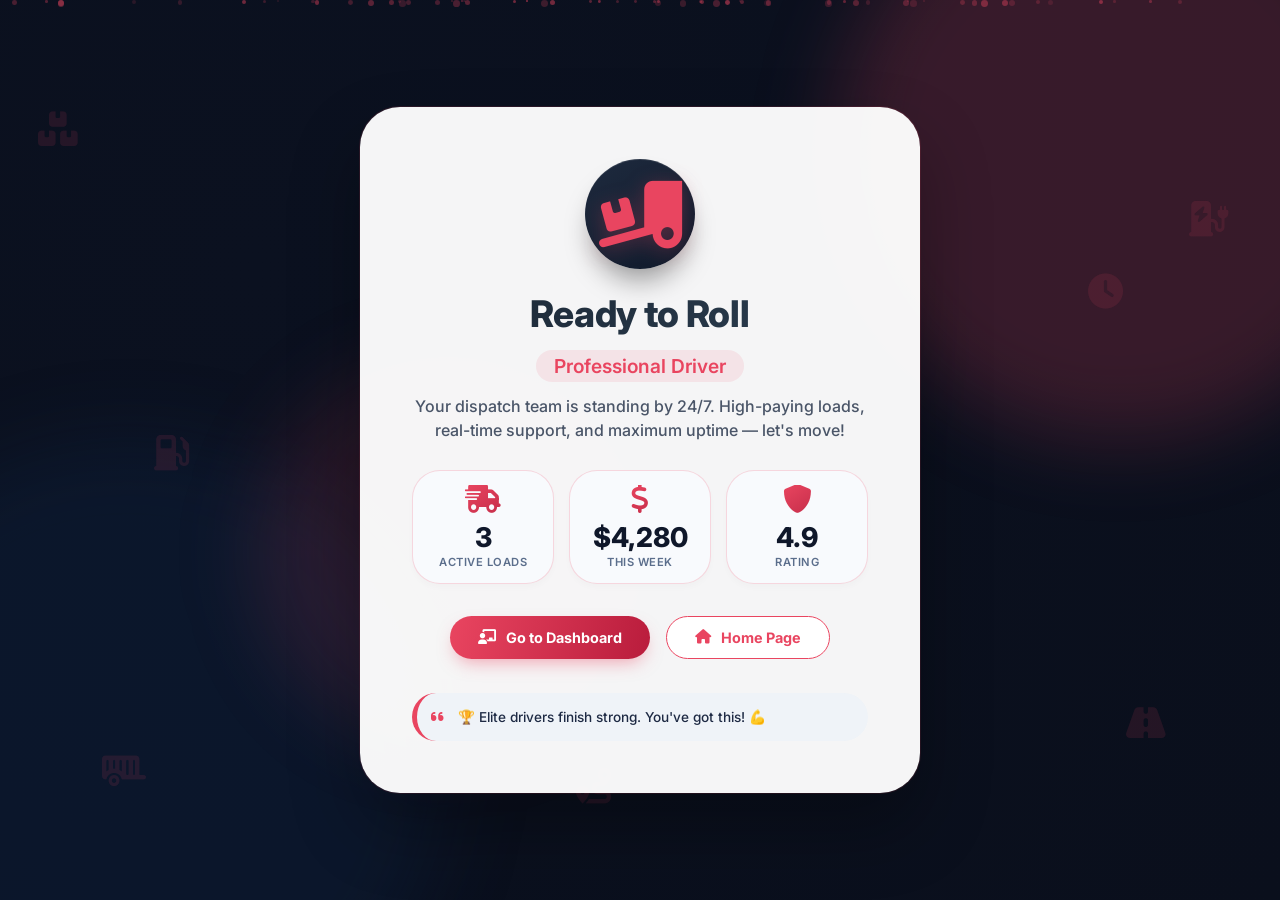
<file: index.html>
<!DOCTYPE html>
<html lang="en">
<head>
    <meta charset="UTF-8">
    <meta name="viewport" content="width=device-width, initial-scale=1.0">
    <meta name="description" content="Professional truck dispatching services - 24/7 load booking, route optimization, and driver support. Maximize your earnings with our expert team.">
    <title>Truck Dispatch Pro | Professional Truck Dispatching Services</title>
    
    <!-- Font Awesome -->
    <link rel="stylesheet" href="https://cdnjs.cloudflare.com/ajax/libs/font-awesome/6.0.0/css/all.min.css">
    
    <!-- Google Fonts -->
    <link href="https://fonts.googleapis.com/css2?family=Poppins:wght@300;400;500;600;700;800&display=swap" rel="stylesheet">
    
    <!-- Custom CSS -->
    <link rel="stylesheet" href="style.css">
    
    <style>
        /* ==================== TOP ANIMATION BAR ==================== */
        .top-animation-bar {
            background: linear-gradient(90deg, #9b59b6, #667eea, #9b59b6);
            color: white;
            padding: 10px 0;
            overflow: hidden;
            position: relative;
            font-size: 0.9rem;
            font-weight: 500;
        }
        
        .marquee-content {
            display: inline-block;
            white-space: nowrap;
            animation: marquee 20s linear infinite;
        }
        
        @keyframes marquee {
            0% { transform: translateX(100%); }
            100% { transform: translateX(-100%); }
        }
        
        .marquee-content i {
            margin: 0 15px;
            color: #ffd700;
        }
        
        .top-animation-bar:hover .marquee-content {
            animation-play-state: paused;
        }
        
        /* Animated Text Style */
        .hero-badge {
            animation: pulse 2s infinite;
        }
        
        @keyframes pulse {
            0%, 100% { transform: scale(1); }
            50% { transform: scale(1.05); }
        }
        
        /* New Company Name Style */
        .company-name {
            font-size: 1.5rem;
            font-weight: 800;
        }
        
        .company-name i {
            color: #9b59b6;
        }
        
        .company-name span {
            background: linear-gradient(135deg, #9b59b6, #667eea);
             background-clip: text;
            -webkit-text-fill-color: transparent;
        }

        /* ==================== NAVIGATION BAR UPDATED - services.html color scheme ==================== */
        .navbar {
            background: #0f172a;
            padding: 1rem 1.5rem;
            position: sticky;
            top: 0;
            z-index: 1000;
            box-shadow: 0 5px 20px rgba(0,0,0,0.1);
            animation: fadeInDown 0.6s ease;
        }
        
        @keyframes fadeInDown {
            from { opacity: 0; transform: translateY(-40px); }
            to { opacity: 1; transform: translateY(0); }
        }
        
        .nav-container {
            max-width: 1280px;
            margin: 0 auto;
            display: flex;
            justify-content: space-between;
            align-items: center;
            flex-wrap: wrap;
        }
        
        .logo {
            display: flex;
            align-items: center;
            gap: 10px;
            font-size: 1.4rem;
            font-weight: 800;
            color: white;
        }
        
        .logo i {
            color: #e94560;
            font-size: 1.7rem;
            transition: transform 0.3s;
        }
        
        .logo:hover i {
            transform: rotate(-5deg) scale(1.1);
        }
        
        .logo span {
            color: white;
        }
        
        .logo .highlight {
            color: #e94560;
        }
        
        .nav-menu {
            display: flex;
            list-style: none;
            gap: 1.8rem;
            align-items: center;
        }
        
        .nav-link {
            color: #e2e8f0;
            text-decoration: none;
            font-weight: 500;
            transition: 0.3s;
            position: relative;
            font-size: 0.95rem;
        }
        
        .nav-link::after {
            content: '';
            position: absolute;
            bottom: -5px;
            left: 0;
            width: 0%;
            height: 2px;
            background: #e94560;
            transition: width 0.3s;
        }
        
        .nav-link:hover::after, .nav-link.active::after {
            width: 100%;
        }
        
        .nav-link:hover, .nav-link.active {
            color: #e94560;
        }
        
        .nav-btn {
            background: linear-gradient(135deg, #e94560, #b91c3c);
            padding: 8px 22px;
            border-radius: 40px;
            color: white;
            font-weight: 600;
            text-decoration: none;
            transition: all 0.3s;
        }
        
        .nav-btn:hover {
            transform: translateY(-3px);
            box-shadow: 0 8px 20px rgba(233,69,96,0.4);
        }
        
        .hamburger {
            display: none;
            font-size: 1.6rem;
            color: white;
            cursor: pointer;
            transition: 0.2s;
        }
        
        .hamburger:hover {
            color: #e94560;
        }
        
        .theme-toggle-header {
            display: flex;
            align-items: center;
        }
        
        .theme-toggle-btn-header {
            background: rgba(255,255,255,0.1);
            border: none;
            color: white;
            width: 40px;
            height: 40px;
            border-radius: 50%;
            cursor: pointer;
            transition: 0.3s;
        }
        
        .theme-toggle-btn-header:hover {
            background: #e94560;
        }

        /* Responsive navbar */
        @media (max-width: 992px) {
            .nav-menu {
                display: none;
                width: 100%;
                flex-direction: column;
                background: #0f172a;
                padding: 25px 20px;
                border-radius: 24px;
                margin-top: 15px;
                gap: 1.2rem;
            }
            .nav-menu.active {
                display: flex;
            }
            .hamburger {
                display: block;
            }
        }
    </style>
</head>
<body>
    <!-- ==================== TOP ANIMATION BAR (NEW) ==================== -->
    <div class="top-animation-bar">
        <div class="marquee-content">
            <i class="fas fa-truck"></i> 🚛 SPECIAL OFFER: First Month FREE for New Drivers! 
            <i class="fas fa-star"></i> ⭐ Highest Paying Loads Guaranteed - $2.80+/mile 
            <i class="fas fa-clock"></i> ⏰ 24/7 Dispatch Support Available Now! 
            <i class="fas fa-dollar-sign"></i> 💰 Weekly Payments - Get Paid Every Friday! 
            <i class="fas fa-headset"></i> 📞 Call Now: (888) 555-0123
        </div>
    </div>
    

    <!-- ==================== NAVIGATION BAR ==================== -->
    <nav class="navbar">
        <div class="nav-container">
            <div class="logo">
                <i class="fas fa-truck-fast"></i>
                <span>Truck<span class="highlight">Dispatch</span>Pro</span>
            </div>
        
            <ul class="nav-menu" id="navMenu">
                <li><a href="index.html" class="nav-link active">Home</a></li>
                <li><a href="about.html" class="nav-link">About</a></li>
                <li><a href="services.html" class="nav-link">Services</a></li>
                <li><a href="pricing.html" class="nav-link">Pricing</a></li>
                <li><a href="contact.html" class="nav-link">Contact</a></li>
                <li><a href="login.html" class="nav-link">Login</a></li>
                <li><a href="register.html" class="nav-btn">Driver Register</a></li>
            </ul>

            <div class="theme-toggle-header">
                <button class="theme-toggle-btn-header" id="themeToggle">
                    <i class="fas fa-moon" id="themeIcon"></i>
                </button>
            </div>
            <div class="hamburger" id="hamburger">
                <i class="fas fa-bars"></i>
            </div>
        </div>
    </nav>
    
    <!-- ==================== HERO SECTION ==================== -->
    <section class="hero">
        <div class="hero-overlay"></div>
        <div class="hero-container">
            <div class="hero-content">
                <div class="hero-badge">
                    <i class="fas fa-certificate"></i>
                    <span>Trusted by 1000+ Drivers Nationwide</span>
                </div>
                <h1 class="hero-title">
                    Your Success <span class="gradient-text">Starts Here</span>
                </h1>
                
                <!-- Professional Quote / Tagline -->
                <div class="animated-text">
                    <i class="fas fa-quote-left"></i> "Where Every Mile Counts, Every Driver Matters" <i class="fas fa-quote-right"></i>
                </div>
                
                <p class="hero-subtitle">
                    We don't just dispatch loads — we build partnerships. Join Truck Dispatch Pro and experience higher earnings, 24/7 support, and complete peace of mind on the road.
                </p>
                <div class="hero-buttons">
                    <button class="btn btn-primary" onclick="location.href='register.html'">
                        <i class="fas fa-user-plus"></i> Join TruckDispatch Pro
                    </button>
                    <button class="btn btn-secondary" onclick="location.href='contact.html'">
                        <i class="fas fa-quote-right"></i> Get Free Consultation
                    </button>
                </div>
                <div class="hero-stats">
                    <div class="stat"><h3>1000+</h3><p>Active Drivers</p></div>
                    <div class="stat"><h3>25K+</h3><p>Loads Dispatched</p></div>
                    <div class="stat"><h3>99%</h3><p>Satisfaction Rate</p></div>
                    <div class="stat"><h3>24/7</h3><p>Support</p></div>
                </div>
            </div>
        </div>
        <video class="video-background" autoplay muted loop playsinline>
            <source src="https://videos.pexels.com/video-files/2103099/2103099-uhd_2560_1440_30fps.mp4" type="video/mp4">
        </video>
    </section>

    <!-- ==================== FEATURES SECTION ==================== -->
    <section class="features">
        <div class="container">
            <div class="section-header">
                <span class="section-tag">Why Choose Elite Dispatch</span>
                <h2>We Put <span class="highlight">Drivers First</span></h2>
                <p>Join hundreds of successful owner-operators who have transformed their trucking business with us</p>
            </div>
            <div class="features-grid">
                <div class="feature-card">
                    <div class="feature-icon"><i class="fas fa-headset"></i></div>
                    <h3>24/7 Live Dispatch Support</h3>
                    <p>Round-the-clock assistance from experienced dispatchers</p>
                </div>
                <div class="feature-card">
                    <div class="feature-icon"><i class="fas fa-chart-line"></i></div>
                    <h3>Premium Rate Negotiation</h3>
                    <p>Average $2.80+ per mile for our drivers</p>
                </div>
                <div class="feature-card">
                    <div class="feature-icon"><i class="fas fa-clock"></i></div>
                    <h3>Same-Week Payments</h3>
                    <p>Get paid within 3-5 days with our fast factoring</p>
                </div>
                <div class="feature-card">
                    <div class="feature-icon"><i class="fas fa-route"></i></div>
                    <h3>Smart Route Planning</h3>
                    <p>Minimize empty miles and maximize profits</p>
                </div>
            </div>
        </div>
    </section>

    <!-- ==================== HOW IT WORKS ==================== -->
    <section class="how-it-works">
        <div class="container">
            <div class="section-header">
                <span class="section-tag">Simple Process</span>
                <h2>Get Started in <span class="highlight">3 Easy Steps</span></h2>
                <p>From registration to your first load in under 24 hours</p>
            </div>
            <div class="steps-grid">
                <div class="step-card">
                    <div class="step-number">01</div>
                    <div class="step-icon"><i class="fas fa-file-signature"></i></div>
                    <h3>Sign Up Free</h3>
                    <p>Complete our simple registration form with your truck details</p>
                </div>
                <div class="step-card">
                    <div class="step-number">02</div>
                    <div class="step-icon"><i class="fas fa-search-dollar"></i></div>
                    <h3>Get Matched Instantly</h3>
                    <p>Our AI system finds the highest paying loads for your route</p>
                </div>
                <div class="step-card">
                    <div class="step-number">03</div>
                    <div class="step-icon"><i class="fas fa-hand-holding-usd"></i></div>
                    <h3>Drive & Earn More</h3>
                    <p>Accept loads, deliver safely, and watch your revenue grow</p>
                </div>
            </div>
        </div>
    </section>

    <!-- ==================== SERVICES PREVIEW ==================== -->
    <section class="services-preview">
        <div class="container">
            <div class="section-header">
                <span class="section-tag">What We Offer</span>
                <h2>Our <span class="highlight">Premium Services</span></h2>
                <p>Comprehensive dispatch solutions for every truck type</p>
            </div>
            <div class="services-grid">
                <div class="service-card">
                    <i class="fas fa-truck-loading"></i>
                    <h3>Load Booking</h3>
                    <p>Premium loads from DAT, Truckstop & direct shippers</p>
                </div>
                <div class="service-card">
                    <i class="fas fa-file-invoice-dollar"></i>
                    <h3>Rate Negotiation</h3>
                    <p>Get $2.80+ per mile average rates</p>
                </div>
                <div class="service-card">
                    <i class="fas fa-map-marked-alt"></i>
                    <h3>GPS Tracking</h3>
                    <p>Real-time load tracking for peace of mind</p>
                </div>
                <div class="service-card">
                    <i class="fas fa-file-alt"></i>
                    <h3>Paperwork</h3>
                    <p>Complete documentation & invoice management</p>
                </div>
            </div>
            <div class="text-center">
                <button class="btn btn-outline" onclick="location.href='services.html'">
                    View All Services <i class="fas fa-arrow-right"></i>
                </button>
            </div>
        </div>
    </section>

        <!-- ==================== TESTIMONIALS SECTION ==================== -->
    <style>
        .testimonials {
            padding: 80px 20px;
            background: #f8fafc;
            text-align: center;
        }
        .testimonials .section-header {
            margin-bottom: 50px;
        }
        .testimonials .section-tag {
            background: #e94560;
            color: white;
            padding: 5px 15px;
            border-radius: 50px;
            font-size: 0.8rem;
            display: inline-block;
            margin-bottom: 15px;
        }
        .testimonials h2 {
            font-size: 2rem;
            margin-bottom: 10px;
        }
        .testimonials .highlight {
            color: #e94560;
        }
        .testimonials-grid {
            display: flex;
            flex-wrap: wrap;
            justify-content: center;
            gap: 25px;
            max-width: 1100px;
            margin: 0 auto;
        }
        .testimonial-card {
            flex: 1;
            min-width: 280px;
            background: white;
            padding: 25px;
            border-radius: 20px;
            box-shadow: 0 5px 15px rgba(0,0,0,0.05);
            text-align: left;
        }
        .testimonial-card i.fa-quote-left {
            font-size: 2rem;
            color: #e94560;
            opacity: 0.4;
            margin-bottom: 15px;
        }
        .testimonial-card p {
            font-size: 0.9rem;
            color: #334155;
            line-height: 1.6;
            margin-bottom: 20px;
        }
        .testimonial-card h4 {
            font-size: 1rem;
            font-weight: 700;
            margin-bottom: 4px;
        }
        .testimonial-card h4 + p {
            font-size: 0.75rem;
            color: #64748b;
            margin-bottom: 10px;
        }
        .stars i {
            color: #fbbf24;
            font-size: 0.8rem;
        }
        @media (max-width: 768px) {
            .testimonials-grid {
                flex-direction: column;
                align-items: center;
            }
        }
    </style>

    <section class="testimonials">
        <div class="container">
            <div class="section-header">
                <span class="section-tag">Driver Reviews</span>
                <h2>What Our <span class="highlight">Drivers Say</span></h2>
                <p>Real stories from real truckers who made the switch</p>
            </div>
            <div class="testimonials-grid">
                <div class="testimonial-card">
                    <i class="fas fa-quote-left"></i>
                    <p>"Best decision I ever made! My weekly revenue increased by 50% in just 2 months."</p>
                    <h4>Mike Johnson</h4>
                    <p>Owner Operator</p>
                    <div class="stars">
                        <i class="fas fa-star"></i><i class="fas fa-star"></i><i class="fas fa-star"></i><i class="fas fa-star"></i><i class="fas fa-star"></i>
                    </div>
                </div>
                <div class="testimonial-card">
                    <i class="fas fa-quote-left"></i>
                    <p>"24/7 support is a game changer. Had an issue at 2 AM and they resolved it in 10 minutes!"</p>
                    <h4>Sarah Williams</h4>
                    <p>Fleet Owner</p>
                    <div class="stars">
                        <i class="fas fa-star"></i><i class="fas fa-star"></i><i class="fas fa-star"></i><i class="fas fa-star"></i><i class="fas fa-star"></i>
                    </div>
                </div>
                <div class="testimonial-card">
                    <i class="fas fa-quote-left"></i>
                    <p>"Their rate negotiation skills are unmatched. Best in the business! Highly recommend."</p>
                    <h4>David Chen</h4>
                    <p>Independent Driver</p>
                    <div class="stars">
                        <i class="fas fa-star"></i><i class="fas fa-star"></i><i class="fas fa-star"></i><i class="fas fa-star"></i><i class="fas fa-star-half-alt"></i>
                    </div>
                </div>
            </div>
        </div>
    </section>

    <!-- ==================== CTA SECTION ==================== -->
    <section class="cta-section">
        <div class="cta-overlay"></div>
        <div class="container">
            <div class="cta-content">
                <h2>Ready to Take Your Earnings to the Next Level?</h2>
                <p>Join 1000+ successful drivers who have increased their revenue by 40-60% with Elite Dispatch</p>
                <div class="cta-buttons">
                    <button class="btn btn-primary btn-large" onclick="location.href='register.html'">
                        Register Your Truck <i class="fas fa-arrow-right"></i>
                    </button>
                    <button class="btn btn-outline-white" onclick="location.href='contact.html'">
                        Schedule a Call
                    </button>
                </div>
            </div>
        </div>
    </section>

    <!-- ==================== NEWSLETTER SECTION ==================== -->
    <section class="newsletter">
        <div class="container">
            <div class="newsletter-content">
                <h3>📧 Get Load Updates Weekly</h3>
                <p>Subscribe to receive the best load opportunities in your area</p>
                <form class="newsletter-form" id="newsletterForm">
                    <input type="email" id="newsletterEmail" placeholder="Enter your email address" required>
                    <button type="submit">Subscribe <i class="fas fa-paper-plane"></i></button>
                </form>
            </div>
        </div>
    </section>

    <!-- ==================== TRUST BADGES ==================== -->
    <section class="trust-badges">
        <div class="container">
            <div class="badges-container">
                <div class="badge"><i class="fas fa-shield-alt"></i><span>100% Secure & Safe</span></div>
                <div class="badge"><i class="fas fa-lock"></i><span>Data Protected</span></div>
                <div class="badge"><i class="fas fa-credit-card"></i><span>Fast Payments</span></div>
                <div class="badge"><i class="fas fa-certificate"></i><span>Licensed & Insured</span></div>
                <div class="badge"><i class="fas fa-star"></i><span>4.9/5 Driver Rating</span></div>
            </div>
        </div>
    </section><!-- ==================== AI LOAD RATE PREDICTOR ==================== -->
    <section class="ai-rate-predictor">
        <div class="container">
            <div class="ai-card">
                <div class="ai-card-header">
                    <i class="fas fa-chart-line"></i>
                    <div>
                        <h3>AI Load Rate Predictor</h3>
                        <p>Get real-time rate predictions based on market data</p>
                    </div>
                </div>
                <div class="ai-card-body">
                    <div class="predictor-form">
                        <div class="form-group">
                            <label><i class="fas fa-map-marker-alt"></i> Origin (City, State)</label>
                            <input type="text" id="origin" placeholder="e.g., Dallas, TX">
                        </div>
                        <div class="form-group">
                            <label><i class="fas fa-map-marker-alt"></i> Destination (City, State)</label>
                            <input type="text" id="destination" placeholder="e.g., Chicago, IL">
                        </div>
                        <div class="form-group">
                            <label><i class="fas fa-truck"></i> Truck Type</label>
                            <select id="truckTypeAI">
                                <option value="dryvan">Dry Van</option>
                                <option value="reefer">Reefer (Refrigerated)</option>
                                <option value="flatbed">Flatbed</option>
                                <option value="hotshot">Hot Shot</option>
                            </select>
                        </div>
                        <div class="form-group">
                            <label><i class="fas fa-ruler-combined"></i> Distance (miles)</label>
                            <input type="number" id="distance" placeholder="e.g., 800">
                        </div>
                        <button class="btn-ai-predict" id="predictRateBtn">
                            <i class="fas fa-robot"></i> AI Predict Rate
                        </button>
                    </div>
                    <div class="prediction-result" id="predictionResult" style="display: none;">
                        <div class="result-header"><i class="fas fa-chart-simple"></i><h4>🤖 AI Rate Prediction</h4></div>
                        <div class="result-rate"><span class="label">Predicted Rate Per Mile</span><span class="value" id="predictedRate">$0.00</span></div>
                        <div class="result-total"><span class="label">Total Load Value</span><span class="value" id="totalValue">$0</span></div>
                        <div class="result-confidence"><i class="fas fa-chart-line"></i><span>AI Confidence: <strong id="confidenceScore">0%</strong></span></div>
                    </div>
                </div>
            </div>
        </div>
    </section>

    <!-- ==================== AI ROUTE OPTIMIZER ==================== -->
    <section class="ai-route-optimizer">
        <div class="container">
            <div class="ai-card">
                <div class="ai-card-header">
                    <i class="fas fa-route"></i>
                    <div>
                        <h3>AI Route Optimizer</h3>
                        <p>Smart route planning to save fuel and time</p>
                    </div>
                </div>
                <div class="ai-card-body">
                    <div class="optimizer-form">
                        <div class="form-group"><label><i class="fas fa-flag-checkered"></i> Start Location</label><input type="text" id="startLocation" placeholder="e.g., Los Angeles, CA"></div>
                        <div class="form-group"><label><i class="fas fa-flag-checkered"></i> End Location</label><input type="text" id="endLocation" placeholder="e.g., New York, NY"></div>
                        <div class="form-group"><label><i class="fas fa-gas-pump"></i> Truck MPG</label><input type="number" id="mpg" placeholder="e.g., 7" value="7"></div>
                        <div class="form-group"><label><i class="fas fa-dollar-sign"></i> Fuel Price ($/gallon)</label><input type="number" id="fuelPrice" placeholder="e.g., 4.50" value="4.50" step="0.10"></div>
                        <button class="btn-ai-optimize" id="optimizeRouteBtn"><i class="fas fa-microchip"></i> AI Optimize Route</button>
                    </div>
                    <div class="optimization-result" id="optimizationResult" style="display: none;">
                        <div class="result-card"><h4><i class="fas fa-road"></i> 🗺️ Optimized Route</h4><p id="optimizedRoute">-</p></div>
                        <div class="result-stats">
                            <div class="stat"><i class="fas fa-clock"></i><span>Est. Time</span><strong id="estTime">-</strong></div>
                            <div class="stat"><i class="fas fa-gas-pump"></i><span>Fuel Cost</span><strong id="fuelCost">-</strong></div>
                            <div class="stat"><i class="fas fa-leaf"></i><span>Fuel Saved</span><strong id="fuelSaved">-</strong></div>
                        </div>
                    </div>
                </div>
            </div>
        </div>
    </section>

    <!-- ==================== FOOTER ==================== -->
    <footer class="footer">
        <div class="container">
            <div class="footer-grid">
                <div class="footer-about">
                    <div class="footer-logo"><i class="fas fa-truck-fast"></i><span>Truck<span>Dispatch</span>Pro</span></div>
                    <p>Professional truck dispatching services helping owner-operators maximize revenue with highest paying loads across USA.</p>
                    <div class="social-links">
                        <a href="https://www.facebook.com/people/Elite-Dispatch/61573088123456/" target="_blank"><i class="fab fa-facebook-f"></i></a>
                        <a href="https://twitter.com/EliteDispatch" target="_blank"><i class="fab fa-twitter"></i></a>
                        <a href="https://www.linkedin.com/company/elite-dispatch" target="_blank"><i class="fab fa-linkedin-in"></i></a>
                        <a href="https://www.instagram.com/elite.dispatch/" target="_blank"><i class="fab fa-instagram"></i></a>
                    </div>
                </div>
                <div class="footer-links">
                    <h4>Quick Links</h4>
                    <ul>
                        <li><a href="index.html">Home</a></li>
                        <li><a href="about.html">About Us</a></li>
                        <li><a href="services.html">Services</a></li>
                        <li><a href="pricing.html">Pricing</a></li>
                        <li><a href="contact.html">Contact</a></li>
                    </ul>
                </div>
                <div class="footer-links">
                    <h4>Driver Resources</h4>
                    <ul>
                        <li><a href="register.html">Driver Registration</a></li>
                        <li><a href="login.html">Driver Login</a></li>
                        <li><a href="#">Load Board</a></li>
                        <li><a href="#">Rate Calculator</a></li>
                    </ul>
                </div>
                <div class="footer-contact">
                    <h4>Contact Info</h4>
                    <ul>
                        <li><i class="fas fa-phone"></i> +1 (888) 555-0123</li>
                        <li><i class="fas fa-envelope"></i> support@truckdispatchpro.com</li>
                        <li><i class="fas fa-clock"></i> 24/7 Available</li>
                        <li><i class="fas fa-map-marker-alt"></i> Dallas, Texas</li>
                    </ul>
                </div>
            </div>
            <div class="footer-bottom">
                <p>&copy; 2026 TruckDispatch Pro. All rights reserved. | <a href="#">Privacy Policy</a> | <a href="#">Terms of Service</a></p>
            </div>
        </div>
    </footer>

    <!-- ==================== FLOATING BUTTONS ==================== -->
    <div class="floating-buttons">
        <div class="floating-btn btn-call" onclick="window.location.href='tel:+18885550123'">
            <i class="fas fa-phone-alt"></i>
        </div>
        <div class="floating-btn btn-email" onclick="window.location.href='contact.html'">
            <i class="fas fa-envelope"></i>
        </div>
    </div>

    <!-- ==================== COOKIE CONSENT ==================== -->
    <div class="cookie-consent" id="cookieConsent">
        <div class="cookie-text"><p>🍪 We use cookies to improve your experience.</p></div>
        <div class="cookie-buttons">
            <button class="cookie-btn cookie-accept" onclick="acceptCookies()">Accept</button>
            <button class="cookie-btn cookie-decline" onclick="declineCookies()">Decline</button>
        </div>
    </div>

    <script src="script.js"></script>
    
    <!-- ==================== AI CHATBOT WIDGET ==================== -->
    <div class="ai-chatbot" id="aiChatbot">
        <div class="chatbot-button" id="chatbotButton">
            <i class="fas fa-robot"></i>
            <span class="pulse-dot"></span>
        </div>
        <div class="chatbot-window" id="chatbotWindow">
            <div class="chatbot-header">
                <div class="chatbot-header-info">
                    <i class="fas fa-brain"></i>
                    <div>
                        <h4>TruckDispatch Pro AI Assistant</h4>
                        <p>Online | Ready to help</p>
                    </div>
                </div>
                <button class="chatbot-close" id="chatbotClose">&times;</button>
            </div>
            <div class="chatbot-messages" id="chatbotMessages">
                <div class="ai-message">
                    <div class="ai-avatar"><i class="fas fa-robot"></i></div>
                    <div class="message-content">
                        <p>Hello! 👋 I'm your Truck Dispatch Pro AI Assistant. How can I help you today?</p>
                        <div class="quick-actions">
                            <button onclick="askAI('load rates')">📊 Load Rates</button>
                            <button onclick="askAI('register truck')">🚛 Register Truck</button>
                            <button onclick="askAI('pricing')">💰 Pricing</button>
                            <button onclick="askAI('contact support')">📞 Contact</button>
                        </div>
                    </div>
                </div>
            </div>
            <div class="chatbot-input">
                <input type="text" id="chatbotInput" placeholder="Ask me anything...">
                <button id="chatbotSend"><i class="fas fa-paper-plane"></i></button>
            </div>
        </div>
    </div>

   
    <script src="script.js"></script>
</body>
<script>
    if (sessionStorage.getItem('welcomeShown') === null) {
        sessionStorage.setItem('welcomeShown', 'true');
        window.location.href = 'welcome.html';
    }

    // Mobile menu toggle
    const hamburger = document.getElementById('hamburger');
    const navMenu = document.getElementById('navMenu');
    if(hamburger) {
        hamburger.addEventListener('click', () => navMenu.classList.toggle('active'));
        document.querySelectorAll('.nav-link').forEach(link => link.addEventListener('click', () => navMenu.classList.remove('active')));
    }
</script>
</html>
</file>
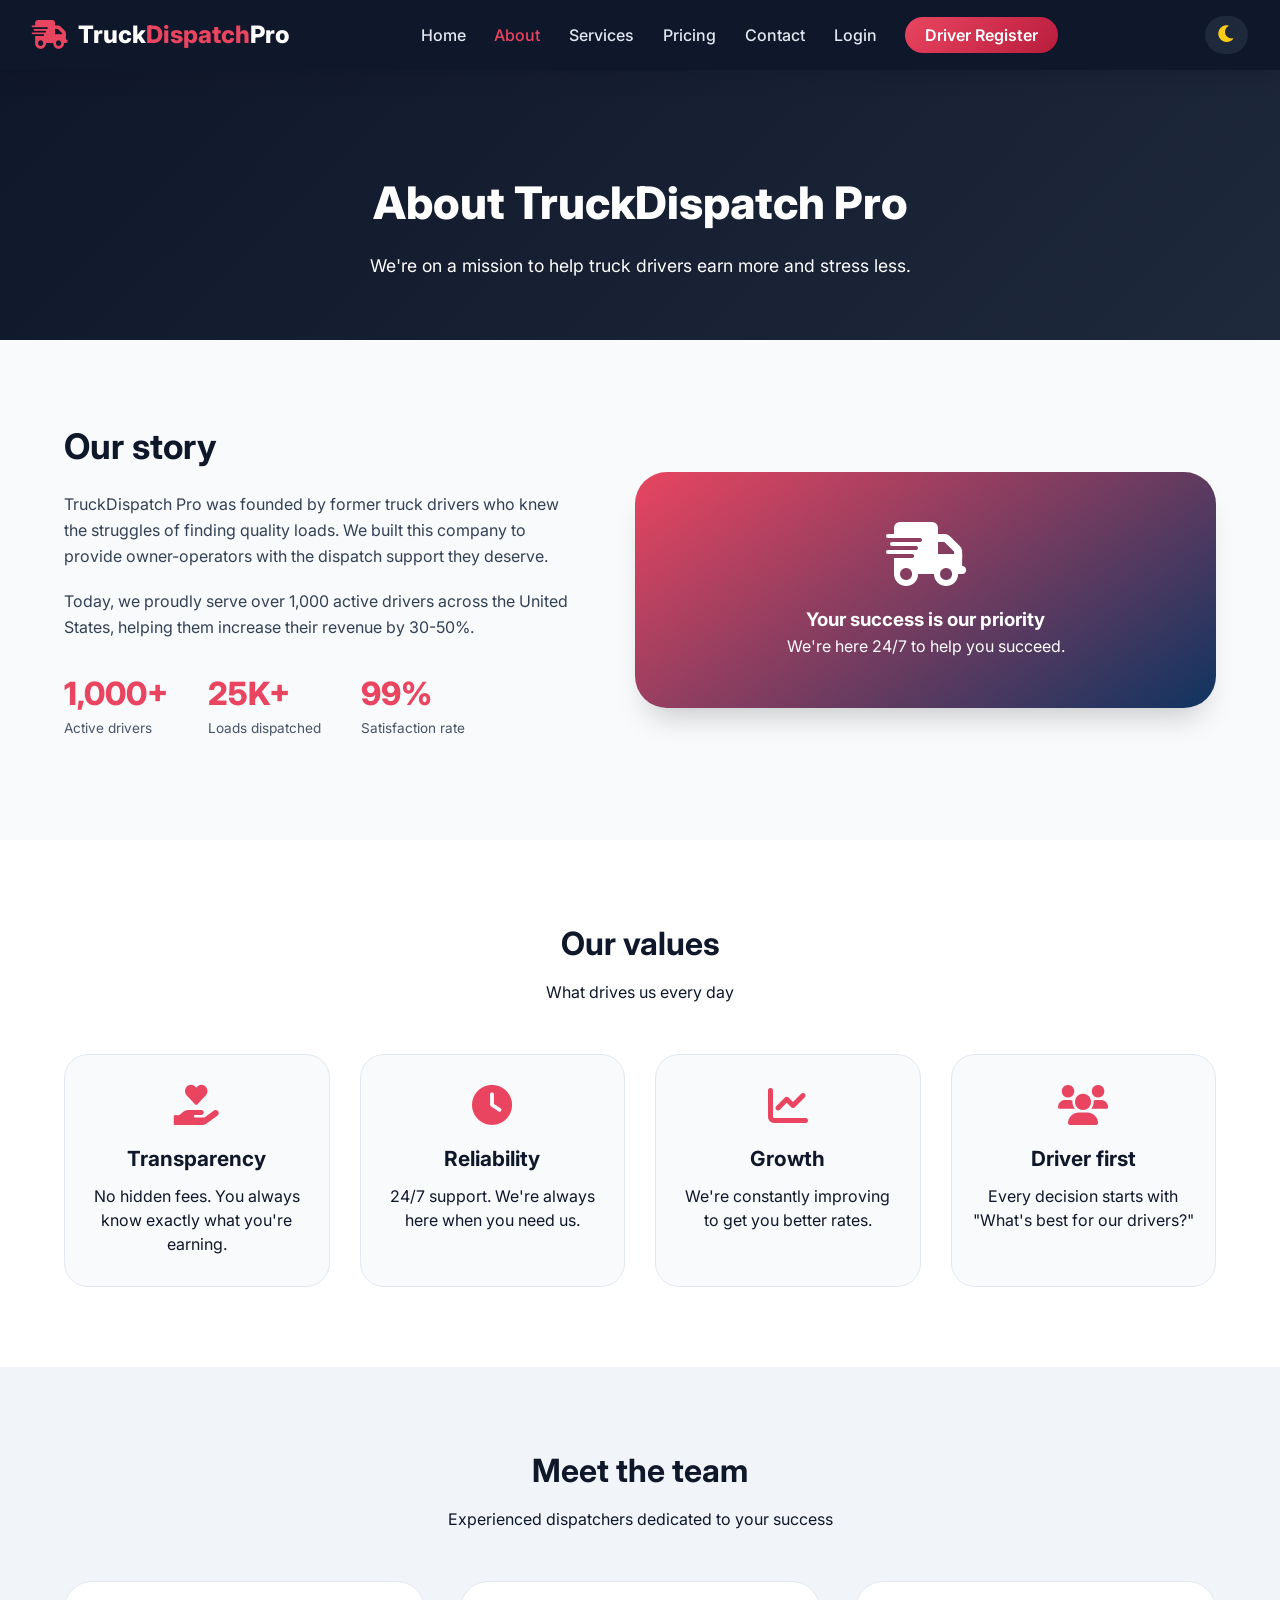
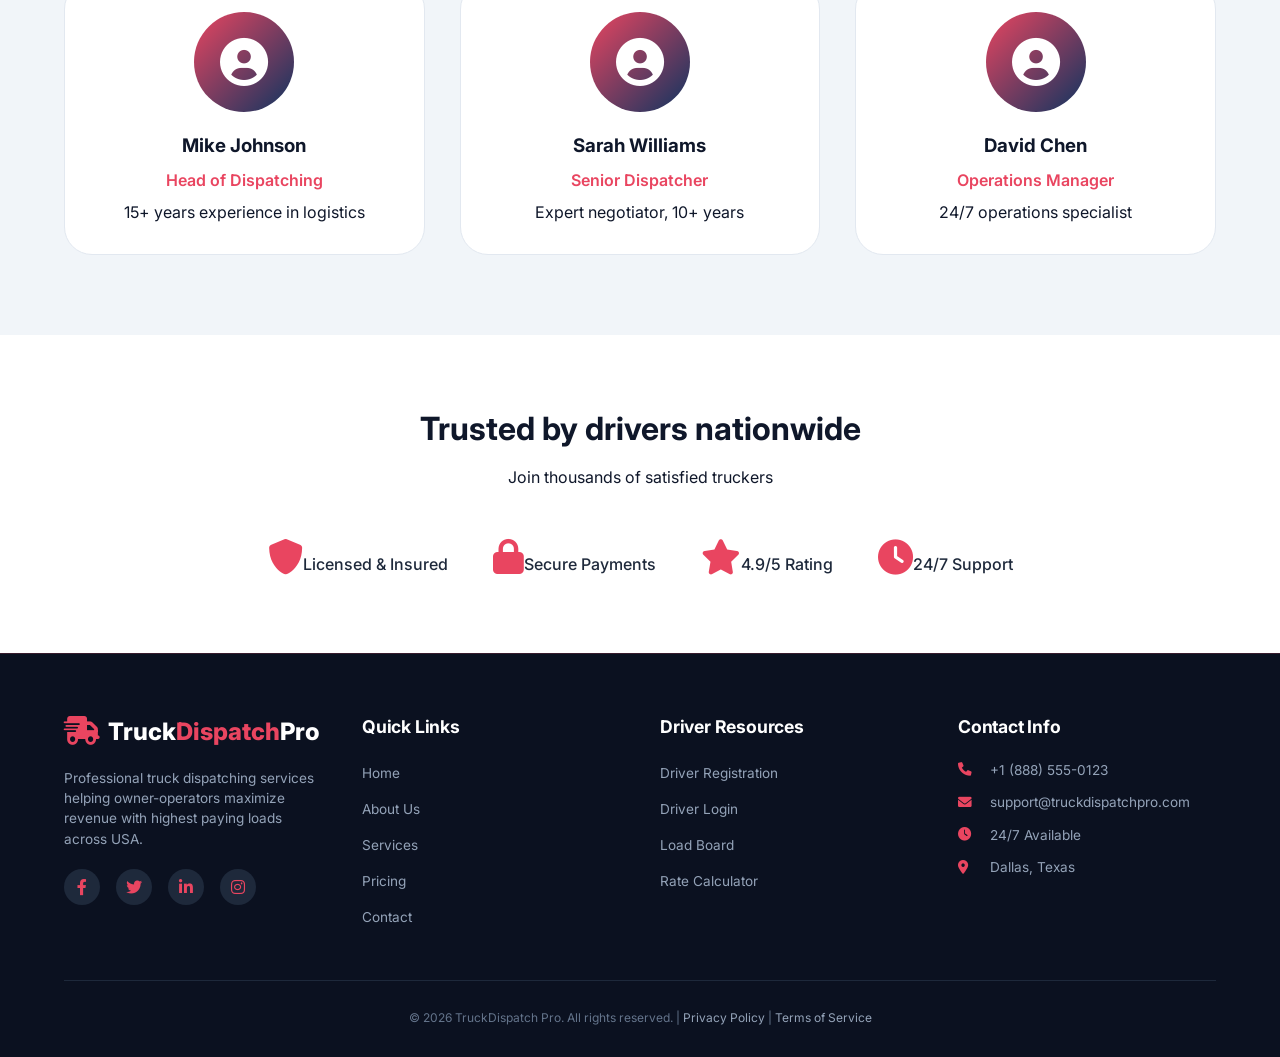
<file: about.html>
<!DOCTYPE html>
<html lang="en">
<head>
    <meta charset="UTF-8">
    <meta name="viewport" content="width=device-width, initial-scale=1.0, viewport-fit=cover">
    <title>About Us | TruckDispatch Pro</title>
    <link rel="stylesheet" href="https://cdnjs.cloudflare.com/ajax/libs/font-awesome/6.0.0/css/all.min.css">
    <link href="https://fonts.googleapis.com/css2?family=Inter:opsz,wght@14..32,300;14..32,400;14..32,500;14..32,600;14..32,700;14..32,800&display=swap" rel="stylesheet">
    <style>
        /* ==================== GLOBAL RESET & BASE ==================== */
        * {
            margin: 0;
            padding: 0;
            box-sizing: border-box;
        }

        body {
            font-family: 'Inter', sans-serif;
            background: #f8fafc;
            color: #0f172a;
            line-height: 1.5;
            display: flex;
            flex-direction: column;
            min-height: 100vh;
        }

        /* ==================== NAVBAR (consistent with site) ==================== */
        .navbar {
            background: #0f172a;
            padding: 1rem 2rem;
            position: sticky;
            top: 0;
            z-index: 1000;
            box-shadow: 0 8px 20px rgba(0,0,0,0.1);
        }
        .nav-container {
            max-width: 1280px;
            margin: 0 auto;
            display: flex;
            justify-content: space-between;
            align-items: center;
            flex-wrap: wrap;
        }
        .logo {
            display: flex;
            align-items: center;
            gap: 10px;
            font-size: 1.5rem;
            font-weight: 800;
            color: white;
        }
        .logo i {
            color: #e94560;
            font-size: 1.8rem;
        }
        .logo span {
            color: white;
        }
        .logo .highlight {
            color: #e94560;
        }
        .nav-menu {
            display: flex;
            list-style: none;
            gap: 1.8rem;
            align-items: center;
            flex-wrap: wrap;
        }
        .nav-link {
            color: #e2e8f0;
            text-decoration: none;
            font-weight: 500;
            transition: 0.2s;
        }
        .nav-link:hover, .nav-link.active {
            color: #e94560;
        }
        .nav-btn {
            background: linear-gradient(135deg, #e94560, #b91c3c);
            padding: 8px 20px;
            border-radius: 40px;
            color: white;
            font-weight: 600;
            text-decoration: none;
            transition: 0.2s;
        }
        .nav-btn:hover {
            transform: translateY(-2px);
            box-shadow: 0 5px 12px rgba(233,69,96,0.4);
        }
        .theme-toggle-header {
            margin-left: 1rem;
        }
        .theme-toggle-btn-header {
            background: #1e293b;
            border: none;
            color: #facc15;
            font-size: 1.2rem;
            padding: 8px 12px;
            border-radius: 50px;
            cursor: pointer;
        }
        .hamburger {
            display: none;
            font-size: 1.6rem;
            color: white;
            cursor: pointer;
        }

        /* ==================== ABOUT PAGE SPECIFIC ==================== */
        .about-header {
            text-align: center;
            padding: 100px 24px 60px;
            background: linear-gradient(135deg, #0f172a 0%, #1e293b 100%);
            color: white;
            position: relative;
            overflow: hidden;
        }
        .about-header h1 {
            font-size: 2.8rem;
            font-weight: 800;
            margin-bottom: 16px;
            animation: fadeInDown 0.8s ease;
        }
        .about-header p {
            font-size: 1.1rem;
            opacity: 0.9;
            max-width: 600px;
            margin: 0 auto;
            animation: fadeInUp 0.8s ease 0.2s both;
        }
        @keyframes fadeInDown {
            from { opacity: 0; transform: translateY(-30px);}
            to { opacity: 1; transform: translateY(0);}
        }
        @keyframes fadeInUp {
            from { opacity: 0; transform: translateY(30px);}
            to { opacity: 1; transform: translateY(0);}
        }

        .container {
            max-width: 1200px;
            margin: 0 auto;
            padding: 0 24px;
        }

        .story-section {
            padding: 80px 0;
            display: flex;
            flex-wrap: wrap;
            gap: 50px;
            align-items: center;
        }
        .story-content {
            flex: 1;
        }
        .story-content h2 {
            font-size: 2.2rem;
            font-weight: 700;
            color: #0f172a;
            margin-bottom: 20px;
        }
        .story-content p {
            color: #334155;
            line-height: 1.6;
            margin-bottom: 20px;
        }
        .story-stats {
            display: flex;
            gap: 40px;
            margin-top: 30px;
            flex-wrap: wrap;
        }
        .stat-item h3 {
            font-size: 2rem;
            font-weight: 800;
            color: #e94560;
        }
        .stat-item p {
            font-size: 0.85rem;
            color: #475569;
        }
        .story-image {
            flex: 1;
            background: linear-gradient(145deg, #e94560, #0f3460);
            border-radius: 32px;
            padding: 50px 30px;
            text-align: center;
            color: white;
            box-shadow: 0 20px 30px -12px rgba(0,0,0,0.2);
        }
        .story-image i {
            font-size: 4rem;
            margin-bottom: 20px;
            animation: softBounce 3s infinite;
        }
        @keyframes softBounce {
            0%,100%{ transform: translateY(0);}
            50%{ transform: translateY(-8px);}
        }

        .values-section {
            background: white;
            padding: 80px 0;
        }
        .section-title {
            text-align: center;
            margin-bottom: 50px;
        }
        .section-title h2 {
            font-size: 2rem;
            font-weight: 700;
            margin-bottom: 12px;
        }
        .values-grid {
            display: grid;
            grid-template-columns: repeat(auto-fit, minmax(250px, 1fr));
            gap: 30px;
        }
        .value-card {
            background: #f8fafc;
            border-radius: 24px;
            padding: 30px 20px;
            text-align: center;
            transition: 0.25s ease;
            border: 1px solid #e2e8f0;
        }
        .value-card:hover {
            transform: translateY(-6px);
            border-color: #e94560;
            box-shadow: 0 15px 30px -12px rgba(233,69,96,0.2);
        }
        .value-card i {
            font-size: 2.5rem;
            color: #e94560;
            margin-bottom: 18px;
        }
        .value-card h3 {
            font-size: 1.3rem;
            font-weight: 700;
            margin-bottom: 10px;
        }

        .team-section {
            padding: 80px 0;
            background: #f1f5f9;
        }
        .team-grid {
            display: grid;
            grid-template-columns: repeat(auto-fit, minmax(260px, 1fr));
            gap: 35px;
        }
        .team-card {
            background: white;
            border-radius: 28px;
            padding: 30px 20px;
            text-align: center;
            transition: 0.25s;
            border: 1px solid #e2e8f0;
        }
        .team-card:hover {
            transform: translateY(-5px);
            border-color: #e94560;
        }
        .team-avatar {
            width: 100px;
            height: 100px;
            background: linear-gradient(135deg, #e94560, #0f3460);
            border-radius: 50%;
            display: flex;
            align-items: center;
            justify-content: center;
            margin: 0 auto 20px;
        }
        .team-avatar i {
            font-size: 3rem;
            color: white;
        }
        .team-card .role {
            color: #e94560;
            font-weight: 600;
            margin: 8px 0;
        }

        .trust-section {
            padding: 70px 0;
            background: white;
            text-align: center;
        }
        .trust-badges {
            display: flex;
            flex-wrap: wrap;
            justify-content: center;
            gap: 45px;
            margin-top: 35px;
        }
        .trust-badge i {
            font-size: 2.2rem;
            color: #e94560;
            margin-bottom: 8px;
        }
        .trust-badge span {
            font-weight: 500;
            color: #1e293b;
        }

        /* ==================== FOOTER (FIXED & PROFESSIONAL) ==================== */
        .footer {
            background: #0b1120;
            color: #cbd5e1;
            padding: 60px 0 30px;
            margin-top: auto;
            border-top: 1px solid rgba(233,69,96,0.2);
        }
        .footer-grid {
            display: grid;
            grid-template-columns: repeat(auto-fit, minmax(220px, 1fr));
            gap: 40px;
            margin-bottom: 40px;
        }
        .footer-about .footer-logo {
            display: flex;
            align-items: center;
            gap: 8px;
            font-size: 1.5rem;
            font-weight: 800;
            margin-bottom: 18px;
            color: white;
        }
        .footer-about .footer-logo i {
            color: #e94560;
            font-size: 1.8rem;
        }
        .footer-about .footer-logo span:first-child {
            color: white;
        }
        .footer-about p {
            font-size: 0.85rem;
            line-height: 1.5;
            margin-bottom: 20px;
            color: #94a3b8;
        }
        .social-links {
            display: flex;
            gap: 16px;
        }
        .social-links a {
            background: #1e293b;
            width: 36px;
            height: 36px;
            border-radius: 50%;
            display: inline-flex;
            align-items: center;
            justify-content: center;
            color: #e94560;
            transition: 0.2s;
            text-decoration: none;
        }
        .social-links a:hover {
            background: #e94560;
            color: white;
            transform: translateY(-3px);
        }
        .footer-links h4, .footer-contact h4 {
            font-size: 1.1rem;
            font-weight: 700;
            margin-bottom: 20px;
            color: white;
            letter-spacing: -0.2px;
        }
        .footer-links ul, .footer-contact ul {
            list-style: none;
        }
        .footer-links li, .footer-contact li {
            margin-bottom: 12px;
        }
        .footer-links a {
            color: #94a3b8;
            text-decoration: none;
            font-size: 0.85rem;
            transition: 0.2s;
        }
        .footer-links a:hover {
            color: #e94560;
            padding-left: 4px;
        }
        .footer-contact li {
            display: flex;
            align-items: center;
            gap: 12px;
            font-size: 0.85rem;
            color: #94a3b8;
        }
        .footer-contact i {
            width: 20px;
            color: #e94560;
        }
        .footer-bottom {
            border-top: 1px solid #1e293b;
            padding-top: 28px;
            text-align: center;
            font-size: 0.75rem;
            color: #64748b;
        }
        .footer-bottom a {
            color: #94a3b8;
            text-decoration: none;
        }
        .footer-bottom a:hover {
            color: #e94560;
        }

        /* ==================== RESPONSIVE ==================== */
        @media (max-width: 900px) {
            .nav-menu {
                display: none;
                width: 100%;
                flex-direction: column;
                background: #0f172a;
                padding: 20px 0;
                margin-top: 15px;
                gap: 1rem;
            }
            .nav-menu.active {
                display: flex;
            }
            .hamburger {
                display: block;
            }
            .navbar {
                padding: 1rem;
            }
        }
        @media (max-width: 768px) {
            .about-header h1 { font-size: 2rem; }
            .story-section { flex-direction: column; text-align: center; }
            .story-stats { justify-content: center; }
            .values-grid, .team-grid { grid-template-columns: 1fr; }
            .footer-grid { gap: 30px; }
            .trust-badges { gap: 25px; }
        }
        @media (max-width: 480px) {
            .story-stats { flex-direction: column; align-items: center; gap: 20px; }
            .stat-item { width: 100%; }
            .footer-contact li { flex-wrap: wrap; }
        }
    </style>
</head>
<body>

    <!-- NAVBAR (exactly matching website style) -->
    <nav class="navbar">
        <div class="nav-container">
            <div class="logo">
                <i class="fas fa-truck-fast"></i>
                <span>Truck<span class="highlight">Dispatch</span>Pro</span>
            </div>
            <ul class="nav-menu" id="navMenu">
                <li><a href="index.html" class="nav-link">Home</a></li>
                <li><a href="about.html" class="nav-link active">About</a></li>
                <li><a href="services.html" class="nav-link">Services</a></li>
                <li><a href="pricing.html" class="nav-link">Pricing</a></li>
                <li><a href="contact.html" class="nav-link">Contact</a></li>
                <li><a href="login.html" class="nav-link">Login</a></li>
                <li><a href="register.html" class="nav-btn">Driver Register</a></li>
            </ul>
            <div class="theme-toggle-header">
                <button class="theme-toggle-btn-header" id="themeToggle" aria-label="Dark mode toggle">
                    <i class="fas fa-moon" id="themeIcon"></i>
                </button>
            </div>
            <div class="hamburger" id="hamburger">
                <i class="fas fa-bars"></i>
            </div>
        </div>
    </nav>

    <!-- ABOUT HEADER -->
    <div class="about-header">
        <h1>About TruckDispatch Pro</h1>
        <p>We're on a mission to help truck drivers earn more and stress less.</p>
    </div>

    <!-- STORY SECTION -->
    <div class="container">
        <div class="story-section">
            <div class="story-content">
                <h2>Our story</h2>
                <p>TruckDispatch Pro was founded by former truck drivers who knew the struggles of finding quality loads. We built this company to provide owner-operators with the dispatch support they deserve.</p>
                <p>Today, we proudly serve over 1,000 active drivers across the United States, helping them increase their revenue by 30-50%.</p>
                <div class="story-stats">
                    <div class="stat-item"><h3>1,000+</h3><p>Active drivers</p></div>
                    <div class="stat-item"><h3>25K+</h3><p>Loads dispatched</p></div>
                    <div class="stat-item"><h3>99%</h3><p>Satisfaction rate</p></div>
                </div>
            </div>
            <div class="story-image">
                <i class="fas fa-truck-fast"></i>
                <h3>Your success is our priority</h3>
                <p>We're here 24/7 to help you succeed.</p>
            </div>
        </div>
    </div>

    <!-- VALUES SECTION -->
    <div class="values-section">
        <div class="container">
            <div class="section-title"><h2>Our values</h2><p>What drives us every day</p></div>
            <div class="values-grid">
                <div class="value-card"><i class="fas fa-hand-holding-heart"></i><h3>Transparency</h3><p>No hidden fees. You always know exactly what you're earning.</p></div>
                <div class="value-card"><i class="fas fa-clock"></i><h3>Reliability</h3><p>24/7 support. We're always here when you need us.</p></div>
                <div class="value-card"><i class="fas fa-chart-line"></i><h3>Growth</h3><p>We're constantly improving to get you better rates.</p></div>
                <div class="value-card"><i class="fas fa-users"></i><h3>Driver first</h3><p>Every decision starts with "What's best for our drivers?"</p></div>
            </div>
        </div>
    </div>

    <!-- TEAM SECTION -->
    <div class="team-section">
        <div class="container">
            <div class="section-title"><h2>Meet the team</h2><p>Experienced dispatchers dedicated to your success</p></div>
            <div class="team-grid">
                <div class="team-card"><div class="team-avatar"><i class="fas fa-user-circle"></i></div><h3>Mike Johnson</h3><div class="role">Head of Dispatching</div><p>15+ years experience in logistics</p></div>
                <div class="team-card"><div class="team-avatar"><i class="fas fa-user-circle"></i></div><h3>Sarah Williams</h3><div class="role">Senior Dispatcher</div><p>Expert negotiator, 10+ years</p></div>
                <div class="team-card"><div class="team-avatar"><i class="fas fa-user-circle"></i></div><h3>David Chen</h3><div class="role">Operations Manager</div><p>24/7 operations specialist</p></div>
            </div>
        </div>
    </div>

    <!-- TRUST SECTION -->
    <div class="trust-section">
        <div class="container">
            <div class="section-title"><h2>Trusted by drivers nationwide</h2><p>Join thousands of satisfied truckers</p></div>
            <div class="trust-badges">
                <div class="trust-badge"><i class="fas fa-shield-alt"></i><span>Licensed & Insured</span></div>
                <div class="trust-badge"><i class="fas fa-lock"></i><span>Secure Payments</span></div>
                <div class="trust-badge"><i class="fas fa-star"></i><span>4.9/5 Rating</span></div>
                <div class="trust-badge"><i class="fas fa-clock"></i><span>24/7 Support</span></div>
            </div>
        </div>
    </div>

    <!-- ==================== FIXED FOOTER (PROFESSIONAL, RESPONSIVE) ==================== -->
    <footer class="footer">
        <div class="container">
            <div class="footer-grid">
                <div class="footer-about">
                    <div class="footer-logo">
                        <i class="fas fa-truck-fast"></i>
                        <span>Truck<span style="color:#e94560;">Dispatch</span>Pro</span>
                    </div>
                    <p>Professional truck dispatching services helping owner-operators maximize revenue with highest paying loads across USA.</p>
                    <div class="social-links">
                        <a href="https://www.facebook.com/people/Elite-Dispatch/61573088123456/" target="_blank" rel="noopener"><i class="fab fa-facebook-f"></i></a>
                        <a href="https://twitter.com/EliteDispatch" target="_blank" rel="noopener"><i class="fab fa-twitter"></i></a>
                        <a href="https://www.linkedin.com/company/elite-dispatch" target="_blank" rel="noopener"><i class="fab fa-linkedin-in"></i></a>
                        <a href="https://www.instagram.com/elite.dispatch/" target="_blank" rel="noopener"><i class="fab fa-instagram"></i></a>
                    </div>
                </div>
                <div class="footer-links">
                    <h4>Quick Links</h4>
                    <ul>
                        <li><a href="index.html">Home</a></li>
                        <li><a href="about.html">About Us</a></li>
                        <li><a href="services.html">Services</a></li>
                        <li><a href="pricing.html">Pricing</a></li>
                        <li><a href="contact.html">Contact</a></li>
                    </ul>
                </div>
                <div class="footer-links">
                    <h4>Driver Resources</h4>
                    <ul>
                        <li><a href="register.html">Driver Registration</a></li>
                        <li><a href="login.html">Driver Login</a></li>
                        <li><a href="#">Load Board</a></li>
                        <li><a href="#">Rate Calculator</a></li>
                    </ul>
                </div>
                <div class="footer-contact">
                    <h4>Contact Info</h4>
                    <ul>
                        <li><i class="fas fa-phone"></i> +1 (888) 555-0123</li>
                        <li><i class="fas fa-envelope"></i> support@truckdispatchpro.com</li>
                        <li><i class="fas fa-clock"></i> 24/7 Available</li>
                        <li><i class="fas fa-map-marker-alt"></i> Dallas, Texas</li>
                    </ul>
                </div>
            </div>
            <div class="footer-bottom">
                <p>&copy; 2026 TruckDispatch Pro. All rights reserved. | <a href="#">Privacy Policy</a> | <a href="#">Terms of Service</a></p>
            </div>
        </div>
    </footer>

    <!-- minimal JS for hamburger + theme (demo compatibility) -->
    <script>
        // mobile menu toggle
        const hamburger = document.getElementById('hamburger');
        const navMenu = document.getElementById('navMenu');
        if (hamburger && navMenu) {
            hamburger.addEventListener('click', () => {
                navMenu.classList.toggle('active');
            });
        }

        // simple theme toggle (preserves look)
        const themeToggle = document.getElementById('themeToggle');
        if (themeToggle) {
            themeToggle.addEventListener('click', () => {
                document.body.classList.toggle('dark-theme');
                const icon = themeToggle.querySelector('i');
                if (document.body.classList.contains('dark-theme')) {
                    icon.classList.remove('fa-moon');
                    icon.classList.add('fa-sun');
                    document.body.style.background = '#0a0f1c';
                    document.body.style.color = '#e2e8f0';
                    // alter card backgrounds gracefully
                    document.querySelectorAll('.value-card, .team-card, .trust-section, .values-section, .story-image').forEach(el => {
                        if(el.classList.contains('story-image')) return;
                        el.style.backgroundColor = '#111827';
                        el.style.borderColor = '#334155';
                        if(el.classList.contains('value-card')) el.style.backgroundColor = '#1e293b';
                        if(el.classList.contains('team-card')) el.style.backgroundColor = '#1e293b';
                    });
                    document.querySelector('.trust-section').style.backgroundColor = '#0f172a';
                    document.querySelector('.values-section').style.backgroundColor = '#0f172a';
                    document.querySelector('.team-section').style.backgroundColor = '#0f172a';
                } else {
                    icon.classList.remove('fa-sun');
                    icon.classList.add('fa-moon');
                    document.body.style.background = '#f8fafc';
                    document.body.style.color = '#0f172a';
                    document.querySelectorAll('.value-card, .team-card, .trust-section, .values-section').forEach(el => {
                        el.style.backgroundColor = '';
                        el.style.borderColor = '';
                    });
                    document.querySelector('.trust-section').style.backgroundColor = 'white';
                    document.querySelector('.values-section').style.backgroundColor = 'white';
                    document.querySelector('.team-section').style.backgroundColor = '#f1f5f9';
                }
            });
        }
        
        // close mobile menu on link click
        document.querySelectorAll('.nav-link, .nav-btn').forEach(link => {
            link.addEventListener('click', () => {
                if(navMenu.classList.contains('active')) navMenu.classList.remove('active');
            });
        });
    </script>
</body>
</html>
</file>
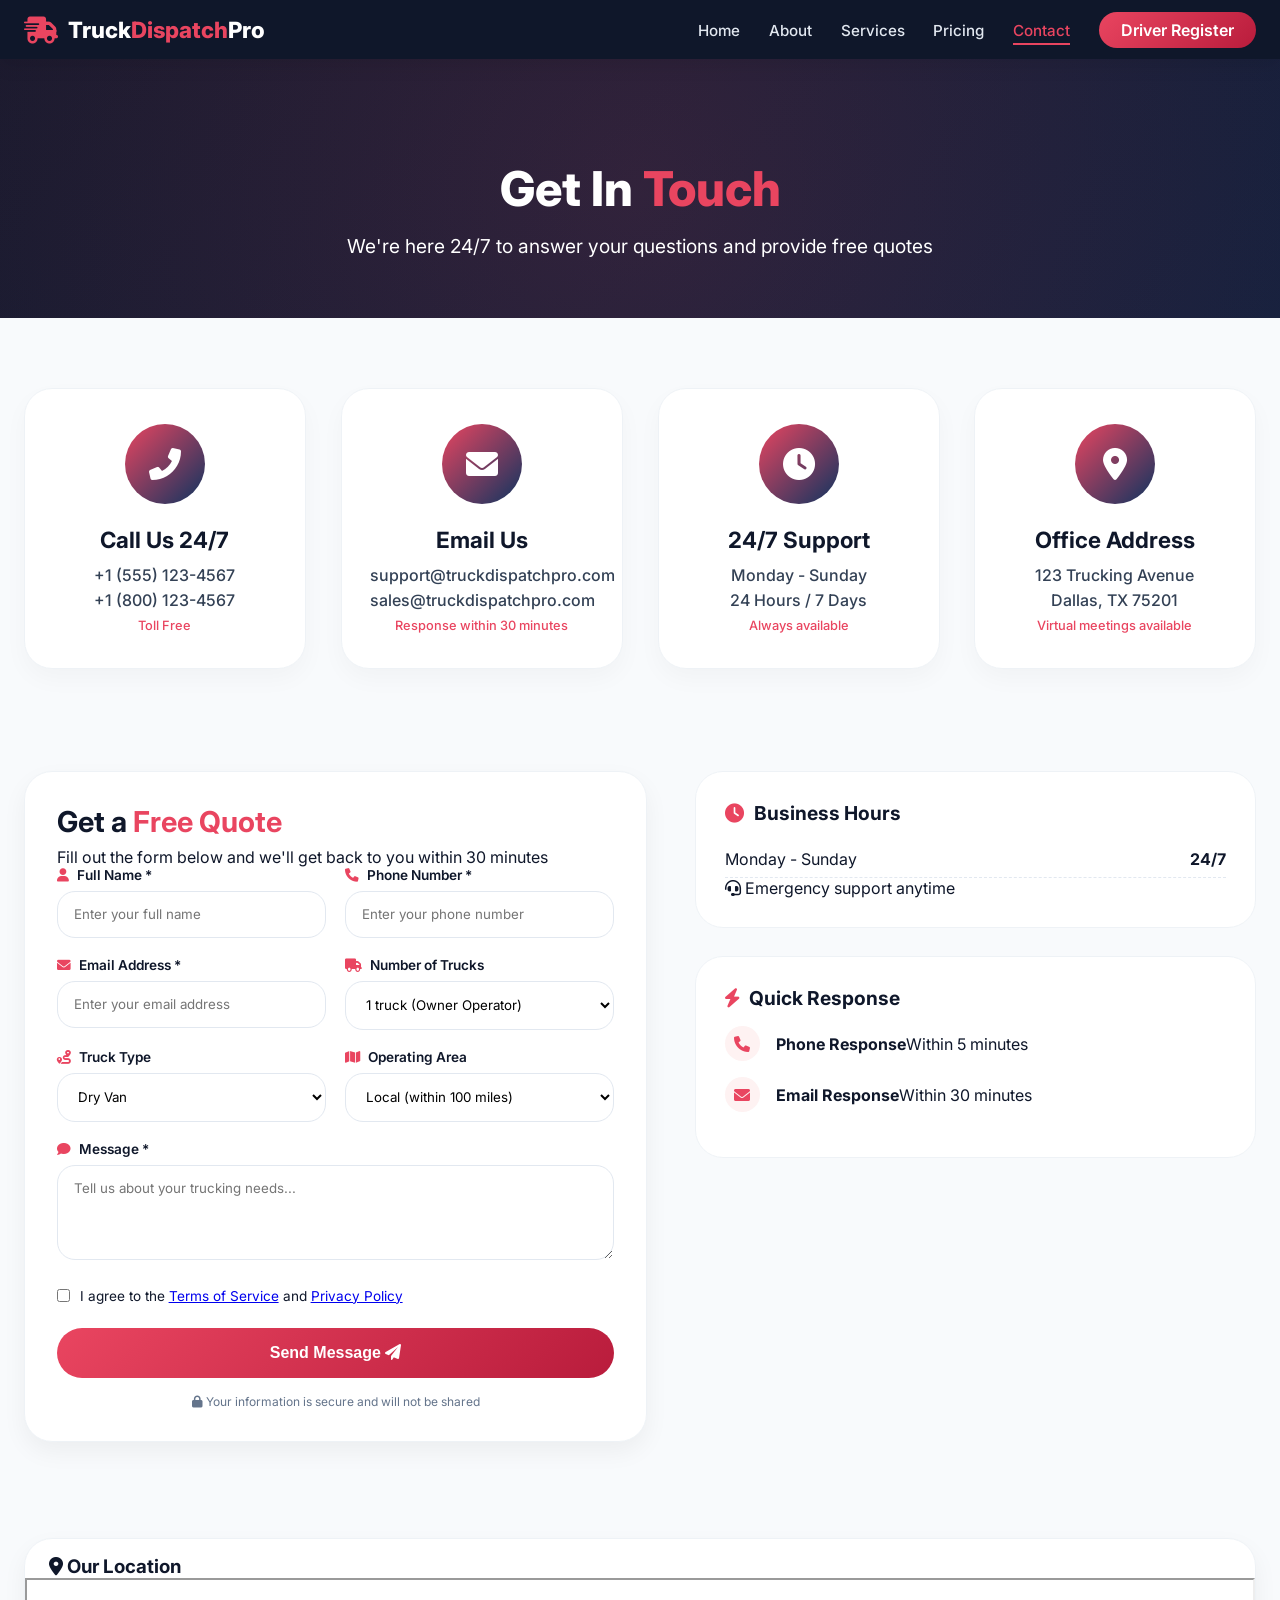
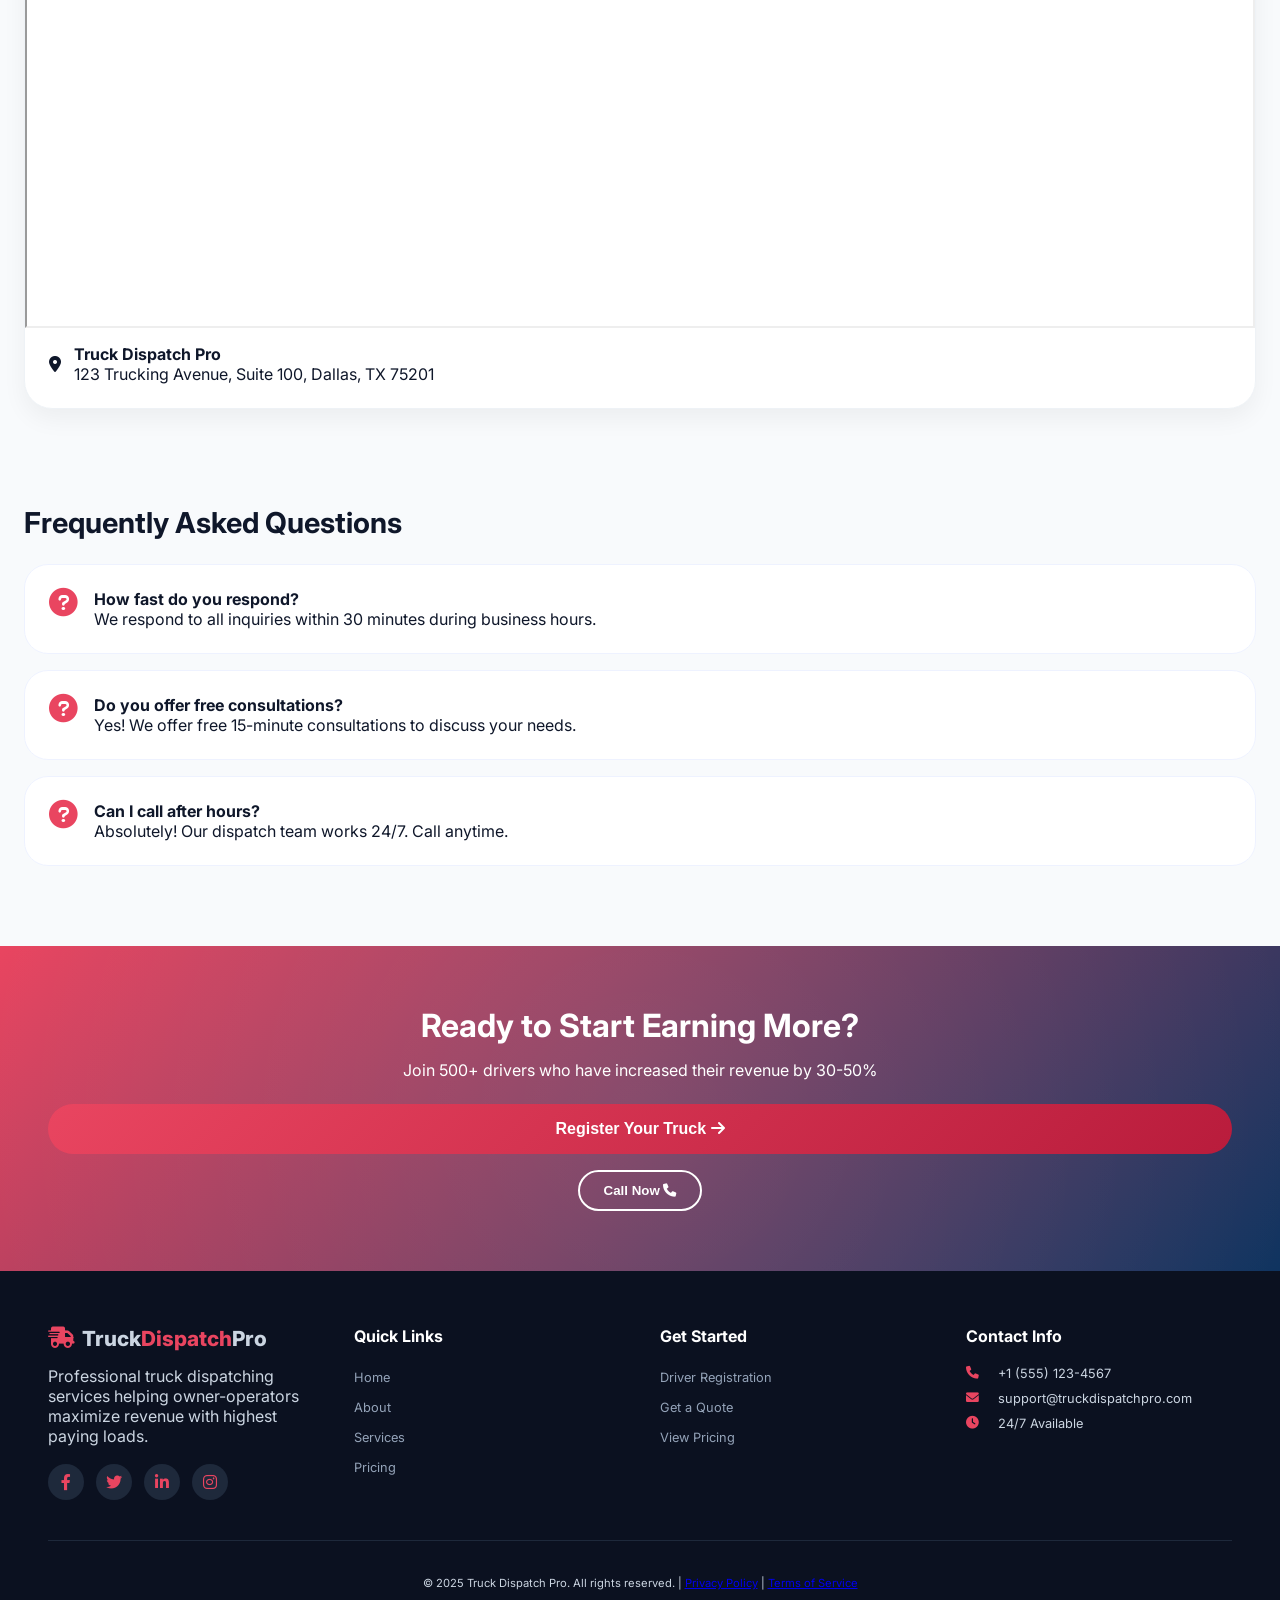
<file: contact.html>
<!DOCTYPE html>
<html lang="en">
<head>
    <meta charset="UTF-8">
    <meta name="viewport" content="width=device-width, initial-scale=1.0, viewport-fit=cover">
    <meta name="description" content="Contact Truck Dispatch Pro - Get a free quote for dispatching services. Call, email, or fill out our contact form. 24/7 support available.">
    <meta name="keywords" content="contact truck dispatching, get quote, truck dispatch support">
    <title>Contact Us | Truck Dispatch Pro</title>
    <link rel="stylesheet" href="https://cdnjs.cloudflare.com/ajax/libs/font-awesome/6.0.0/css/all.min.css">
    <link href="https://fonts.googleapis.com/css2?family=Inter:opsz,wght@14..32,300;400;500;600;700;800&display=swap" rel="stylesheet">
    <style>
        /* ========== RESET & BASE - same color scheme as services.html ========== */
        * {
            margin: 0;
            padding: 0;
            box-sizing: border-box;
        }

        body {
            font-family: 'Inter', sans-serif;
            background: #f8fafc;
            color: #0f172a;
            overflow-x: hidden;
        }

        /* ========== ANIMATIONS (same as services.html) ========== */
        @keyframes fadeInDown {
            from { opacity: 0; transform: translateY(-40px); }
            to { opacity: 1; transform: translateY(0); }
        }
        @keyframes fadeInUp {
            from { opacity: 0; transform: translateY(40px); }
            to { opacity: 1; transform: translateY(0); }
        }
        @keyframes scaleIn {
            from { opacity: 0; transform: scale(0.9); }
            to { opacity: 1; transform: scale(1); }
        }
        @keyframes slideInLeft {
            from { opacity: 0; transform: translateX(-40px); }
            to { opacity: 1; transform: translateX(0); }
        }
        @keyframes slideInRight {
            from { opacity: 0; transform: translateX(40px); }
            to { opacity: 1; transform: translateX(0); }
        }
        @keyframes pulseGlow {
            0%, 100% { box-shadow: 0 0 0 0 rgba(233,69,96,0.4); }
            50% { box-shadow: 0 0 0 12px rgba(233,69,96,0); }
        }
        @keyframes floatAnimation {
            0%, 100% { transform: translateY(0px); }
            50% { transform: translateY(-8px); }
        }
        @keyframes slowRotate {
            from { transform: rotate(0deg); }
            to { transform: rotate(360deg); }
        }

        /* ========== NAVBAR (exactly like services.html) ========== */
        .navbar {
            background: #0f172a;
            padding: 1rem 1.5rem;
            position: sticky;
            top: 0;
            z-index: 1000;
            box-shadow: 0 5px 20px rgba(0,0,0,0.1);
            animation: fadeInDown 0.6s ease;
        }
        .nav-container {
            max-width: 1280px;
            margin: 0 auto;
            display: flex;
            justify-content: space-between;
            align-items: center;
            flex-wrap: wrap;
        }
        .logo {
            display: flex;
            align-items: center;
            gap: 10px;
            font-size: 1.4rem;
            font-weight: 800;
            color: white;
        }
        .logo i {
            color: #e94560;
            font-size: 1.7rem;
            transition: transform 0.3s;
        }
        .logo:hover i {
            transform: rotate(-5deg) scale(1.1);
        }
        .logo span {
            color: white;
        }
        .logo .highlight {
            color: #e94560;
        }
        .nav-menu {
            display: flex;
            list-style: none;
            gap: 1.8rem;
            align-items: center;
        }
        .nav-link {
            color: #e2e8f0;
            text-decoration: none;
            font-weight: 500;
            transition: 0.3s;
            position: relative;
            font-size: 0.95rem;
        }
        .nav-link::after {
            content: '';
            position: absolute;
            bottom: -5px;
            left: 0;
            width: 0%;
            height: 2px;
            background: #e94560;
            transition: width 0.3s;
        }
        .nav-link:hover::after, .nav-link.active::after {
            width: 100%;
        }
        .nav-link:hover, .nav-link.active {
            color: #e94560;
        }
        .nav-btn {
            background: linear-gradient(135deg, #e94560, #b91c3c);
            padding: 8px 22px;
            border-radius: 40px;
            color: white;
            font-weight: 600;
            text-decoration: none;
            transition: all 0.3s;
        }
        .nav-btn:hover {
            transform: translateY(-3px);
            box-shadow: 0 8px 20px rgba(233,69,96,0.4);
        }
        .hamburger {
            display: none;
            font-size: 1.6rem;
            color: white;
            cursor: pointer;
            transition: 0.2s;
        }
        .hamburger:hover {
            color: #e94560;
        }

        /* ========== PAGE HEADER (services header style) ========== */
        .page-header {
            text-align: center;
            padding: 100px 20px 60px;
            background: linear-gradient(135deg, #1a1a2e 0%, #16213e 100%);
            color: white;
            position: relative;
            overflow: hidden;
        }
        .page-header::before {
            content: '';
            position: absolute;
            top: -30%;
            left: -30%;
            width: 160%;
            height: 160%;
            background: radial-gradient(circle, rgba(233,69,96,0.12) 0%, transparent 70%);
            animation: slowRotate 25s linear infinite;
        }
        .page-header h1 {
            font-size: clamp(2rem, 6vw, 3rem);
            font-weight: 800;
            margin-bottom: 16px;
            animation: fadeInUp 0.8s ease;
            position: relative;
            z-index: 1;
        }
        .page-header p {
            font-size: clamp(0.95rem, 4vw, 1.2rem);
            opacity: 0.9;
            max-width: 600px;
            margin: 0 auto;
            animation: fadeInUp 0.8s ease 0.2s both;
            position: relative;
            z-index: 1;
        }
        .page-header .highlight {
            color: #e94560;
        }

        /* ========== CONTAINER ========== */
        .container {
            max-width: 1280px;
            margin: 0 auto;
            padding: 0 24px;
        }

        /* ========== CONTACT INFO CARDS (service card style) ========== */
        .contact-info-section {
            padding: 70px 0;
        }
        .contact-cards-grid {
            display: grid;
            grid-template-columns: repeat(auto-fit, minmax(260px, 1fr));
            gap: 35px;
        }
        .contact-info-card {
            background: white;
            border-radius: 28px;
            padding: 35px 28px;
            text-align: center;
            transition: all 0.4s cubic-bezier(0.2, 0.9, 0.4, 1.1);
            border: 1px solid #eef2f6;
            box-shadow: 0 10px 25px rgba(0,0,0,0.03);
            opacity: 0;
            transform: translateY(40px);
        }
        .contact-info-card.visible {
            animation: scaleIn 0.7s forwards;
        }
        .contact-info-card:hover {
            transform: translateY(-12px);
            border-color: #e94560;
            box-shadow: 0 25px 45px rgba(233,69,96,0.12);
        }
        .contact-icon {
            width: 80px;
            height: 80px;
            background: linear-gradient(135deg, #e94560, #0f3460);
            border-radius: 50%;
            display: flex;
            align-items: center;
            justify-content: center;
            margin: 0 auto 22px;
            transition: all 0.3s;
            animation: floatAnimation 3s infinite ease-in-out;
        }
        .contact-info-card:hover .contact-icon {
            transform: scale(1.05) rotate(5deg);
        }
        .contact-icon i {
            font-size: 2rem;
            color: white;
        }
        .contact-info-card h3 {
            font-size: 1.4rem;
            font-weight: 700;
            color: #0f172a;
            margin-bottom: 12px;
        }
        .contact-detail {
            font-weight: 500;
            margin: 0.3rem 0;
            color: #334155;
        }
        .contact-note {
            font-size: 0.8rem;
            color: #e94560;
            margin-top: 0.5rem;
            font-weight: 500;
        }

        /* ========== CONTACT FORM + SIDEBAR SECTION ========== */
        .contact-form-section {
            padding: 2rem 0 4rem;
        }
        .contact-grid {
            display: grid;
            grid-template-columns: 1fr 0.9fr;
            gap: 3rem;
        }
        /* Form Wrapper - card style */
        .contact-form-wrapper {
            background: white;
            border-radius: 28px;
            padding: 2rem;
            box-shadow: 0 10px 25px rgba(0,0,0,0.05);
            border: 1px solid #eef2f6;
            transition: all 0.3s;
            opacity: 0;
            transform: translateX(-40px);
        }
        .contact-form-wrapper.visible {
            animation: slideInLeft 0.7s forwards;
        }
        .form-header h2 {
            font-size: 1.8rem;
            margin-bottom: 0.5rem;
            color: #0f172a;
        }
        .form-header .highlight {
            color: #e94560;
        }
        .form-row {
            display: grid;
            grid-template-columns: 1fr 1fr;
            gap: 1.2rem;
        }
        .form-group {
            margin-bottom: 1.2rem;
        }
        .form-group label {
            display: block;
            font-weight: 600;
            margin-bottom: 0.5rem;
            color: #0f172a;
            font-size: 0.85rem;
        }
        .form-group label i {
            color: #e94560;
            margin-right: 5px;
        }
        .form-group input, .form-group select, .form-group textarea {
            width: 100%;
            padding: 0.9rem 1rem;
            border: 1px solid #e2e8f0;
            border-radius: 18px;
            font-family: inherit;
            transition: 0.2s;
            background: #ffffff;
        }
        .form-group input:focus, .form-group select:focus, .form-group textarea:focus {
            outline: none;
            border-color: #e94560;
            box-shadow: 0 0 0 3px rgba(233,69,96,0.2);
        }
        .form-checkbox {
            display: flex;
            align-items: center;
            gap: 0.6rem;
            margin: 1.5rem 0;
        }
        .form-checkbox label {
            font-size: 0.85rem;
        }
        .btn-primary {
            background: linear-gradient(135deg, #e94560, #b91c3c);
            color: white;
            border: none;
            border-radius: 40px;
            padding: 1rem;
            font-weight: 700;
            font-size: 1rem;
            cursor: pointer;
            transition: all 0.3s;
            width: 100%;
        }
        .btn-primary:hover {
            transform: translateY(-3px);
            box-shadow: 0 10px 25px rgba(233,69,96,0.4);
        }
        .form-note {
            text-align: center;
            font-size: 0.75rem;
            margin-top: 1rem;
            color: #64748b;
        }
        .form-success {
            text-align: center;
            padding: 2rem;
        }
        .form-success i {
            font-size: 3rem;
            color: #28a745;
            margin-bottom: 1rem;
        }

        /* Sidebar Cards (same as services sidebar style) */
        .contact-sidebar > div {
            background: white;
            border-radius: 28px;
            padding: 1.8rem;
            margin-bottom: 1.8rem;
            border: 1px solid #eef2f6;
            transition: all 0.3s;
            opacity: 0;
            transform: translateX(40px);
        }
        .contact-sidebar > div.visible {
            animation: slideInRight 0.7s forwards;
        }
        .contact-sidebar > div:hover {
            transform: translateY(-5px);
            border-color: #e94560;
            box-shadow: 0 15px 30px rgba(233,69,96,0.08);
        }
        .business-hours h3, .quick-response h3, .emergency-contact h3 {
            font-size: 1.2rem;
            margin-bottom: 1rem;
            color: #0f172a;
            display: flex;
            align-items: center;
            gap: 10px;
        }
        .business-hours h3 i, .quick-response h3 i, .emergency-contact h3 i {
            color: #e94560;
        }
        .hour-item {
            display: flex;
            justify-content: space-between;
            padding: 0.5rem 0;
            border-bottom: 1px dashed #e2e8f0;
        }
        .response-item {
            display: flex;
            gap: 1rem;
            margin-bottom: 1rem;
            align-items: center;
        }
        .response-item i {
            width: 35px;
            height: 35px;
            background: #fef2f2;
            border-radius: 50%;
            display: flex;
            align-items: center;
            justify-content: center;
            color: #e94560;
        }
        .emergency-contact {
            background: linear-gradient(145deg, #fff7ed, #fffbeb);
            border-left: 5px solid #e94560;
        }
        .emergency-number {
            font-size: 1.4rem;
            font-weight: 800;
            color: #e94560;
            text-decoration: none;
            display: inline-block;
            margin: 0.5rem 0;
        }
        .emergency-note {
            font-size: 0.75rem;
            color: #64748b;
            display: block;
        }

        /* Map Section */
        .map-section {
            padding: 2rem 0 4rem;
        }
        .map-wrapper {
            background: white;
            border-radius: 28px;
            overflow: hidden;
            box-shadow: 0 10px 25px rgba(0,0,0,0.05);
            border: 1px solid #eef2f6;
            opacity: 0;
            transform: translateY(40px);
            transition: all 0.5s;
        }
        .map-wrapper.visible {
            animation: fadeInUp 0.7s forwards;
        }
        .map-wrapper h3 {
            padding: 1rem 1.5rem 0;
            color: #0f172a;
        }
        .map-container iframe {
            width: 100%;
            height: 350px;
            display: block;
        }
        .map-address {
            padding: 1rem 1.5rem 1.5rem;
            display: flex;
            gap: 0.8rem;
            align-items: center;
        }

        /* FAQ Section */
        .contact-faq {
            padding: 2rem 0 4rem;
        }
        .contact-faq-item {
            display: flex;
            gap: 1rem;
            background: white;
            padding: 1.5rem;
            border-radius: 24px;
            margin-bottom: 1rem;
            border: 1px solid #eef2ff;
            transition: all 0.3s;
            opacity: 0;
            transform: translateY(30px);
        }
        .contact-faq-item.visible {
            animation: fadeInUp 0.6s forwards;
        }
        .contact-faq-item:hover {
            border-color: #e94560;
            transform: translateX(5px);
        }
        .contact-faq-item i {
            font-size: 1.8rem;
            color: #e94560;
        }
        .contact-faq-item strong {
            font-size: 1rem;
        }

        /* CTA Section (same as services.html) */
        .cta-small {
            background: linear-gradient(135deg, #e94560, #0f3460);
            padding: 60px 24px;
            text-align: center;
            color: white;
            position: relative;
            overflow: hidden;
        }
        .cta-small::before {
            content: '';
            position: absolute;
            top: -50%;
            left: -20%;
            width: 140%;
            height: 200%;
            background: radial-gradient(circle, rgba(255,255,255,0.08) 0%, transparent 70%);
            animation: slowRotate 20s linear infinite;
        }
        .cta-wrapper {
            position: relative;
            z-index: 1;
            opacity: 0;
            transform: translateY(30px);
        }
        .cta-wrapper.visible {
            animation: fadeInUp 0.7s forwards;
        }
        .cta-wrapper h3 {
            font-size: clamp(1.5rem, 5vw, 2rem);
            margin-bottom: 15px;
        }
        .cta-buttons {
            display: flex;
            justify-content: center;
            gap: 1rem;
            flex-wrap: wrap;
            margin-top: 1.5rem;
        }
        .btn-outline {
            background: transparent;
            border: 2px solid white;
            color: white;
            padding: 0.7rem 1.5rem;
            border-radius: 40px;
            font-weight: 600;
            cursor: pointer;
            transition: 0.3s;
        }
        .btn-outline:hover {
            background: white;
            color: #e94560;
            transform: translateY(-3px);
        }

        /* Footer (same as services.html) */
        .footer {
            background: #0b1120;
            color: #cbd5e1;
            padding: 55px 24px 30px;
        }
        .footer-grid {
            display: grid;
            grid-template-columns: repeat(auto-fit, minmax(220px, 1fr));
            gap: 40px;
            max-width: 1280px;
            margin: 0 auto;
        }
        .footer-logo {
            display: flex;
            align-items: center;
            gap: 8px;
            font-size: 1.3rem;
            font-weight: 800;
            margin-bottom: 15px;
        }
        .footer-logo i {
            color: #e94560;
        }
        .social-links {
            display: flex;
            gap: 12px;
            margin-top: 18px;
        }
        .social-links a {
            width: 36px;
            height: 36px;
            background: #1e293b;
            border-radius: 50%;
            display: inline-flex;
            align-items: center;
            justify-content: center;
            color: #e94560;
            transition: 0.3s;
            text-decoration: none;
        }
        .social-links a:hover {
            background: #e94560;
            color: white;
            transform: translateY(-3px);
        }
        .footer-links h4, .footer-contact h4 {
            font-size: 1rem;
            font-weight: 700;
            margin-bottom: 20px;
            color: white;
        }
        .footer-links ul, .footer-contact ul {
            list-style: none;
        }
        .footer-links li, .footer-contact li {
            margin-bottom: 10px;
        }
        .footer-links a {
            color: #94a3b8;
            text-decoration: none;
            font-size: 0.8rem;
            transition: 0.2s;
        }
        .footer-links a:hover {
            color: #e94560;
            padding-left: 4px;
        }
        .footer-contact li {
            display: flex;
            align-items: center;
            gap: 12px;
            font-size: 0.8rem;
        }
        .footer-contact i {
            width: 20px;
            color: #e94560;
        }
        .footer-bottom {
            text-align: center;
            padding-top: 35px;
            margin-top: 40px;
            border-top: 1px solid #1e293b;
            font-size: 0.7rem;
        }

        /* Responsive */
        @media (max-width: 992px) {
            .contact-grid {
                grid-template-columns: 1fr;
                gap: 2rem;
            }
            .nav-menu {
                display: none;
                width: 100%;
                flex-direction: column;
                background: #0f172a;
                padding: 25px 20px;
                border-radius: 24px;
                margin-top: 15px;
                gap: 1.2rem;
            }
            .nav-menu.active {
                display: flex;
            }
            .hamburger {
                display: block;
            }
        }
        @media (max-width: 768px) {
            .form-row {
                grid-template-columns: 1fr;
            }
            .container {
                padding: 0 1.2rem;
            }
            .page-header {
                padding: 80px 20px 45px;
            }
            .contact-info-section {
                padding: 45px 0;
            }
            .contact-info-card {
                padding: 28px 22px;
            }
            .contact-icon {
                width: 70px;
                height: 70px;
            }
            .contact-icon i {
                font-size: 1.7rem;
            }
            .contact-form-wrapper {
                padding: 1.5rem;
            }
            .form-header h2 {
                font-size: 1.5rem;
            }
            .footer-grid {
                text-align: center;
            }
            .footer-logo {
                justify-content: center;
            }
            .social-links {
                justify-content: center;
            }
            .footer-contact li {
                justify-content: center;
            }
        }
        @media (max-width: 480px) {
            .service-features li {
                font-size: 0.75rem;
            }
            .cta-buttons {
                flex-direction: column;
                align-items: center;
            }
            .btn-outline, .btn-primary {
                width: 80%;
            }
        }
    </style>
</head>
<body>

    <nav class="navbar">
        <div class="nav-container">
            <div class="logo">
                <i class="fas fa-truck-fast"></i>
                <span>Truck<span class="highlight">Dispatch</span>Pro</span>
            </div>
            <ul class="nav-menu" id="navMenu">
                <li><a href="index.html" class="nav-link">Home</a></li>
                <li><a href="about.html" class="nav-link">About</a></li>
                <li><a href="services.html" class="nav-link">Services</a></li>
                <li><a href="pricing.html" class="nav-link">Pricing</a></li>
                <li><a href="contact.html" class="nav-link active">Contact</a></li>
                <li><a href="register.html" class="nav-btn">Driver Register</a></li>
            </ul>
            <div class="hamburger" id="hamburger">
                <i class="fas fa-bars"></i>
            </div>
        </div>
    </nav>

    <!-- Page Header -->
    <section class="page-header">
        <div class="container">
            <h1>Get In <span class="highlight">Touch</span></h1>
            <p>We're here 24/7 to answer your questions and provide free quotes</p>
        </div>
    </section>

    <!-- Contact Info Cards -->
    <section class="contact-info-section">
        <div class="container">
            <div class="contact-cards-grid">
                <div class="contact-info-card"><div class="contact-icon"><i class="fas fa-phone-alt"></i></div><h3>Call Us 24/7</h3><p class="contact-detail">+1 (555) 123-4567</p><p class="contact-detail">+1 (800) 123-4567</p><p class="contact-note">Toll Free</p></div>
                <div class="contact-info-card"><div class="contact-icon"><i class="fas fa-envelope"></i></div><h3>Email Us</h3><p class="contact-detail">support@truckdispatchpro.com</p><p class="contact-detail">sales@truckdispatchpro.com</p><p class="contact-note">Response within 30 minutes</p></div>
                <div class="contact-info-card"><div class="contact-icon"><i class="fas fa-clock"></i></div><h3>24/7 Support</h3><p class="contact-detail">Monday - Sunday</p><p class="contact-detail">24 Hours / 7 Days</p><p class="contact-note">Always available</p></div>
                <div class="contact-info-card"><div class="contact-icon"><i class="fas fa-map-marker-alt"></i></div><h3>Office Address</h3><p class="contact-detail">123 Trucking Avenue</p><p class="contact-detail">Dallas, TX 75201</p><p class="contact-note">Virtual meetings available</p></div>
            </div>
        </div>
    </section>

    <!-- Contact Form & Sidebar -->
    <section class="contact-form-section">
        <div class="container">
            <div class="contact-grid">
                <div class="contact-form-wrapper">
                    <div class="form-header"><h2>Get a <span class="highlight">Free Quote</span></h2><p>Fill out the form below and we'll get back to you within 30 minutes</p></div>
                    <form id="contactForm">
                        <div class="form-row"><div class="form-group"><label><i class="fas fa-user"></i> Full Name *</label><input type="text" id="name" placeholder="Enter your full name" required></div>
                        <div class="form-group"><label><i class="fas fa-phone"></i> Phone Number *</label><input type="tel" id="phone" placeholder="Enter your phone number" required></div></div>
                        <div class="form-row"><div class="form-group"><label><i class="fas fa-envelope"></i> Email Address *</label><input type="email" id="email" placeholder="Enter your email address" required></div>
                        <div class="form-group"><label><i class="fas fa-truck"></i> Number of Trucks</label><select id="trucks"><option>1 truck (Owner Operator)</option><option>2-3 trucks</option><option>4-5 trucks</option><option>6-10 trucks</option><option>10+ trucks</option></select></div></div>
                        <div class="form-row"><div class="form-group"><label><i class="fas fa-route"></i> Truck Type</label><select id="truckType"><option>Dry Van</option><option>Reefer</option><option>Flatbed</option><option>Hot Shot</option></select></div>
                        <div class="form-group"><label><i class="fas fa-map"></i> Operating Area</label><select id="operatingArea"><option>Local (within 100 miles)</option><option>Regional (100-500 miles)</option><option>OTR (500+ miles)</option></select></div></div>
                        <div class="form-group"><label><i class="fas fa-comment"></i> Message *</label><textarea id="message" rows="4" placeholder="Tell us about your trucking needs..." required></textarea></div>
                        <div class="form-checkbox"><input type="checkbox" id="contactTerms" required><label>I agree to the <a href="#">Terms of Service</a> and <a href="#">Privacy Policy</a></label></div>
                        <button type="submit" class="btn-primary">Send Message <i class="fas fa-paper-plane"></i></button>
                        <p class="form-note"><i class="fas fa-lock"></i> Your information is secure and will not be shared</p>
                    </form>
                    <div id="formSuccess" class="form-success" style="display: none;"><i class="fas fa-check-circle"></i><h3>Thank You!</h3><p>Your message has been sent successfully. We'll contact you within 30 minutes.</p><button class="btn-primary" onclick="location.reload()">Send Another</button></div>
                </div>
                <div class="contact-sidebar">
                    <div class="business-hours"><h3><i class="fas fa-clock"></i> Business Hours</h3><div class="hours-list"><div class="hour-item"><span>Monday - Sunday</span><strong>24/7</strong></div></div><p><i class="fas fa-headset"></i> Emergency support anytime</p></div>
                    <div class="quick-response"><h3><i class="fas fa-bolt"></i> Quick Response</h3><div class="response-times"><div class="response-item"><i class="fas fa-phone"></i><div><strong>Phone Response</strong><span>Within 5 minutes</span></div></div><div class="response-item"><i class="fas fa-envelope"></i><div><strong>Email Response</strong><span>Within 30 minutes</span></div></div></div></div>
                    <div class="emergency-contact" style="animation: pulseGlow 1.8s infinite;"><i class="fas fa-exclamation-triangle"></i><h3>Emergency?</h3><p>For urgent dispatch issues, call our emergency line:</p><a href="tel:+15551234567" class="emergency-number">+1 (555) 123-4567</a><span class="emergency-note">Available 24/7 for active drivers</span></div>
                </div>
            </div>
        </div>
    </section>

    <!-- Map Section -->
    <section class="map-section"><div class="container"><div class="map-wrapper"><h3><i class="fas fa-map-marker-alt"></i> Our Location</h3><div class="map-container"><iframe src="https://www.google.com/maps/embed?pb=!1m18!1m12!1m3!1d214587.6017051612!2d-96.87114589999999!3d32.8203525!2m3!1f0!2f0!3f0!3m2!1i1024!2i768!4f13.1!3m3!1m2!1s0x864c19f77b45974d%3A0xb9ec9ba4f647678f!2sDallas%2C%20TX!5e0!3m2!1sen!2sus!4v1700000000000!5m2!1sen!2sus" loading="lazy" referrerpolicy="no-referrer-when-downgrade"></iframe></div><div class="map-address"><i class="fas fa-location-dot"></i><div><strong>Truck Dispatch Pro</strong><br>123 Trucking Avenue, Suite 100, Dallas, TX 75201</div></div></div></div></section>

    <!-- FAQ Section -->
    <section class="contact-faq"><div class="container"><h3 style="font-size: 1.8rem; margin-bottom: 1.5rem;">Frequently Asked Questions</h3><div class="contact-faq-item"><i class="fas fa-question-circle"></i><div><strong>How fast do you respond?</strong><p>We respond to all inquiries within 30 minutes during business hours.</p></div></div><div class="contact-faq-item"><i class="fas fa-question-circle"></i><div><strong>Do you offer free consultations?</strong><p>Yes! We offer free 15-minute consultations to discuss your needs.</p></div></div><div class="contact-faq-item"><i class="fas fa-question-circle"></i><div><strong>Can I call after hours?</strong><p>Absolutely! Our dispatch team works 24/7. Call anytime.</p></div></div></div></section>

    <!-- CTA Section -->
    <section class="cta-small"><div class="container"><div class="cta-wrapper"><h3>Ready to Start Earning More?</h3><p>Join 500+ drivers who have increased their revenue by 30-50%</p><div class="cta-buttons"><button class="btn-primary" onclick="location.href='register.html'">Register Your Truck <i class="fas fa-arrow-right"></i></button><button class="btn-outline" onclick="location.href='tel:+15551234567'">Call Now <i class="fas fa-phone"></i></button></div></div></div></section>

    <!-- Footer -->
    <footer class="footer"><div class="container"><div class="footer-grid"><div class="footer-about"><div class="footer-logo"><i class="fas fa-truck-fast"></i><span>Truck<span style="color:#e94560;">Dispatch</span>Pro</span></div><p>Professional truck dispatching services helping owner-operators maximize revenue with highest paying loads.</p><div class="social-links"><a href="#"><i class="fab fa-facebook-f"></i></a><a href="#"><i class="fab fa-twitter"></i></a><a href="#"><i class="fab fa-linkedin-in"></i></a><a href="#"><i class="fab fa-instagram"></i></a></div></div><div class="footer-links"><h4>Quick Links</h4><ul><li><a href="index.html">Home</a></li><li><a href="about.html">About</a></li><li><a href="services.html">Services</a></li><li><a href="pricing.html">Pricing</a></li></ul></div><div class="footer-links"><h4>Get Started</h4><ul><li><a href="register.html">Driver Registration</a></li><li><a href="contact.html">Get a Quote</a></li><li><a href="pricing.html">View Pricing</a></li></ul></div><div class="footer-contact"><h4>Contact Info</h4><ul><li><i class="fas fa-phone"></i> +1 (555) 123-4567</li><li><i class="fas fa-envelope"></i> support@truckdispatchpro.com</li><li><i class="fas fa-clock"></i> 24/7 Available</li></ul></div></div><div class="footer-bottom"><p>&copy; 2025 Truck Dispatch Pro. All rights reserved. | <a href="#">Privacy Policy</a> | <a href="#">Terms of Service</a></p></div></div></footer>

    <script>
        // Mobile menu toggle
        const hamburger = document.getElementById('hamburger');
        const navMenu = document.getElementById('navMenu');
        if(hamburger) {
            hamburger.addEventListener('click', () => navMenu.classList.toggle('active'));
            document.querySelectorAll('.nav-link').forEach(link => link.addEventListener('click', () => navMenu.classList.remove('active')));
        }

        // Intersection Observer for animations
        const animatedElements = document.querySelectorAll('.contact-info-card, .contact-form-wrapper, .contact-sidebar > div, .map-wrapper, .contact-faq-item, .cta-wrapper');
        const observer = new IntersectionObserver((entries) => {
            entries.forEach(entry => {
                if(entry.isIntersecting) {
                    entry.target.classList.add('visible');
                    observer.unobserve(entry.target);
                }
            });
        }, { threshold: 0.1, rootMargin: "0px 0px -30px 0px" });
        animatedElements.forEach(el => observer.observe(el));

        // Form submission
        const form = document.getElementById('contactForm');
        const successDiv = document.getElementById('formSuccess');
        const formWrapper = document.querySelector('.contact-form-wrapper');
        if(form) {
            form.addEventListener('submit', function(e) {
                e.preventDefault();
                const name = document.getElementById('name').value.trim();
                const phone = document.getElementById('phone').value.trim();
                const email = document.getElementById('email').value.trim();
                const message = document.getElementById('message').value.trim();
                const terms = document.getElementById('contactTerms').checked;
                if(!name || !phone || !email || !message) { alert("Please fill all required fields (*)"); return; }
                if(!terms) { alert("You must agree to the Terms & Privacy Policy"); return; }
                if(!email.includes('@') || !email.includes('.')) { alert("Please enter a valid email address"); return; }
                form.style.display = 'none';
                successDiv.style.display = 'block';
                successDiv.style.animation = 'scaleIn 0.5s ease';
                if(formWrapper) formWrapper.scrollIntoView({ behavior: 'smooth', block: 'center' });
            });
        }
        window.addEventListener('load', () => {
            document.querySelectorAll('.contact-info-card').forEach(card => { const rect = card.getBoundingClientRect(); if(rect.top < window.innerHeight - 80) card.classList.add('visible'); });
        });
    </script>
</body>
</html>
</file>
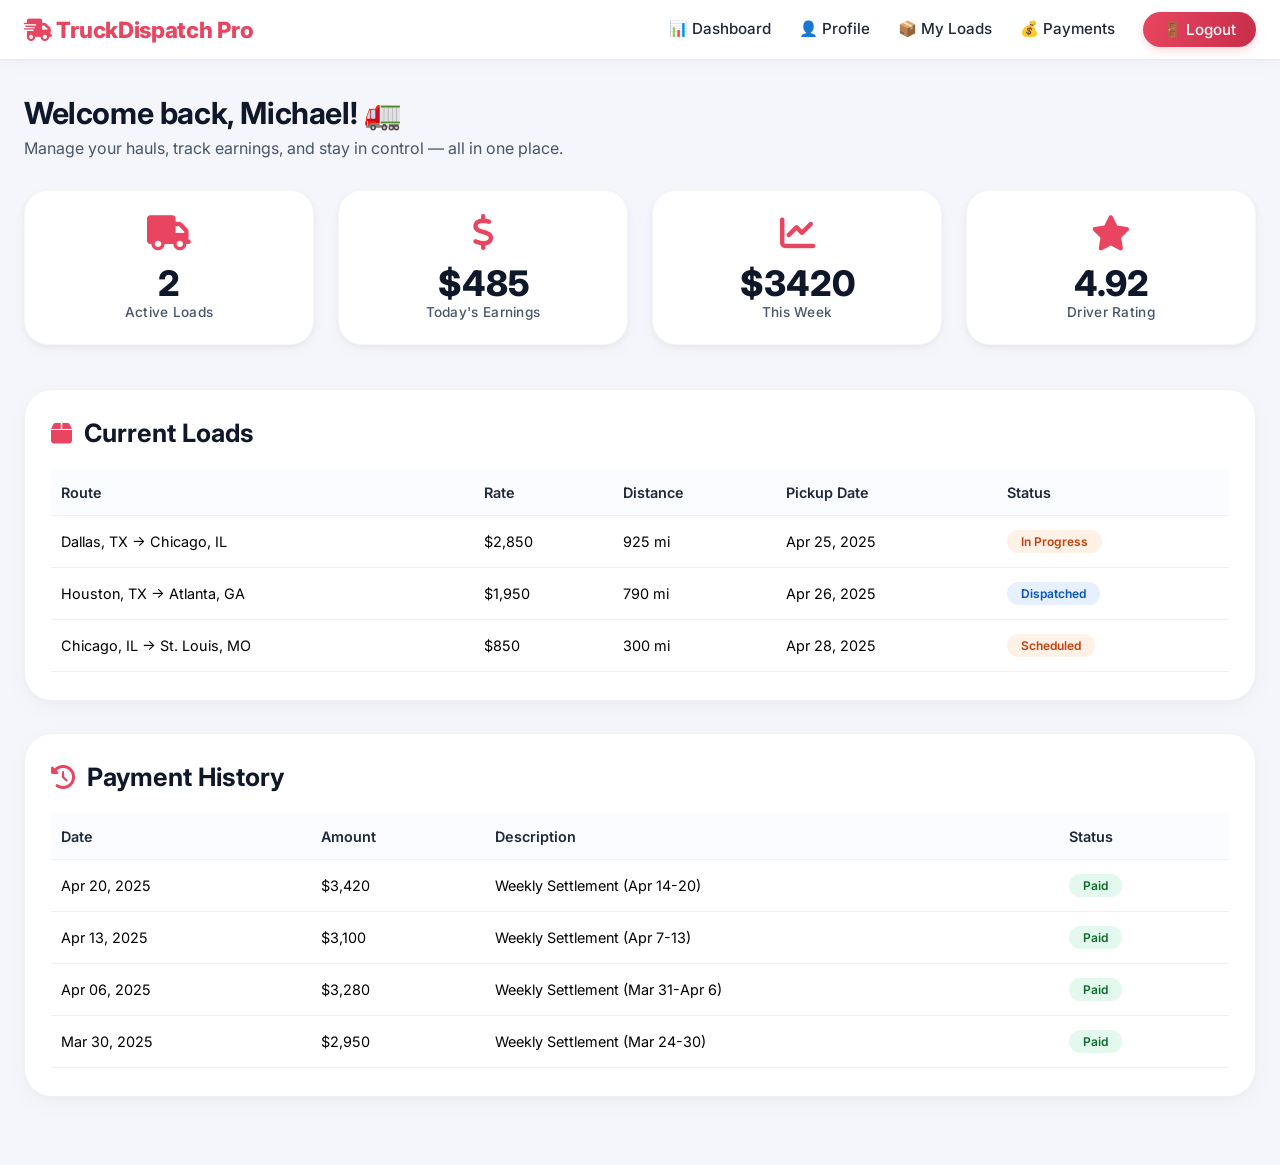
<file: dashboard.html>
<!DOCTYPE html>
<html lang="en">
<head>
    <meta charset="UTF-8">
    <meta name="viewport" content="width=device-width, initial-scale=1.0, user-scalable=yes">
    <title>Driver Dashboard | Truck Dispatch Pro</title>
    <link rel="stylesheet" href="https://cdnjs.cloudflare.com/ajax/libs/font-awesome/6.0.0/css/all.min.css">
    <link href="https://fonts.googleapis.com/css2?family=Inter:opsz,wght@14..32,300;14..32,400;14..32,500;14..32,600;14..32,700;14..32,800&display=swap" rel="stylesheet">
    <style>
        * {
            margin: 0;
            padding: 0;
            box-sizing: border-box;
        }

        body {
            font-family: 'Inter', sans-serif;
            background: #f4f6fc;
        }

        /* Dashboard Container */
        .dashboard-container {
            background: #f4f6fc;
            min-height: 100vh;
        }
        
        /* Navbar */
        .dashboard-nav {
            background: #ffffff;
            box-shadow: 0 4px 20px rgba(0,0,0,0.03), 0 1px 2px rgba(0,0,0,0.05);
            padding: 12px 0;
            position: sticky;
            top: 0;
            z-index: 100;
            backdrop-filter: blur(2px);
        }
        
        .dashboard-nav .nav-container {
            display: flex;
            justify-content: space-between;
            align-items: center;
            max-width: 1280px;
            margin: 0 auto;
            padding: 0 24px;
        }
        
        .dashboard-logo {
            font-size: 1.4rem;
            font-weight: 800;
            letter-spacing: -0.3px;
        }
        
        .dashboard-logo i {
            color: #e94560;
        }
        
        .dashboard-logo span {
            color: #e94560;
        }
        
        .dashboard-nav-links {
            display: flex;
            gap: 28px;
            align-items: center;
            flex-wrap: wrap;
        }
        
        .dashboard-nav-links a {
            text-decoration: none;
            color: #1e293b;
            font-weight: 500;
            font-size: 0.95rem;
            transition: all 0.2s ease;
            cursor: pointer;
            padding: 6px 0;
            border-bottom: 2px solid transparent;
        }
        
        .dashboard-nav-links a:hover {
            color: #e94560;
            border-bottom-color: #e94560;
        }
        
        .logout-btn {
            background: linear-gradient(105deg, #e94560 0%, #c62e4a 100%);
            color: white !important;
            padding: 8px 20px !important;
            border-radius: 40px;
            border-bottom: none !important;
            font-weight: 600;
            box-shadow: 0 4px 8px rgba(233,69,96,0.2);
        }
        
        .logout-btn:hover {
            transform: translateY(-1px);
            box-shadow: 0 8px 18px rgba(233,69,96,0.25);
            background: linear-gradient(105deg, #d63e5a, #b22540);
        }
        
        /* Main Content */
        .dashboard-main {
            max-width: 1280px;
            margin: 0 auto;
            padding: 36px 24px;
        }
        
        .welcome-section {
            margin-bottom: 32px;
        }
        
        .welcome-section h1 {
            font-size: 1.9rem;
            font-weight: 700;
            color: #0f172a;
            letter-spacing: -0.4px;
        }
        
        .welcome-section p {
            color: #475569;
            font-size: 1rem;
            margin-top: 6px;
        }
        
        /* Stats Cards */
        .stats-grid {
            display: grid;
            grid-template-columns: repeat(auto-fit, minmax(230px, 1fr));
            gap: 24px;
            margin-bottom: 44px;
        }
        
        .stat-card {
            background: white;
            padding: 24px 20px;
            border-radius: 24px;
            text-align: center;
            box-shadow: 0 8px 20px rgba(0,0,0,0.02), 0 2px 6px rgba(0,0,0,0.05);
            transition: all 0.25s ease;
            border: 1px solid rgba(0,0,0,0.03);
        }
        
        .stat-card:hover {
            transform: translateY(-3px);
            box-shadow: 0 20px 30px -12px rgba(0,0,0,0.1);
        }
        
        .stat-card i {
            font-size: 2.2rem;
            color: #e94560;
            margin-bottom: 12px;
        }
        
        .stat-card .number {
            font-size: 2.2rem;
            font-weight: 800;
            color: #0f172a;
        }
        
        .stat-card .label {
            color: #475569;
            font-size: 0.85rem;
            font-weight: 500;
            letter-spacing: 0.3px;
        }
        
        /* Section Cards */
        .section-card {
            background: white;
            border-radius: 28px;
            padding: 28px 26px;
            margin-bottom: 32px;
            box-shadow: 0 8px 24px rgba(0,0,0,0.03), 0 2px 4px rgba(0,0,0,0.02);
            transition: all 0.2s;
            border: 1px solid #eef2f6;
        }
        
        .section-title {
            font-size: 1.35rem;
            margin-bottom: 22px;
            display: flex;
            align-items: center;
            gap: 12px;
            font-weight: 600;
            color: #0f172a;
        }
        
        .section-title i {
            color: #e94560;
            font-size: 1.5rem;
        }
        
        /* Tables */
        .loads-table, .payments-table {
            width: 100%;
            border-collapse: collapse;
            font-size: 0.9rem;
        }
        
        .loads-table th, .payments-table th,
        .loads-table td, .payments-table td {
            padding: 14px 10px;
            text-align: left;
            border-bottom: 1px solid #eef2f8;
        }
        
        .loads-table th, .payments-table th {
            background: #fafcff;
            font-weight: 600;
            color: #1e293b;
        }
        
        /* Status Badges */
        .status-badge {
            display: inline-block;
            padding: 4px 14px;
            border-radius: 40px;
            font-size: 0.75rem;
            font-weight: 600;
        }
        
        .status-inprogress { background: #fff1e6; color: #c2410c; }
        .status-dispatched { background: #e6f0ff; color: #0755c3; }
        .status-delivered { background: #e3f9ee; color: #0e6b2b; }
        .status-paid { background: #e3f9ee; color: #0e6b2b; }
        
        /* ========== PROFESSIONAL PROFILE CARD (REDESIGN) ========== */
        .profile-container {
            display: flex;
            flex-direction: column;
            gap: 28px;
        }
        
        .profile-hero {
            background: linear-gradient(125deg, #0f172a 0%, #1e293b 100%);
            border-radius: 32px;
            padding: 32px 36px;
            display: flex;
            align-items: center;
            flex-wrap: wrap;
            gap: 36px;
            box-shadow: 0 20px 35px -12px rgba(0,0,0,0.2);
            border: 1px solid rgba(255,255,255,0.1);
        }
        
        .profile-avatar-large {
            width: 120px;
            height: 120px;
            background: linear-gradient(135deg, #e94560, #b82e4a);
            border-radius: 50%;
            display: flex;
            align-items: center;
            justify-content: center;
            box-shadow: 0 12px 22px -8px rgba(233,69,96,0.4);
            border: 3px solid rgba(255,255,255,0.3);
        }
        
        .profile-avatar-large i {
            font-size: 3.8rem;
            color: white;
            filter: drop-shadow(0 2px 4px rgba(0,0,0,0.2));
        }
        
        .profile-details {
            flex: 1;
        }
        
        .profile-details h2 {
            font-size: 1.9rem;
            font-weight: 700;
            color: white;
            letter-spacing: -0.3px;
            margin-bottom: 8px;
        }
        
        .profile-badge {
            display: inline-block;
            background: rgba(233,69,96,0.2);
            backdrop-filter: blur(4px);
            padding: 4px 16px;
            border-radius: 40px;
            font-size: 0.8rem;
            font-weight: 500;
            color: #ffb7c7;
            margin-bottom: 16px;
            border: 0.5px solid rgba(233,69,96,0.5);
        }
        
        .profile-contact-info {
            display: flex;
            flex-wrap: wrap;
            gap: 24px;
            margin-top: 14px;
        }
        
        .contact-item {
            display: flex;
            align-items: center;
            gap: 10px;
            background: rgba(255,255,255,0.08);
            padding: 6px 16px;
            border-radius: 48px;
            font-size: 0.85rem;
            color: #e2e8f0;
        }
        
        .contact-item i {
            font-size: 0.9rem;
            color: #e94560;
            width: 18px;
        }
        
        .profile-stats-grid {
            display: flex;
            gap: 35px;
            margin-top: 20px;
            flex-wrap: wrap;
        }
        
        .profile-stat-item {
            background: rgba(255,255,255,0.06);
            padding: 10px 24px;
            border-radius: 60px;
            text-align: center;
            min-width: 110px;
            backdrop-filter: blur(4px);
        }
        
        .profile-stat-item .value {
            font-size: 1.5rem;
            font-weight: 800;
            color: #e94560;
            display: block;
            line-height: 1.2;
        }
        
        .profile-stat-item .stat-label {
            font-size: 0.7rem;
            text-transform: uppercase;
            letter-spacing: 1px;
            font-weight: 500;
            color: #cbd5e1;
        }
        
        /* Additional info cards */
        .info-grid {
            display: grid;
            grid-template-columns: repeat(auto-fit, minmax(300px, 1fr));
            gap: 24px;
            margin-top: 12px;
        }
        
        .info-card {
            background: white;
            border-radius: 24px;
            padding: 22px 26px;
            box-shadow: 0 4px 12px rgba(0,0,0,0.02);
            border: 1px solid #edf2f7;
            transition: all 0.2s;
        }
        
        .info-card h4 {
            font-size: 1.1rem;
            font-weight: 600;
            margin-bottom: 16px;
            display: flex;
            align-items: center;
            gap: 10px;
            color: #0f172a;
        }
        
        .info-card h4 i {
            color: #e94560;
        }
        
        .info-row {
            display: flex;
            justify-content: space-between;
            padding: 12px 0;
            border-bottom: 1px dashed #eef2f8;
        }
        
        .info-label {
            font-weight: 500;
            color: #475569;
        }
        
        .info-value {
            font-weight: 600;
            color: #0f172a;
        }
        
        .edit-profile-link {
            display: inline-flex;
            align-items: center;
            gap: 8px;
            margin-top: 20px;
            background: #f8fafc;
            padding: 12px 20px;
            border-radius: 60px;
            text-decoration: none;
            font-weight: 600;
            color: #e94560;
            transition: all 0.2s ease;
            border: 1px solid #e2e8f0;
            width: fit-content;
        }
        
        .edit-profile-link i {
            font-size: 0.9rem;
        }
        
        .edit-profile-link:hover {
            background: #e94560;
            color: white;
            border-color: #e94560;
        }
        
        /* Hidden Class */
        .hidden {
            display: none;
        }
        
        /* Responsive */
        @media (max-width: 768px) {
            .dashboard-nav-links { gap: 12px; }
            .loads-table, .payments-table { font-size: 0.7rem; }
            .profile-hero { flex-direction: column; text-align: center; padding: 28px 20px; }
            .profile-contact-info { justify-content: center; }
            .profile-stats-grid { justify-content: center; }
            .info-grid { grid-template-columns: 1fr; }
            .stats-grid { grid-template-columns: repeat(2, 1fr); gap: 16px; }
            .welcome-section h1 { font-size: 1.5rem; }
        }
        
        @media (max-width: 500px) {
            .dashboard-nav .nav-container { flex-direction: column; gap: 12px; }
            .stats-grid { grid-template-columns: 1fr; }
        }
    </style>
</head>
<body>

    <div class="dashboard-container">
        <!-- Dashboard Navbar -->
        <nav class="dashboard-nav">
            <div class="nav-container">
                <div class="dashboard-logo">
                    <i class="fas fa-truck-fast"></i>
                    <span>Truck<span>Dispatch</span> Pro</span>
                </div>
                <div class="dashboard-nav-links">
                    <a id="dashboardLink">📊 Dashboard</a>
                    <a id="profileLink">👤 Profile</a>
                    <a id="loadsLink">📦 My Loads</a>
                    <a id="paymentsLink">💰 Payments</a>
                    <a id="logoutBtn" class="logout-btn">🚪 Logout</a>
                </div>
            </div>
        </nav>
        
        <!-- Main Content -->
        <div class="dashboard-main">
            <!-- Welcome Section -->
            <div class="welcome-section">
                <h1 id="welcomeName">Welcome, Driver!</h1>
                <p>Manage your hauls, track earnings, and stay in control — all in one place.</p>
            </div>
            
            <!-- Dashboard View (Default) -->
            <div id="dashboardView">
                <!-- Stats Cards -->
                <div class="stats-grid">
                    <div class="stat-card">
                        <i class="fas fa-truck"></i>
                        <div class="number" id="activeLoads">0</div>
                        <div class="label">Active Loads</div>
                    </div>
                    <div class="stat-card">
                        <i class="fas fa-dollar-sign"></i>
                        <div class="number" id="todayEarnings">$0</div>
                        <div class="label">Today's Earnings</div>
                    </div>
                    <div class="stat-card">
                        <i class="fas fa-chart-line"></i>
                        <div class="number" id="weeklyEarnings">$0</div>
                        <div class="label">This Week</div>
                    </div>
                    <div class="stat-card">
                        <i class="fas fa-star"></i>
                        <div class="number" id="rating">0.0</div>
                        <div class="label">Driver Rating</div>
                    </div>
                </div>
                
                <!-- Current Loads -->
                <div class="section-card" id="loadsSection">
                    <div class="section-title">
                        <i class="fas fa-box"></i>
                        <h3>Current Loads</h3>
                    </div>
                    <div style="overflow-x: auto;">
                        <table class="loads-table">
                            <thead>
                                <tr><th>Route</th><th>Rate</th><th>Distance</th><th>Pickup Date</th><th>Status</th></tr>
                            </thead>
                            <tbody id="loadsTableBody">
                                <tr><td colspan="5" style="text-align: center;">Loading...</td></tr>
                            </tbody>
                        </table>
                    </div>
                </div>
                
                <!-- Payment History -->
                <div class="section-card" id="paymentsSection">
                    <div class="section-title">
                        <i class="fas fa-history"></i>
                        <h3>Payment History</h3>
                    </div>
                    <div style="overflow-x: auto;">
                        <table class="payments-table">
                            <thead><tr><th>Date</th><th>Amount</th><th>Description</th><th>Status</th></tr></thead>
                            <tbody id="paymentsTableBody">
                                <tr><td colspan="4" style="text-align: center;">Loading...</td></tr>
                            </tbody>
                        </table>
                    </div>
                </div>
            </div>
            
            <!-- ========== PROFESSIONAL PROFILE VIEW (Redesigned) ========== -->
            <div id="profileView" class="hidden">
                <div class="profile-container" id="dynamicProfileContainer">
                    <!-- Content fully rewritten and professional -->
                </div>
            </div>
            
            <!-- Loads Only View -->
            <div id="loadsOnlyView" class="hidden">
                <div class="section-card">
                    <div class="section-title">
                        <i class="fas fa-box"></i>
                        <h3>All My Loads</h3>
                    </div>
                    <div style="overflow-x: auto;">
                        <table class="loads-table">
                            <thead>
                                <tr><th>Route</th><th>Rate</th><th>Distance</th><th>Pickup Date</th><th>Delivery Date</th><th>Status</th></tr>
                            </thead>
                            <tbody id="loadsOnlyTableBody">
                                <tr><td colspan="6">Loading...</td></tr>
                            </tbody>
                        </table>
                    </div>
                </div>
            </div>
            
            <!-- Payments Only View -->
            <div id="paymentsOnlyView" class="hidden">
                <div class="section-card">
                    <div class="section-title">
                        <i class="fas fa-history"></i>
                        <h3>Payment History</h3>
                    </div>
                    <div style="overflow-x: auto;">
                        <table class="payments-table">
                            <thead><tr><th>Date</th><th>Amount</th><th>Description</th><th>Status</th></tr></thead>
                            <tbody id="paymentsOnlyTableBody">
                                <tr><td colspan="4">Loading...</td></tr>
                            </tbody>
                        </table>
                    </div>
                </div>
            </div>
        </div>
    </div>

    <script>
        // ==================== DASHBOARD DATA ====================
        let currentUser = null;
        
        // Load user data from localStorage (or demo)
        function loadUserData() {
            const savedUser = localStorage.getItem('loggedInUser');
            if (savedUser) {
                currentUser = JSON.parse(savedUser);
            } else {
                // Enhanced demo driver profile with extra professional fields
                currentUser = {
                    name: "Michael J. Rodriguez",
                    email: "michael.rodriguez@truckdispatch.com",
                    phone: "+1 (281) 555-8923",
                    truckType: "2023 Volvo VNL 860",
                    trailerType: "53' Dry Van / Reefer Capable",
                    experience: "12 years OTR",
                    licenseNumber: "CDL-A: TX 7842-99102",
                    activeLoads: 2,
                    todayEarnings: 485,
                    weeklyEarnings: 3420,
                    rating: 4.92,
                    totalMilesYTD: "48,292 mi",
                    safetyScore: "A+",
                    memberSince: "March 2021"
                };
            }
            return currentUser;
        }
        
        // Loads data (expanded)
        const loadsData = [
            { route: "Dallas, TX → Chicago, IL", rate: "$2,850", distance: "925 mi", pickupDate: "Apr 25, 2025", deliveryDate: "Apr 27, 2025", status: "In Progress" },
            { route: "Houston, TX → Atlanta, GA", rate: "$1,950", distance: "790 mi", pickupDate: "Apr 26, 2025", deliveryDate: "Apr 28, 2025", status: "Dispatched" },
            { route: "Chicago, IL → St. Louis, MO", rate: "$850", distance: "300 mi", pickupDate: "Apr 28, 2025", deliveryDate: "Apr 29, 2025", status: "Scheduled" },
            { route: "Memphis, TN → Nashville, TN", rate: "$620", distance: "210 mi", pickupDate: "May 2, 2025", deliveryDate: "May 3, 2025", status: "Scheduled" }
        ];
        
        // Payments data
        const paymentsData = [
            { date: "Apr 20, 2025", amount: "$3,420", description: "Weekly Settlement (Apr 14-20)", status: "Paid" },
            { date: "Apr 13, 2025", amount: "$3,100", description: "Weekly Settlement (Apr 7-13)", status: "Paid" },
            { date: "Apr 06, 2025", amount: "$3,280", description: "Weekly Settlement (Mar 31-Apr 6)", status: "Paid" },
            { date: "Mar 30, 2025", amount: "$2,950", description: "Weekly Settlement (Mar 24-30)", status: "Paid" }
        ];
        
        // Update Dashboard
        function updateDashboard() {
            const user = loadUserData();
            document.getElementById('welcomeName').textContent = `Welcome back, ${user.name.split(' ')[0]}! 🚛`;
            document.getElementById('activeLoads').textContent = user.activeLoads || 2;
            document.getElementById('todayEarnings').textContent = `$${user.todayEarnings || 450}`;
            document.getElementById('weeklyEarnings').textContent = `$${user.weeklyEarnings || 3250}`;
            document.getElementById('rating').textContent = user.rating || 4.9;
            
            const loadsBody = document.getElementById('loadsTableBody');
            loadsBody.innerHTML = loadsData.slice(0,3).map(load => {
                let statusClass = load.status === 'In Progress' ? 'status-inprogress' : (load.status === 'Dispatched' ? 'status-dispatched' : 'status-inprogress');
                return `<tr><td>${load.route}</td><td>${load.rate}</td><td>${load.distance}</td><td>${load.pickupDate}</td><td><span class="status-badge ${statusClass}">${load.status}</span></td></tr>`;
            }).join('');
            
            const paymentsBody = document.getElementById('paymentsTableBody');
            paymentsBody.innerHTML = paymentsData.map(p => `<tr><td>${p.date}</td><td>${p.amount}</td><td>${p.description}</td><td><span class="status-badge status-paid">${p.status}</span></td></tr>`).join('');
        }
        
        // ========== PROFESSIONAL PROFILE RENDER (modern, clean) ==========
        function updateProfileView() {
            const user = loadUserData();
            const profileContainer = document.getElementById('dynamicProfileContainer');
            
            // Professional hero section + detailed info cards
            profileContainer.innerHTML = `
                <div class="profile-hero">
                    <div class="profile-avatar-large">
                        <i class="fas fa-user-astronaut"></i>
                    </div>
                    <div class="profile-details">
                        <h2>${user.name}</h2>
                        <div class="profile-badge"><i class="fas fa-shield-alt"></i> Elite Driver · 5-Star Performance</div>
                        <div class="profile-contact-info">
                            <span class="contact-item"><i class="fas fa-envelope"></i> ${user.email}</span>
                            <span class="contact-item"><i class="fas fa-phone-alt"></i> ${user.phone || '+1 (281) 555-8923'}</span>
                            <span class="contact-item"><i class="fas fa-id-card"></i> ${user.licenseNumber || 'CDL-A: Active'}</span>
                        </div>
                        <div class="profile-stats-grid">
                            <div class="profile-stat-item"><span class="value">${user.activeLoads || 2}</span><span class="stat-label">Active Loads</span></div>
                            <div class="profile-stat-item"><span class="value">${user.rating || 4.9} ★</span><span class="stat-label">Rating</span></div>
                            <div class="profile-stat-item"><span class="value">$${user.weeklyEarnings || 3250}</span><span class="stat-label">Weekly Earnings</span></div>
                        </div>
                    </div>
                </div>
                
                <div class="info-grid">
                    <div class="info-card">
                        <h4><i class="fas fa-truck-moving"></i> Vehicle & Credentials</h4>
                        <div class="info-row"><span class="info-label">Truck Model</span><span class="info-value">${user.truckType || 'Volvo VNL 860'}</span></div>
                        <div class="info-row"><span class="info-label">Trailer Type</span><span class="info-value">${user.trailerType || '53′ Dry Van / Reefer'}</span></div>
                        <div class="info-row"><span class="info-label">CDL License</span><span class="info-value">${user.licenseNumber || 'Class A - TX'}</span></div>
                        <div class="info-row"><span class="info-label">Experience</span><span class="info-value">${user.experience || '12 years'}</span></div>
                    </div>
                    
                    <div class="info-card">
                        <h4><i class="fas fa-chart-simple"></i> Performance Metrics</h4>
                        <div class="info-row"><span class="info-label">YTD Miles</span><span class="info-value">${user.totalMilesYTD || '48,292 mi'}</span></div>
                        <div class="info-row"><span class="info-label">Safety Score</span><span class="info-value">⭐ ${user.safetyScore || 'A+'} (Elite)</span></div>
                        <div class="info-row"><span class="info-label">On-Time Delivery</span><span class="info-value">99.2%</span></div>
                        <div class="info-row"><span class="info-label">Member Since</span><span class="info-value">${user.memberSince || 'March 2021'}</span></div>
                    </div>
                    
                    <div class="info-card">
                        <h4><i class="fas fa-coins"></i> Financial Snapshot</h4>
                        <div class="info-row"><span class="info-label">Avg. Weekly Gross</span><span class="info-value">$${user.weeklyEarnings || 3250}</span></div>
                        <div class="info-row"><span class="info-label">Last Payment</span><span class="info-value">${paymentsData[0]?.amount || '$3,420'}</span></div>
                        <div class="info-row"><span class="info-label">Total Payout (MTD)</span><span class="info-value">$9,780</span></div>
                        <div class="info-row"><span class="info-label">Next Settlement</span><span class="info-value">Apr 27, 2025</span></div>
                    </div>
                </div>
                
                <div style="display: flex; justify-content: flex-start; margin-top: 6px;">
                    <a href="#" class="edit-profile-link" id="simulateEditBtn"><i class="fas fa-pen-alt"></i> Edit Profile (Demo)</a>
                </div>
            `;
            
            // Optional small interactive simulation (just alert)
            const editBtn = document.getElementById('simulateEditBtn');
            if (editBtn) {
                editBtn.addEventListener('click', (e) => {
                    e.preventDefault();
                    alert("🔧 In a full version, you could update contact details, truck info, and banking preferences. This is a premium driver dashboard concept.");
                });
            }
        }
        
        // Update Loads Only View
        function updateLoadsOnlyView() {
            const loadsOnlyBody = document.getElementById('loadsOnlyTableBody');
            loadsOnlyBody.innerHTML = loadsData.map(load => {
                let statusClass = load.status === 'In Progress' ? 'status-inprogress' : (load.status === 'Dispatched' ? 'status-dispatched' : 'status-inprogress');
                return `<tr><td>${load.route}</td><td>${load.rate}</td><td>${load.distance}</td><td>${load.pickupDate}</td><td>${load.deliveryDate || 'TBD'}</td><td><span class="status-badge ${statusClass}">${load.status}</span></td></tr>`;
            }).join('');
        }
        
        // Update Payments Only View
        function updatePaymentsOnlyView() {
            const paymentsOnlyBody = document.getElementById('paymentsOnlyTableBody');
            paymentsOnlyBody.innerHTML = paymentsData.map(p => `<tr><td>${p.date}</td><td>${p.amount}</td><td>${p.description}</td><td><span class="status-badge status-paid">${p.status}</span></td></tr>`).join('');
        }
        
        // View Management
        function showDashboardView() {
            document.getElementById('dashboardView').classList.remove('hidden');
            document.getElementById('profileView').classList.add('hidden');
            document.getElementById('loadsOnlyView').classList.add('hidden');
            document.getElementById('paymentsOnlyView').classList.add('hidden');
        }
        
        function showProfileView() {
            updateProfileView();  // renders modern professional layout
            document.getElementById('dashboardView').classList.add('hidden');
            document.getElementById('profileView').classList.remove('hidden');
            document.getElementById('loadsOnlyView').classList.add('hidden');
            document.getElementById('paymentsOnlyView').classList.add('hidden');
        }
        
        function showLoadsView() {
            updateLoadsOnlyView();
            document.getElementById('dashboardView').classList.add('hidden');
            document.getElementById('profileView').classList.add('hidden');
            document.getElementById('loadsOnlyView').classList.remove('hidden');
            document.getElementById('paymentsOnlyView').classList.add('hidden');
        }
        
        function showPaymentsView() {
            updatePaymentsOnlyView();
            document.getElementById('dashboardView').classList.add('hidden');
            document.getElementById('profileView').classList.add('hidden');
            document.getElementById('loadsOnlyView').classList.add('hidden');
            document.getElementById('paymentsOnlyView').classList.remove('hidden');
        }
        
        // Logout
        function logout() {
            localStorage.removeItem('loggedInUser');
            window.location.href = 'index.html';
        }
        
        // ==================== EVENT LISTENERS ====================
        document.getElementById('dashboardLink').addEventListener('click', showDashboardView);
        document.getElementById('profileLink').addEventListener('click', showProfileView);
        document.getElementById('loadsLink').addEventListener('click', showLoadsView);
        document.getElementById('paymentsLink').addEventListener('click', showPaymentsView);
        document.getElementById('logoutBtn').addEventListener('click', logout);
        
        // ==================== INITIALIZE ====================
        loadUserData();
        updateDashboard();
        showDashboardView();
    </script>
</body>
</html>
</file>
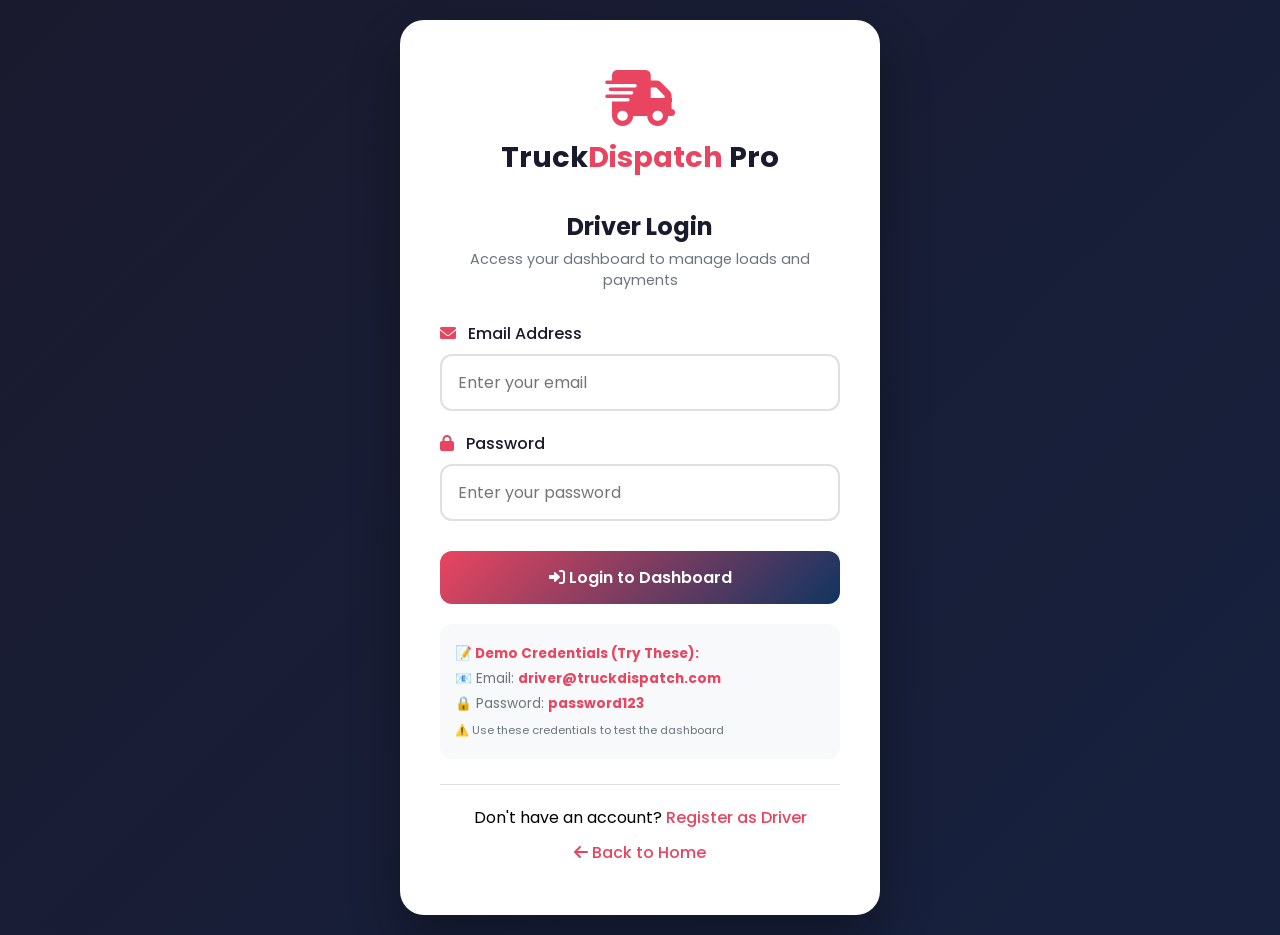
<file: login.html>
<!DOCTYPE html>
<html lang="en">
<head>
    <meta charset="UTF-8">
    <meta name="viewport" content="width=device-width, initial-scale=1.0">
    <title>Driver Login | Truck Dispatch Pro</title>
    <link rel="stylesheet" href="https://cdnjs.cloudflare.com/ajax/libs/font-awesome/6.0.0/css/all.min.css">
    <link href="https://fonts.googleapis.com/css2?family=Poppins:wght@300;400;500;600;700;800&display=swap" rel="stylesheet">
    <style>
        * {
            margin: 0;
            padding: 0;
            box-sizing: border-box;
        }

        body {
            font-family: 'Poppins', sans-serif;
            background: linear-gradient(135deg, #1a1a2e 0%, #16213e 100%);
            min-height: 100vh;
        }

        .login-container {
            min-height: 100vh;
            display: flex;
            align-items: center;
            justify-content: center;
            padding: 20px;
        }

        .login-card {
            background: white;
            border-radius: 24px;
            padding: 50px 40px;
            max-width: 480px;
            width: 100%;
            box-shadow: 0 25px 50px rgba(0,0,0,0.3);
            animation: fadeInUp 0.6s ease;
        }

        @keyframes fadeInUp {
            from {
                opacity: 0;
                transform: translateY(30px);
            }
            to {
                opacity: 1;
                transform: translateY(0);
            }
        }

        .login-logo {
            text-align: center;
            margin-bottom: 30px;
        }

        .login-logo i {
            font-size: 3.5rem;
            color: #e94560;
        }

        .login-logo h2 {
            font-size: 1.8rem;
            margin-top: 10px;
            color: #1a1a2e;
        }

        .login-logo span {
            color: #e94560;
        }

        .login-title {
            text-align: center;
            margin-bottom: 30px;
        }

        .login-title h3 {
            font-size: 1.5rem;
            color: #1a1a2e;
            margin-bottom: 5px;
        }

        .login-title p {
            color: #6c757d;
            font-size: 0.9rem;
        }

        .input-group {
            margin-bottom: 20px;
        }

        .input-group label {
            display: block;
            margin-bottom: 8px;
            font-weight: 500;
            color: #1a1a2e;
        }

        .input-group label i {
            color: #e94560;
            margin-right: 8px;
        }

        .input-group input {
            width: 100%;
            padding: 14px 16px;
            border: 2px solid #e0e0e0;
            border-radius: 12px;
            font-size: 1rem;
            font-family: 'Poppins', sans-serif;
            transition: all 0.3s ease;
        }

        .input-group input:focus {
            outline: none;
            border-color: #e94560;
            box-shadow: 0 0 0 3px rgba(233,69,96,0.1);
        }

        .login-btn {
            width: 100%;
            padding: 14px;
            background: linear-gradient(135deg, #e94560 0%, #0f3460 100%);
            color: white;
            border: none;
            border-radius: 12px;
            font-size: 1rem;
            font-weight: 600;
            cursor: pointer;
            transition: all 0.3s ease;
            margin-top: 10px;
            font-family: 'Poppins', sans-serif;
        }

        .login-btn:hover {
            transform: translateY(-2px);
            box-shadow: 0 5px 20px rgba(233,69,96,0.4);
        }

        .login-footer {
            text-align: center;
            margin-top: 25px;
            padding-top: 20px;
            border-top: 1px solid #e0e0e0;
        }

        .login-footer a {
            color: #e94560;
            text-decoration: none;
            font-weight: 500;
        }

        .login-footer a:hover {
            text-decoration: underline;
        }

        .demo-credentials {
            background: #f8f9fa;
            padding: 15px;
            border-radius: 12px;
            margin-top: 20px;
            font-size: 0.85rem;
        }

        .demo-credentials p {
            margin: 5px 0;
            color: #6c757d;
        }

        .demo-credentials strong {
            color: #e94560;
        }

        .error-message {
            background: #f8d7da;
            color: #721c24;
            padding: 12px;
            border-radius: 10px;
            margin-bottom: 20px;
            display: none;
            font-size: 0.85rem;
            text-align: center;
        }

        @media (max-width: 480px) {
            .login-card {
                padding: 30px 25px;
            }
        }
    </style>
</head>
<body>

    <div class="login-container">
        <div class="login-card">
            <div class="login-logo">
                <i class="fas fa-truck-fast"></i>
                <h2>Truck<span>Dispatch</span> Pro</h2>
            </div>
            
            <div class="login-title">
                <h3>Driver Login</h3>
                <p>Access your dashboard to manage loads and payments</p>
            </div>
            
            <div id="errorMsg" class="error-message"></div>
            
            <form id="loginForm">
                <div class="input-group">
                    <label><i class="fas fa-envelope"></i> Email Address</label>
                    <input type="email" id="loginEmail" placeholder="Enter your email" required>
                </div>
                
                <div class="input-group">
                    <label><i class="fas fa-lock"></i> Password</label>
                    <input type="password" id="loginPassword" placeholder="Enter your password" required>
                </div>
                
                <button type="submit" class="login-btn">
                    <i class="fas fa-sign-in-alt"></i> Login to Dashboard
                </button>
            </form>
            
            <div class="demo-credentials">
                <p><strong>📝 Demo Credentials (Try These):</strong></p>
                <p>📧 Email: <strong>driver@truckdispatch.com</strong></p>
                <p>🔒 Password: <strong>password123</strong></p>
                <p style="font-size: 0.7rem; margin-top: 8px;">⚠️ Use these credentials to test the dashboard</p>
            </div>
            
            <div class="login-footer">
                <p>Don't have an account? <a href="register.html">Register as Driver</a></p>
                <p style="margin-top: 10px;"><a href="index.html"><i class="fas fa-arrow-left"></i> Back to Home</a></p>
            </div>
        </div>
    </div>

    <script>
        // Login Form Handler
        const loginForm = document.getElementById('loginForm');
        const errorMsg = document.getElementById('errorMsg');
        
        if (loginForm) {
            loginForm.addEventListener('submit', function(e) {
                e.preventDefault();
                
                const email = document.getElementById('loginEmail').value.trim();
                const password = document.getElementById('loginPassword').value;
                
                // Demo credentials check
                if (email === 'driver@truckdispatch.com' && password === 'password123') {
                    // Save user data to localStorage
                    const userData = {
                        name: "ZAINAB.....",
                        email: email,
                        activeLoads: 2,
                        weeklyEarnings: 3250,
                        rating: 4.9
                    };
                    localStorage.setItem('loggedInUser', JSON.stringify(userData));
                    
                    // Redirect to welcome page
                    window.location.href = 'welcome.html';
                } else {
                    errorMsg.textContent = '❌ Invalid email or password. Try: driver@truckdispatch.com / password123';
                    errorMsg.style.display = 'block';
                    
                    // Hide error after 3 seconds
                    setTimeout(() => {
                        errorMsg.style.display = 'none';
                    }, 3000);
                }
            });
        }
        
        // Check if already logged in
        if (localStorage.getItem('loggedInUser')) {
            // Optional: Auto redirect to dashboard if already logged in
            // window.location.href = 'dashboard.html';
        }
    </script>
</body>
</html>
</file>
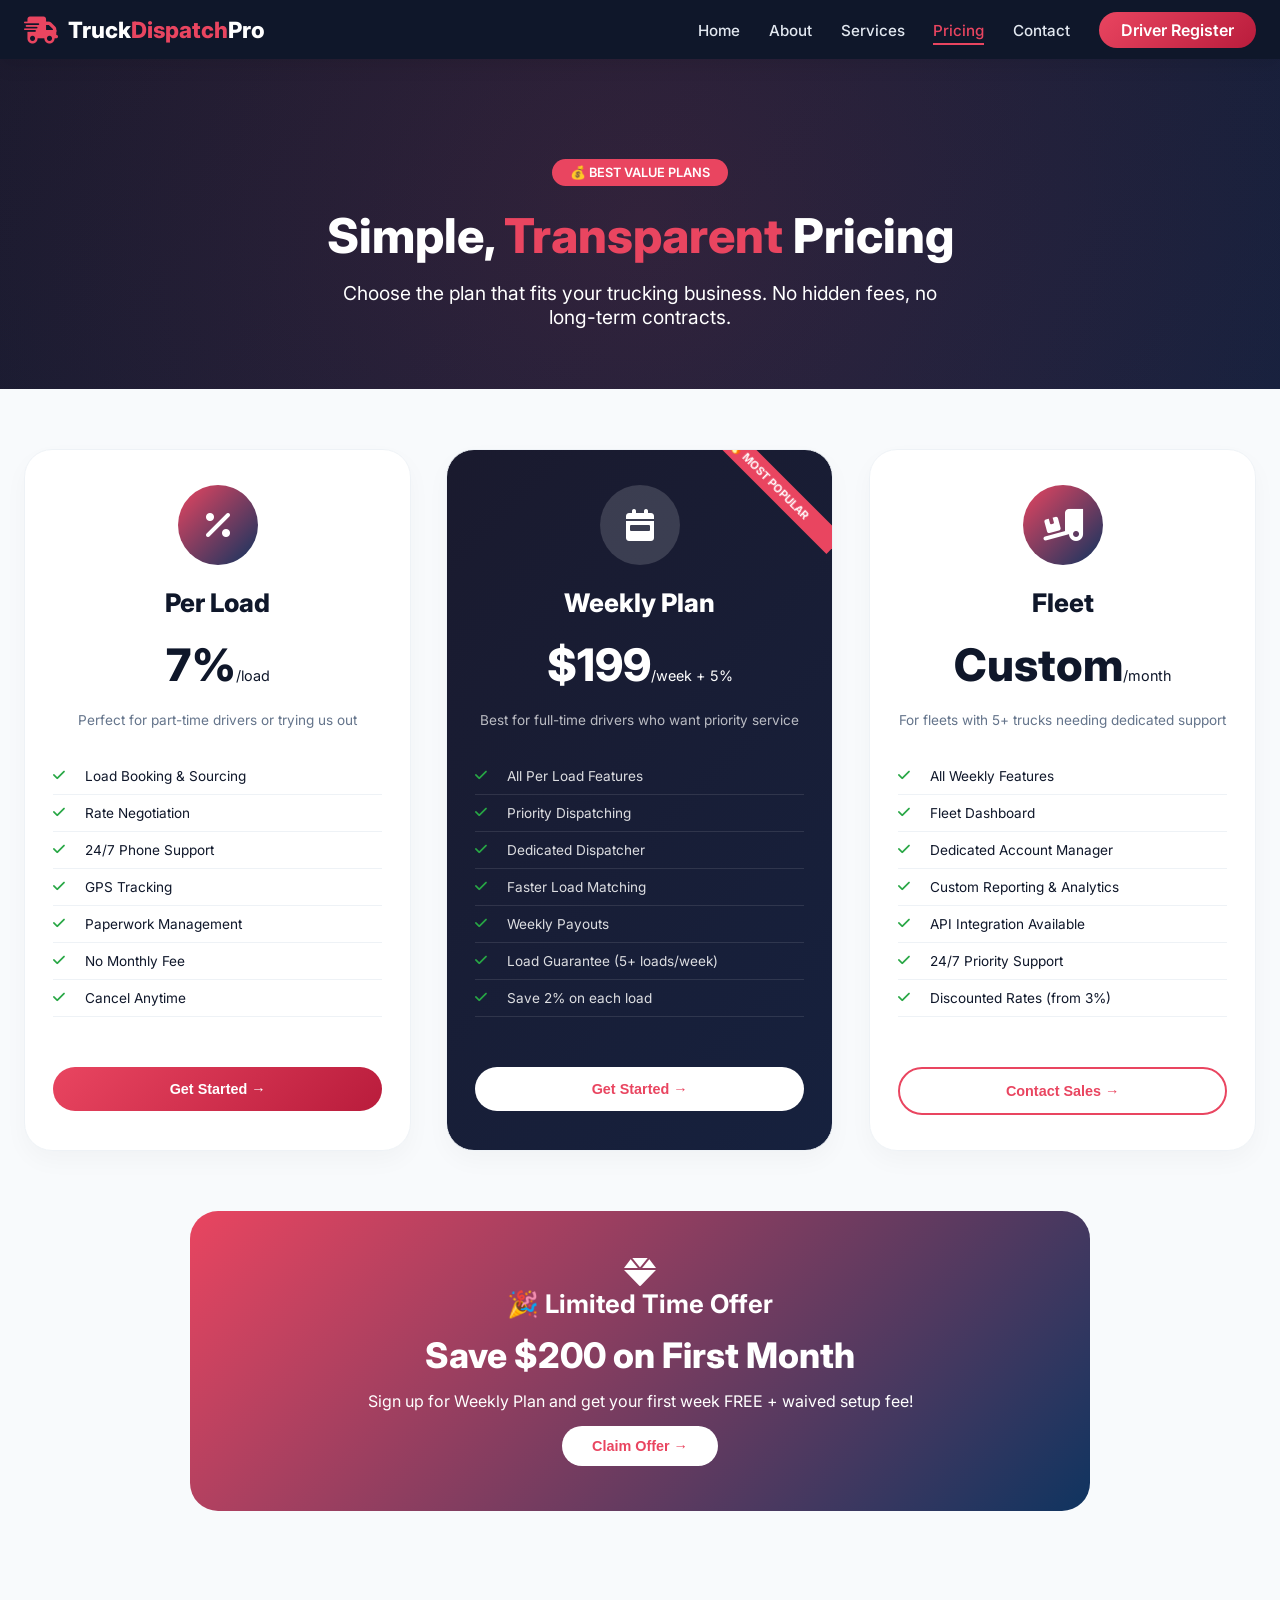
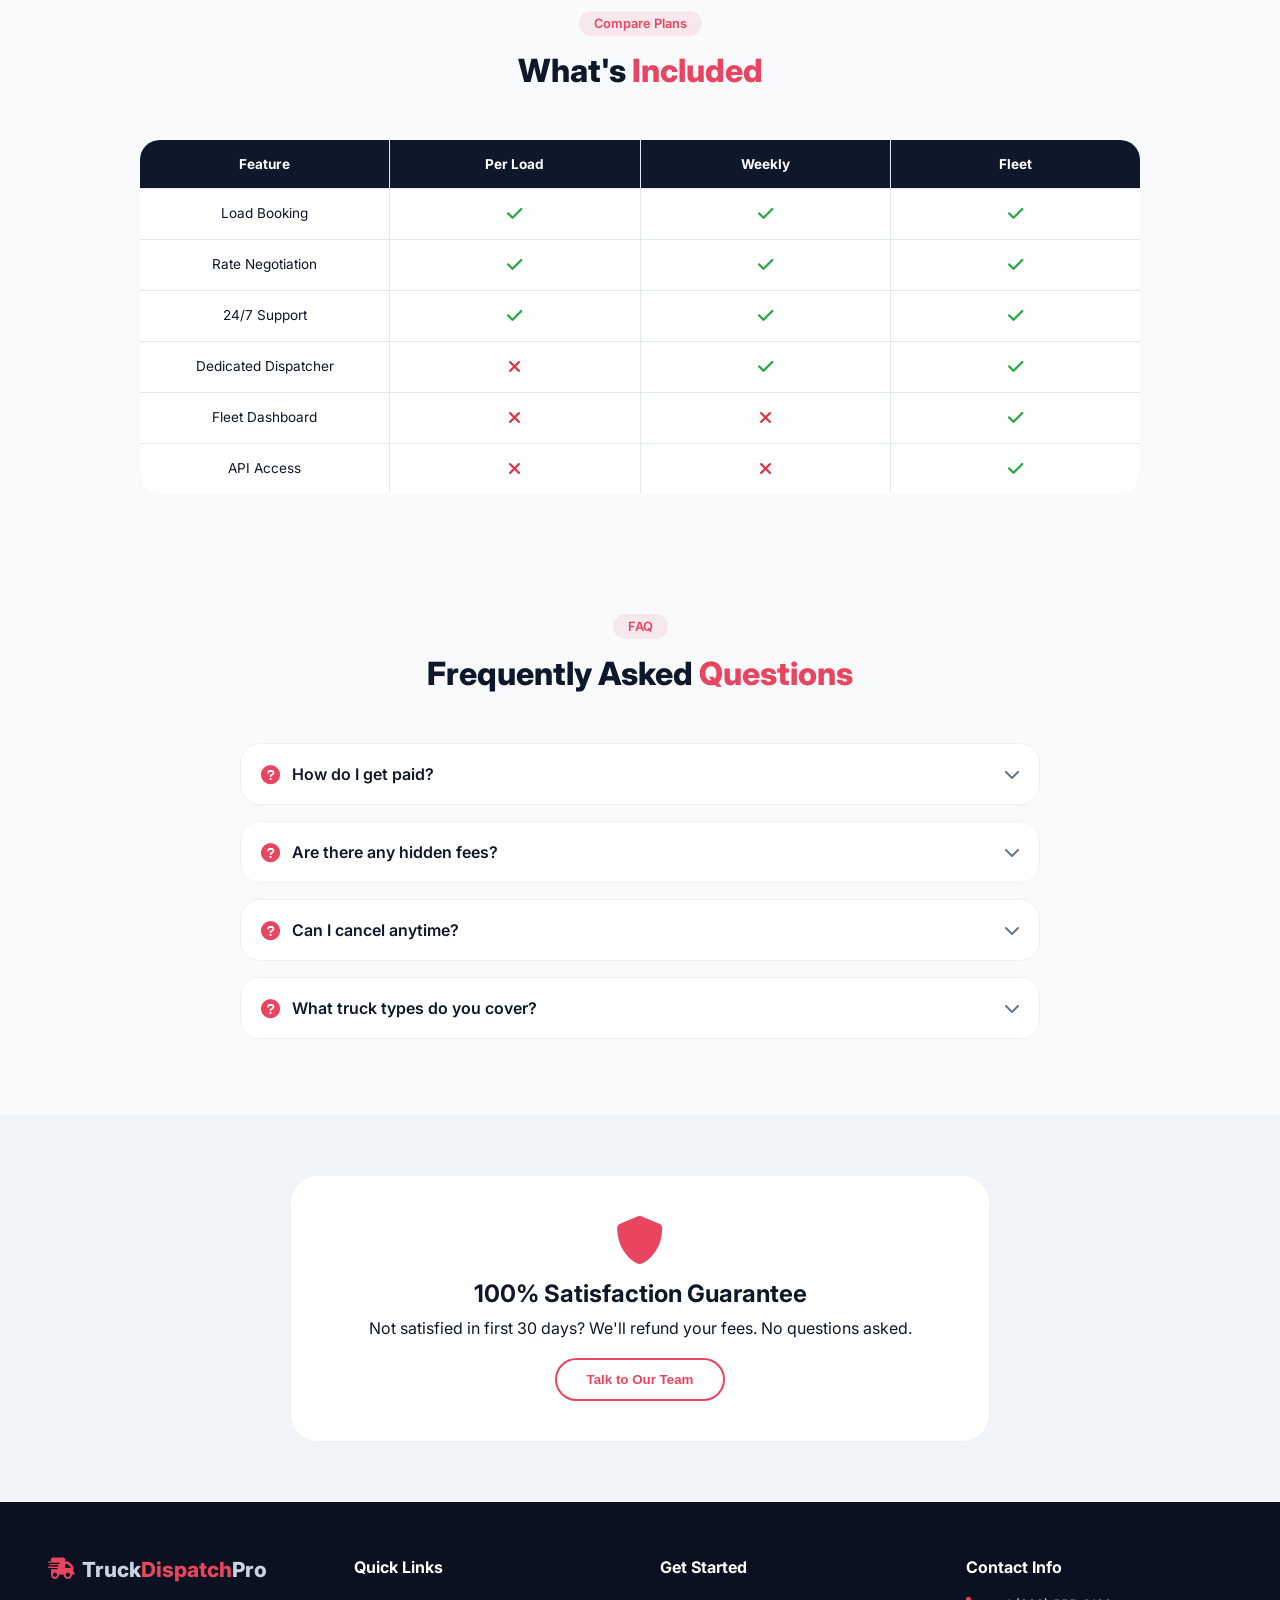
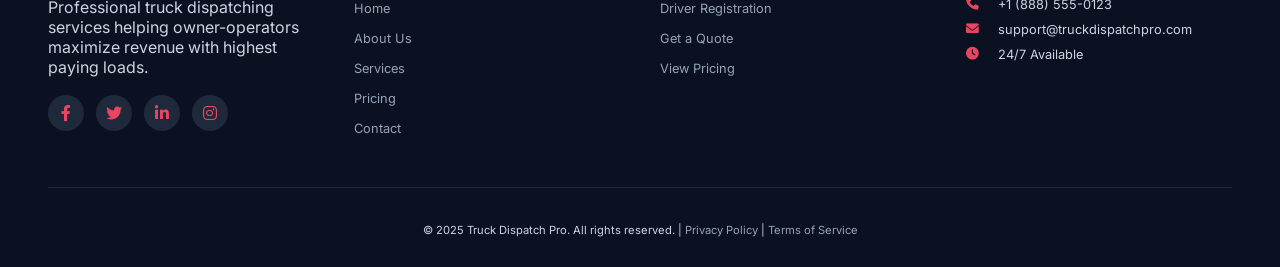
<file: pricing.html>
<!DOCTYPE html>
<html lang="en">
<head>
    <meta charset="UTF-8">
    <meta name="viewport" content="width=device-width, initial-scale=1.0, viewport-fit=cover">
    <meta name="description" content="Affordable truck dispatching pricing plans - Pay only when you earn. No hidden fees.">
    <meta name="keywords" content="truck dispatching pricing, dispatch service cost, owner operator rates">
    <title>Pricing | Truck Dispatch Pro</title>
    <link rel="stylesheet" href="https://cdnjs.cloudflare.com/ajax/libs/font-awesome/6.0.0/css/all.min.css">
    <link href="https://fonts.googleapis.com/css2?family=Inter:opsz,wght@14..32,300;400;500;600;700;800&display=swap" rel="stylesheet">
    <style>
        /* ========== RESET & BASE - same color scheme as services.html ========== */
        * {
            margin: 0;
            padding: 0;
            box-sizing: border-box;
        }

        body {
            font-family: 'Inter', sans-serif;
            background: #f8fafc;
            color: #0f172a;
            overflow-x: hidden;
        }

        /* ========== ANIMATIONS (same as services.html) ========== */
        @keyframes fadeInDown {
            from { opacity: 0; transform: translateY(-40px); }
            to { opacity: 1; transform: translateY(0); }
        }
        @keyframes fadeInUp {
            from { opacity: 0; transform: translateY(40px); }
            to { opacity: 1; transform: translateY(0); }
        }
        @keyframes scaleIn {
            from { opacity: 0; transform: scale(0.9); }
            to { opacity: 1; transform: scale(1); }
        }
        @keyframes slideInLeft {
            from { opacity: 0; transform: translateX(-40px); }
            to { opacity: 1; transform: translateX(0); }
        }
        @keyframes slideInRight {
            from { opacity: 0; transform: translateX(40px); }
            to { opacity: 1; transform: translateX(0); }
        }
        @keyframes slowRotate {
            from { transform: rotate(0deg); }
            to { transform: rotate(360deg); }
        }
        @keyframes floatAnimation {
            0%, 100% { transform: translateY(0px); }
            50% { transform: translateY(-8px); }
        }

        /* ========== NAVBAR (exactly like services.html) ========== */
        .navbar {
            background: #0f172a;
            padding: 1rem 1.5rem;
            position: sticky;
            top: 0;
            z-index: 1000;
            box-shadow: 0 5px 20px rgba(0,0,0,0.1);
            animation: fadeInDown 0.6s ease;
        }
        .nav-container {
            max-width: 1280px;
            margin: 0 auto;
            display: flex;
            justify-content: space-between;
            align-items: center;
            flex-wrap: wrap;
        }
        .logo {
            display: flex;
            align-items: center;
            gap: 10px;
            font-size: 1.4rem;
            font-weight: 800;
            color: white;
        }
        .logo i {
            color: #e94560;
            font-size: 1.7rem;
            transition: transform 0.3s;
        }
        .logo:hover i {
            transform: rotate(-5deg) scale(1.1);
        }
        .logo span {
            color: white;
        }
        .logo .highlight {
            color: #e94560;
        }
        .nav-menu {
            display: flex;
            list-style: none;
            gap: 1.8rem;
            align-items: center;
        }
        .nav-link {
            color: #e2e8f0;
            text-decoration: none;
            font-weight: 500;
            transition: 0.3s;
            position: relative;
            font-size: 0.95rem;
        }
        .nav-link::after {
            content: '';
            position: absolute;
            bottom: -5px;
            left: 0;
            width: 0%;
            height: 2px;
            background: #e94560;
            transition: width 0.3s;
        }
        .nav-link:hover::after, .nav-link.active::after {
            width: 100%;
        }
        .nav-link:hover, .nav-link.active {
            color: #e94560;
        }
        .nav-btn {
            background: linear-gradient(135deg, #e94560, #b91c3c);
            padding: 8px 22px;
            border-radius: 40px;
            color: white;
            font-weight: 600;
            text-decoration: none;
            transition: all 0.3s;
        }
        .nav-btn:hover {
            transform: translateY(-3px);
            box-shadow: 0 8px 20px rgba(233,69,96,0.4);
        }
        .hamburger {
            display: none;
            font-size: 1.6rem;
            color: white;
            cursor: pointer;
            transition: 0.2s;
        }
        .hamburger:hover {
            color: #e94560;
        }

        /* ========== PAGE HEADER (services header style) ========== */
        .pricing-hero {
            text-align: center;
            padding: 100px 20px 60px;
            background: linear-gradient(135deg, #1a1a2e 0%, #16213e 100%);
            color: white;
            position: relative;
            overflow: hidden;
        }
        .pricing-hero::before {
            content: '';
            position: absolute;
            top: -30%;
            left: -30%;
            width: 160%;
            height: 160%;
            background: radial-gradient(circle, rgba(233,69,96,0.12) 0%, transparent 70%);
            animation: slowRotate 25s linear infinite;
        }
        .pricing-hero h1 {
            font-size: clamp(2rem, 6vw, 3rem);
            font-weight: 800;
            margin-bottom: 16px;
            position: relative;
            z-index: 1;
            animation: fadeInUp 0.8s ease;
        }
        .pricing-hero p {
            font-size: clamp(0.95rem, 4vw, 1.2rem);
            opacity: 0.9;
            max-width: 600px;
            margin: 0 auto;
            position: relative;
            z-index: 1;
            animation: fadeInUp 0.8s ease 0.2s both;
        }
        .pricing-badge {
            display: inline-block;
            background: #e94560;
            color: white;
            padding: 6px 18px;
            border-radius: 50px;
            font-size: 0.8rem;
            font-weight: 600;
            margin-bottom: 20px;
            position: relative;
            z-index: 1;
            animation: fadeInUp 0.6s ease;
        }
        .pricing-hero .highlight {
            color: #e94560;
        }

        /* ========== CONTAINER ========== */
        .container {
            max-width: 1280px;
            margin: 0 auto;
            padding: 0 24px;
        }

        /* ========== PRICING CARDS (service card style) ========== */
        .pricing-grid-new {
            display: grid;
            grid-template-columns: repeat(auto-fit, minmax(320px, 1fr));
            gap: 35px;
            max-width: 1280px;
            margin: 60px auto;
            padding: 0 24px;
        }
        .pricing-card-new {
            background: white;
            border-radius: 28px;
            padding: 35px 28px;
            text-align: center;
            transition: all 0.4s cubic-bezier(0.2, 0.9, 0.4, 1.1);
            border: 1px solid #eef2f6;
            box-shadow: 0 10px 25px rgba(0,0,0,0.03);
            position: relative;
            overflow: hidden;
            opacity: 0;
            transform: translateY(40px);
        }
        .pricing-card-new.visible {
            animation: scaleIn 0.7s forwards;
        }
        .pricing-card-new:hover {
            transform: translateY(-12px);
            border-color: #e94560;
            box-shadow: 0 25px 45px rgba(233,69,96,0.12);
        }
        .pricing-card-new.featured {
            background: linear-gradient(135deg, #1a1a2e 0%, #16213e 100%);
            color: white;
            transform: scale(1.02);
        }
        .pricing-card-new.featured:hover {
            transform: translateY(-12px) scale(1.02);
        }
        .popular-tag {
            position: absolute;
            top: 18px;
            right: -30px;
            background: #e94560;
            color: white;
            padding: 5px 40px;
            font-size: 0.7rem;
            font-weight: 700;
            transform: rotate(45deg);
            text-transform: uppercase;
        }
        .plan-icon {
            width: 80px;
            height: 80px;
            background: linear-gradient(135deg, #e94560, #0f3460);
            border-radius: 50%;
            display: flex;
            align-items: center;
            justify-content: center;
            margin: 0 auto 22px;
            transition: all 0.3s;
            animation: floatAnimation 3s infinite ease-in-out;
        }
        .pricing-card-new:hover .plan-icon {
            transform: scale(1.05) rotate(5deg);
        }
        .plan-icon i {
            font-size: 2rem;
            color: white;
        }
        .pricing-card-new.featured .plan-icon {
            background: rgba(255,255,255,0.15);
        }
        .pricing-card-new.featured .plan-icon i {
            color: white;
        }
        .plan-name {
            font-size: 1.6rem;
            font-weight: 800;
            margin-bottom: 10px;
        }
        .plan-price {
            font-size: 2.8rem;
            font-weight: 800;
            margin: 20px 0;
        }
        .plan-price span {
            font-size: 0.9rem;
            font-weight: 400;
        }
        .plan-description {
            color: #64748b;
            margin-bottom: 25px;
            font-size: 0.85rem;
        }
        .pricing-card-new.featured .plan-description {
            color: rgba(255,255,255,0.7);
        }
        .pricing-features-new {
            list-style: none;
            text-align: left;
            margin: 30px 0;
        }
        .pricing-features-new li {
            padding: 10px 0;
            display: flex;
            align-items: center;
            gap: 12px;
            border-bottom: 1px solid #eef2f6;
            font-size: 0.85rem;
        }
        .pricing-card-new.featured .pricing-features-new li {
            border-bottom-color: rgba(255,255,255,0.1);
            color: rgba(255,255,255,0.85);
        }
        .pricing-features-new li i {
            color: #28a745;
            width: 20px;
        }
        .btn-plan {
            width: 100%;
            padding: 14px;
            border-radius: 40px;
            font-weight: 700;
            cursor: pointer;
            transition: all 0.3s;
            border: none;
            background: linear-gradient(135deg, #e94560, #b91c3c);
            color: white;
            margin-top: 20px;
            font-size: 0.9rem;
        }
        .btn-plan-outline {
            background: transparent;
            border: 2px solid #e94560;
            color: #e94560;
        }
        .pricing-card-new.featured .btn-plan {
            background: white;
            color: #e94560;
        }
        .btn-plan:hover {
            transform: translateY(-3px);
            box-shadow: 0 10px 25px rgba(233,69,96,0.4);
        }

        /* Save Banner */
        .save-banner {
            background: linear-gradient(135deg, #e94560, #0f3460);
            padding: 45px 30px;
            text-align: center;
            color: white;
            border-radius: 28px;
            margin: 40px auto;
            max-width: 900px;
            opacity: 0;
            transform: translateY(30px);
            transition: all 0.5s;
        }
        .save-banner.visible {
            animation: fadeInUp 0.7s forwards;
        }
        .save-banner h3 {
            font-size: 1.6rem;
            margin-bottom: 10px;
        }
        .save-amount {
            font-size: 2.2rem;
            font-weight: 800;
            margin: 15px 0;
        }

        /* Comparison Table */
        .comparison-new {
            background: #f8fafc;
            padding: 60px 0;
        }
        .section-header {
            text-align: center;
            margin-bottom: 50px;
        }
        .section-header .section-tag {
            display: inline-block;
            background: rgba(233,69,96,0.1);
            color: #e94560;
            padding: 5px 15px;
            border-radius: 50px;
            font-size: 0.8rem;
            font-weight: 600;
            margin-bottom: 15px;
        }
        .section-header h2 {
            font-size: 2rem;
            font-weight: 800;
        }
        .section-header .highlight {
            color: #e94560;
        }
        .comparison-grid {
            display: grid;
            grid-template-columns: repeat(4, 1fr);
            gap: 1px;
            background: #e2e8f0;
            border-radius: 20px;
            overflow: hidden;
            max-width: 1000px;
            margin: 0 auto;
        }
        .comparison-item {
            background: white;
            padding: 16px;
            text-align: center;
            font-size: 0.85rem;
        }
        .comparison-item.header {
            background: #0f172a;
            color: white;
            font-weight: 700;
        }
        .comparison-item i.fa-check {
            color: #28a745;
            font-size: 1.1rem;
        }
        .comparison-item i.fa-times {
            color: #dc3545;
            font-size: 1.1rem;
        }

        /* FAQ Section */
        .faq-section {
            padding: 60px 0;
        }
        .faq-grid {
            max-width: 800px;
            margin: 0 auto;
        }
        .faq-item {
            background: white;
            border-radius: 20px;
            margin-bottom: 16px;
            border: 1px solid #eef2f6;
            overflow: hidden;
            opacity: 0;
            transform: translateY(20px);
            transition: all 0.3s;
        }
        .faq-item.visible {
            animation: fadeInUp 0.5s forwards;
        }
        .faq-question {
            display: flex;
            align-items: center;
            gap: 12px;
            padding: 20px;
            cursor: pointer;
            background: white;
            transition: 0.2s;
        }
        .faq-question:hover {
            background: #fef2f2;
        }
        .faq-question i:first-child {
            color: #e94560;
            font-size: 1.2rem;
        }
        .faq-question h3 {
            flex: 1;
            font-size: 1rem;
            font-weight: 600;
        }
        .toggle-icon {
            transition: transform 0.3s;
            color: #64748b;
        }
        .faq-item.active .toggle-icon {
            transform: rotate(180deg);
        }
        .faq-answer {
            max-height: 0;
            overflow: hidden;
            transition: max-height 0.3s ease;
            padding: 0 20px;
            font-size: 0.85rem;
            color: #64748b;
            line-height: 1.6;
        }
        .faq-item.active .faq-answer {
            max-height: 200px;
            padding: 0 20px 20px;
        }

        /* Guarantee Section */
        .guarantee-section {
            padding: 60px 0;
            background: #f1f5f9;
        }
        .guarantee-wrapper {
            background: white;
            border-radius: 28px;
            padding: 40px;
            text-align: center;
            max-width: 700px;
            margin: 0 auto;
            border: 1px solid #eef2f6;
            opacity: 0;
            transform: translateY(30px);
            transition: all 0.5s;
        }
        .guarantee-wrapper.visible {
            animation: fadeInUp 0.7s forwards;
        }
        .guarantee-wrapper i {
            font-size: 3rem;
            color: #e94560;
            margin-bottom: 15px;
        }
        .guarantee-wrapper h3 {
            font-size: 1.5rem;
            margin-bottom: 10px;
        }
        .btn-outline {
            background: transparent;
            border: 2px solid #e94560;
            color: #e94560;
            padding: 12px 30px;
            border-radius: 40px;
            font-weight: 600;
            cursor: pointer;
            transition: 0.3s;
            margin-top: 20px;
        }
        .btn-outline:hover {
            background: #e94560;
            color: white;
            transform: translateY(-3px);
        }

        /* Footer (same as services.html) */
        .footer {
            background: #0b1120;
            color: #cbd5e1;
            padding: 55px 24px 30px;
        }
        .footer-grid {
            display: grid;
            grid-template-columns: repeat(auto-fit, minmax(200px, 1fr));
            gap: 40px;
            max-width: 1280px;
            margin: 0 auto;
        }
        .footer-logo {
            display: flex;
            align-items: center;
            gap: 8px;
            font-size: 1.3rem;
            font-weight: 800;
            margin-bottom: 15px;
        }
        .footer-logo i {
            color: #e94560;
        }
        .social-links {
            display: flex;
            gap: 12px;
            margin-top: 18px;
        }
        .social-links a {
            width: 36px;
            height: 36px;
            background: #1e293b;
            border-radius: 50%;
            display: inline-flex;
            align-items: center;
            justify-content: center;
            color: #e94560;
            transition: 0.3s;
            text-decoration: none;
        }
        .social-links a:hover {
            background: #e94560;
            color: white;
            transform: translateY(-3px);
        }
        .footer-links h4, .footer-contact h4 {
            font-size: 1rem;
            font-weight: 700;
            margin-bottom: 20px;
            color: white;
        }
        .footer-links ul, .footer-contact ul {
            list-style: none;
        }
        .footer-links li, .footer-contact li {
            margin-bottom: 10px;
        }
        .footer-links a {
            color: #94a3b8;
            text-decoration: none;
            font-size: 0.8rem;
            transition: 0.2s;
        }
        .footer-links a:hover {
            color: #e94560;
            padding-left: 4px;
        }
        .footer-contact li {
            display: flex;
            align-items: center;
            gap: 12px;
            font-size: 0.8rem;
        }
        .footer-contact i {
            width: 20px;
            color: #e94560;
        }
        .footer-bottom {
            text-align: center;
            padding-top: 35px;
            margin-top: 40px;
            border-top: 1px solid #1e293b;
            font-size: 0.7rem;
        }
        .footer-bottom a {
            color: #94a3b8;
            text-decoration: none;
        }
        .footer-bottom a:hover {
            color: #e94560;
        }

        /* Responsive */
        @media (max-width: 992px) {
            .nav-menu {
                display: none;
                width: 100%;
                flex-direction: column;
                background: #0f172a;
                padding: 25px 20px;
                border-radius: 24px;
                margin-top: 15px;
                gap: 1.2rem;
            }
            .nav-menu.active {
                display: flex;
            }
            .hamburger {
                display: block;
            }
            .comparison-grid {
                grid-template-columns: repeat(2, 1fr);
            }
        }
        @media (max-width: 768px) {
            .container {
                padding: 0 1.2rem;
            }
            .pricing-hero {
                padding: 80px 20px 45px;
            }
            .pricing-grid-new {
                margin: 40px auto;
                padding: 0 1rem;
            }
            .plan-price {
                font-size: 2.2rem;
            }
            .save-banner h3 {
                font-size: 1.3rem;
            }
            .save-amount {
                font-size: 1.6rem;
            }
            .section-header h2 {
                font-size: 1.6rem;
            }
            .footer-grid {
                text-align: center;
            }
            .footer-logo {
                justify-content: center;
            }
            .social-links {
                justify-content: center;
            }
            .footer-contact li {
                justify-content: center;
            }
        }
        @media (max-width: 480px) {
            .pricing-card-new.featured {
                transform: scale(1);
            }
            .pricing-card-new.featured:hover {
                transform: translateY(-12px);
            }
        }
    </style>
</head>
<body>

    <nav class="navbar">
        <div class="nav-container">
            <div class="logo">
                <i class="fas fa-truck-fast"></i>
                <span>Truck<span class="highlight">Dispatch</span>Pro</span>
            </div>
            <ul class="nav-menu" id="navMenu">
                <li><a href="index.html" class="nav-link">Home</a></li>
                <li><a href="about.html" class="nav-link">About</a></li>
                <li><a href="services.html" class="nav-link">Services</a></li>
                <li><a href="pricing.html" class="nav-link active">Pricing</a></li>
                <li><a href="contact.html" class="nav-link">Contact</a></li>
                <li><a href="register.html" class="nav-btn">Driver Register</a></li>
            </ul>
            <div class="hamburger" id="hamburger">
                <i class="fas fa-bars"></i>
            </div>
        </div>
    </nav>

    <!-- Pricing Hero Section -->
    <section class="pricing-hero">
        <div class="container">
            <div class="pricing-badge">💰 BEST VALUE PLANS</div>
            <h1>Simple, <span class="highlight">Transparent</span> Pricing</h1>
            <p>Choose the plan that fits your trucking business. No hidden fees, no long-term contracts.</p>
        </div>
    </section>

    <!-- Pricing Cards -->
    <div class="pricing-grid-new">
        <div class="pricing-card-new">
            <div class="plan-icon"><i class="fas fa-percent"></i></div>
            <div class="plan-name">Per Load</div>
            <div class="plan-price">7%<span>/load</span></div>
            <div class="plan-description">Perfect for part-time drivers or trying us out</div>
            <ul class="pricing-features-new">
                <li><i class="fas fa-check"></i> Load Booking & Sourcing</li>
                <li><i class="fas fa-check"></i> Rate Negotiation</li>
                <li><i class="fas fa-check"></i> 24/7 Phone Support</li>
                <li><i class="fas fa-check"></i> GPS Tracking</li>
                <li><i class="fas fa-check"></i> Paperwork Management</li>
                <li><i class="fas fa-check"></i> No Monthly Fee</li>
                <li><i class="fas fa-check"></i> Cancel Anytime</li>
            </ul>
            <button class="btn-plan" onclick="location.href='register.html'">Get Started →</button>
        </div>

        <div class="pricing-card-new featured">
            <div class="popular-tag">🔥 MOST POPULAR</div>
            <div class="plan-icon"><i class="fas fa-calendar-week"></i></div>
            <div class="plan-name">Weekly Plan</div>
            <div class="plan-price">$199<span>/week + 5%</span></div>
            <div class="plan-description">Best for full-time drivers who want priority service</div>
            <ul class="pricing-features-new">
                <li><i class="fas fa-check"></i> All Per Load Features</li>
                <li><i class="fas fa-check"></i> Priority Dispatching</li>
                <li><i class="fas fa-check"></i> Dedicated Dispatcher</li>
                <li><i class="fas fa-check"></i> Faster Load Matching</li>
                <li><i class="fas fa-check"></i> Weekly Payouts</li>
                <li><i class="fas fa-check"></i> Load Guarantee (5+ loads/week)</li>
                <li><i class="fas fa-check"></i> Save 2% on each load</li>
            </ul>
            <button class="btn-plan" onclick="location.href='register.html'">Get Started →</button>
        </div>

        <div class="pricing-card-new">
            <div class="plan-icon"><i class="fas fa-truck-ramp-box"></i></div>
            <div class="plan-name">Fleet</div>
            <div class="plan-price">Custom<span>/month</span></div>
            <div class="plan-description">For fleets with 5+ trucks needing dedicated support</div>
            <ul class="pricing-features-new">
                <li><i class="fas fa-check"></i> All Weekly Features</li>
                <li><i class="fas fa-check"></i> Fleet Dashboard</li>
                <li><i class="fas fa-check"></i> Dedicated Account Manager</li>
                <li><i class="fas fa-check"></i> Custom Reporting & Analytics</li>
                <li><i class="fas fa-check"></i> API Integration Available</li>
                <li><i class="fas fa-check"></i> 24/7 Priority Support</li>
                <li><i class="fas fa-check"></i> Discounted Rates (from 3%)</li>
            </ul>
            <button class="btn-plan btn-plan-outline" onclick="location.href='contact.html'">Contact Sales →</button>
        </div>
    </div>

    <!-- Save Banner -->
    <div class="container">
        <div class="save-banner">
            <i class="fas fa-gem" style="font-size: 2rem;"></i>
            <h3>🎉 Limited Time Offer</h3>
            <div class="save-amount">Save $200 on First Month</div>
            <p>Sign up for Weekly Plan and get your first week FREE + waived setup fee!</p>
            <button class="btn-plan" onclick="location.href='register.html'" style="background: white; color: #e94560; margin-top: 15px; width: auto; padding: 12px 30px;">Claim Offer →</button>
        </div>
    </div>

    <!-- Comparison Table -->
    <section class="comparison-new">
        <div class="container">
            <div class="section-header">
                <span class="section-tag">Compare Plans</span>
                <h2>What's <span class="highlight">Included</span></h2>
            </div>
            <div class="comparison-grid">
                <div class="comparison-item header">Feature</div>
                <div class="comparison-item header">Per Load</div>
                <div class="comparison-item header">Weekly</div>
                <div class="comparison-item header">Fleet</div>
                
                <div class="comparison-item">Load Booking</div>
                <div class="comparison-item"><i class="fas fa-check"></i></div>
                <div class="comparison-item"><i class="fas fa-check"></i></div>
                <div class="comparison-item"><i class="fas fa-check"></i></div>
                
                <div class="comparison-item">Rate Negotiation</div>
                <div class="comparison-item"><i class="fas fa-check"></i></div>
                <div class="comparison-item"><i class="fas fa-check"></i></div>
                <div class="comparison-item"><i class="fas fa-check"></i></div>
                
                <div class="comparison-item">24/7 Support</div>
                <div class="comparison-item"><i class="fas fa-check"></i></div>
                <div class="comparison-item"><i class="fas fa-check"></i></div>
                <div class="comparison-item"><i class="fas fa-check"></i></div>
                
                <div class="comparison-item">Dedicated Dispatcher</div>
                <div class="comparison-item"><i class="fas fa-times"></i></div>
                <div class="comparison-item"><i class="fas fa-check"></i></div>
                <div class="comparison-item"><i class="fas fa-check"></i></div>
                
                <div class="comparison-item">Fleet Dashboard</div>
                <div class="comparison-item"><i class="fas fa-times"></i></div>
                <div class="comparison-item"><i class="fas fa-times"></i></div>
                <div class="comparison-item"><i class="fas fa-check"></i></div>
                
                <div class="comparison-item">API Access</div>
                <div class="comparison-item"><i class="fas fa-times"></i></div>
                <div class="comparison-item"><i class="fas fa-times"></i></div>
                <div class="comparison-item"><i class="fas fa-check"></i></div>
            </div>
        </div>
    </section>

    <!-- FAQ Section -->
    <section class="faq-section">
        <div class="container">
            <div class="section-header">
                <span class="section-tag">FAQ</span>
                <h2>Frequently Asked <span class="highlight">Questions</span></h2>
            </div>
            <div class="faq-grid">
                <div class="faq-item"><div class="faq-question"><i class="fas fa-question-circle"></i><h3>How do I get paid?</h3><i class="fas fa-chevron-down toggle-icon"></i></div><div class="faq-answer"><p>We work with multiple factoring companies for quick payments. You can choose weekly or bi-weekly payouts.</p></div></div>
                <div class="faq-item"><div class="faq-question"><i class="fas fa-question-circle"></i><h3>Are there any hidden fees?</h3><i class="fas fa-chevron-down toggle-icon"></i></div><div class="faq-answer"><p>No! Our pricing is 100% transparent. You only pay the percentage on loads we book for you.</p></div></div>
                <div class="faq-item"><div class="faq-question"><i class="fas fa-question-circle"></i><h3>Can I cancel anytime?</h3><i class="fas fa-chevron-down toggle-icon"></i></div><div class="faq-answer"><p>Yes! No long-term contracts. You can cancel anytime with zero penalties.</p></div></div>
                <div class="faq-item"><div class="faq-question"><i class="fas fa-question-circle"></i><h3>What truck types do you cover?</h3><i class="fas fa-chevron-down toggle-icon"></i></div><div class="faq-answer"><p>Dry Van, Reefer, Flatbed, Hot Shot, Power Only, and Box Trucks.</p></div></div>
            </div>
        </div>
    </section>

    <!-- Guarantee Banner -->
    <section class="guarantee-section">
        <div class="container">
            <div class="guarantee-wrapper">
                <i class="fas fa-shield-alt"></i>
                <h3>100% Satisfaction Guarantee</h3>
                <p>Not satisfied in first 30 days? We'll refund your fees. No questions asked.</p>
                <button class="btn-outline" onclick="location.href='contact.html'">Talk to Our Team</button>
            </div>
        </div>
    </section>

    <!-- Footer -->
    <footer class="footer">
        <div class="container">
            <div class="footer-grid">
                <div class="footer-about">
                    <div class="footer-logo"><i class="fas fa-truck-fast"></i><span>Truck<span style="color:#e94560;">Dispatch</span>Pro</span></div>
                    <p>Professional truck dispatching services helping owner-operators maximize revenue with highest paying loads.</p>
                    <div class="social-links"><a href="#"><i class="fab fa-facebook-f"></i></a><a href="#"><i class="fab fa-twitter"></i></a><a href="#"><i class="fab fa-linkedin-in"></i></a><a href="#"><i class="fab fa-instagram"></i></a></div>
                </div>
                <div class="footer-links"><h4>Quick Links</h4><ul><li><a href="index.html">Home</a></li><li><a href="about.html">About Us</a></li><li><a href="services.html">Services</a></li><li><a href="pricing.html">Pricing</a></li><li><a href="contact.html">Contact</a></li></ul></div>
                <div class="footer-links"><h4>Get Started</h4><ul><li><a href="register.html">Driver Registration</a></li><li><a href="contact.html">Get a Quote</a></li><li><a href="pricing.html">View Pricing</a></li></ul></div>
                <div class="footer-contact"><h4>Contact Info</h4><ul><li><i class="fas fa-phone"></i> +1 (888) 555-0123</li><li><i class="fas fa-envelope"></i> support@truckdispatchpro.com</li><li><i class="fas fa-clock"></i> 24/7 Available</li></ul></div>
            </div>
            <div class="footer-bottom"><p>&copy; 2025 Truck Dispatch Pro. All rights reserved. | <a href="#">Privacy Policy</a> | <a href="#">Terms of Service</a></p></div>
        </div>
    </footer>

    <script>
        // Mobile menu toggle
        const hamburger = document.getElementById('hamburger');
        const navMenu = document.getElementById('navMenu');
        if(hamburger) {
            hamburger.addEventListener('click', () => navMenu.classList.toggle('active'));
            document.querySelectorAll('.nav-link').forEach(link => link.addEventListener('click', () => navMenu.classList.remove('active')));
        }

        // Intersection Observer for scroll animations
        const animatedElements = document.querySelectorAll('.pricing-card-new, .save-banner, .guarantee-wrapper, .faq-item');
        const observer = new IntersectionObserver((entries) => {
            entries.forEach(entry => {
                if(entry.isIntersecting) {
                    entry.target.classList.add('visible');
                    observer.unobserve(entry.target);
                }
            });
        }, { threshold: 0.1, rootMargin: "0px 0px -30px 0px" });
        animatedElements.forEach(el => observer.observe(el));

        // FAQ Accordion
        document.querySelectorAll('.faq-item').forEach(item => {
            const question = item.querySelector('.faq-question');
            question.addEventListener('click', () => {
                item.classList.toggle('active');
            });
        });

        // Trigger visible on load for items already in view
        window.addEventListener('load', () => {
            document.querySelectorAll('.pricing-card-new').forEach(card => {
                const rect = card.getBoundingClientRect();
                if(rect.top < window.innerHeight - 80) card.classList.add('visible');
            });
        });
    </script>
</body>
</html>
</file>
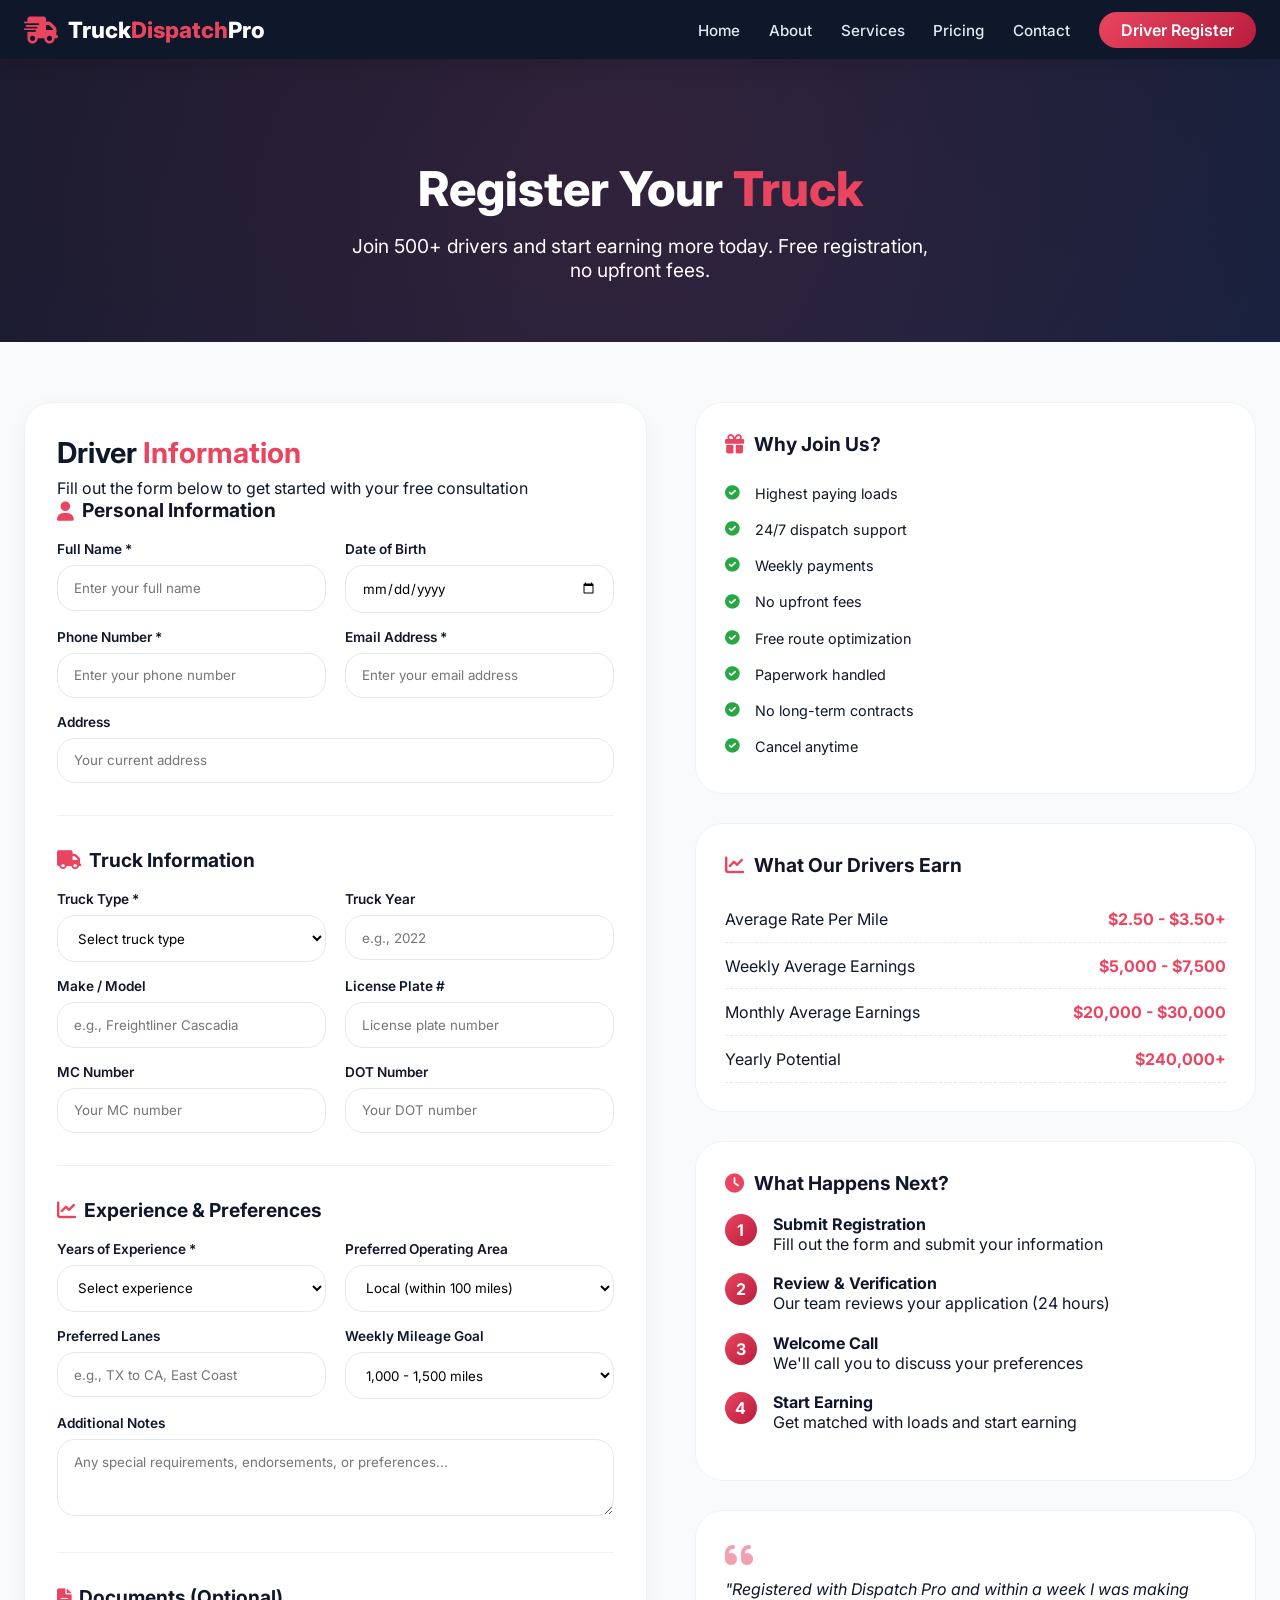
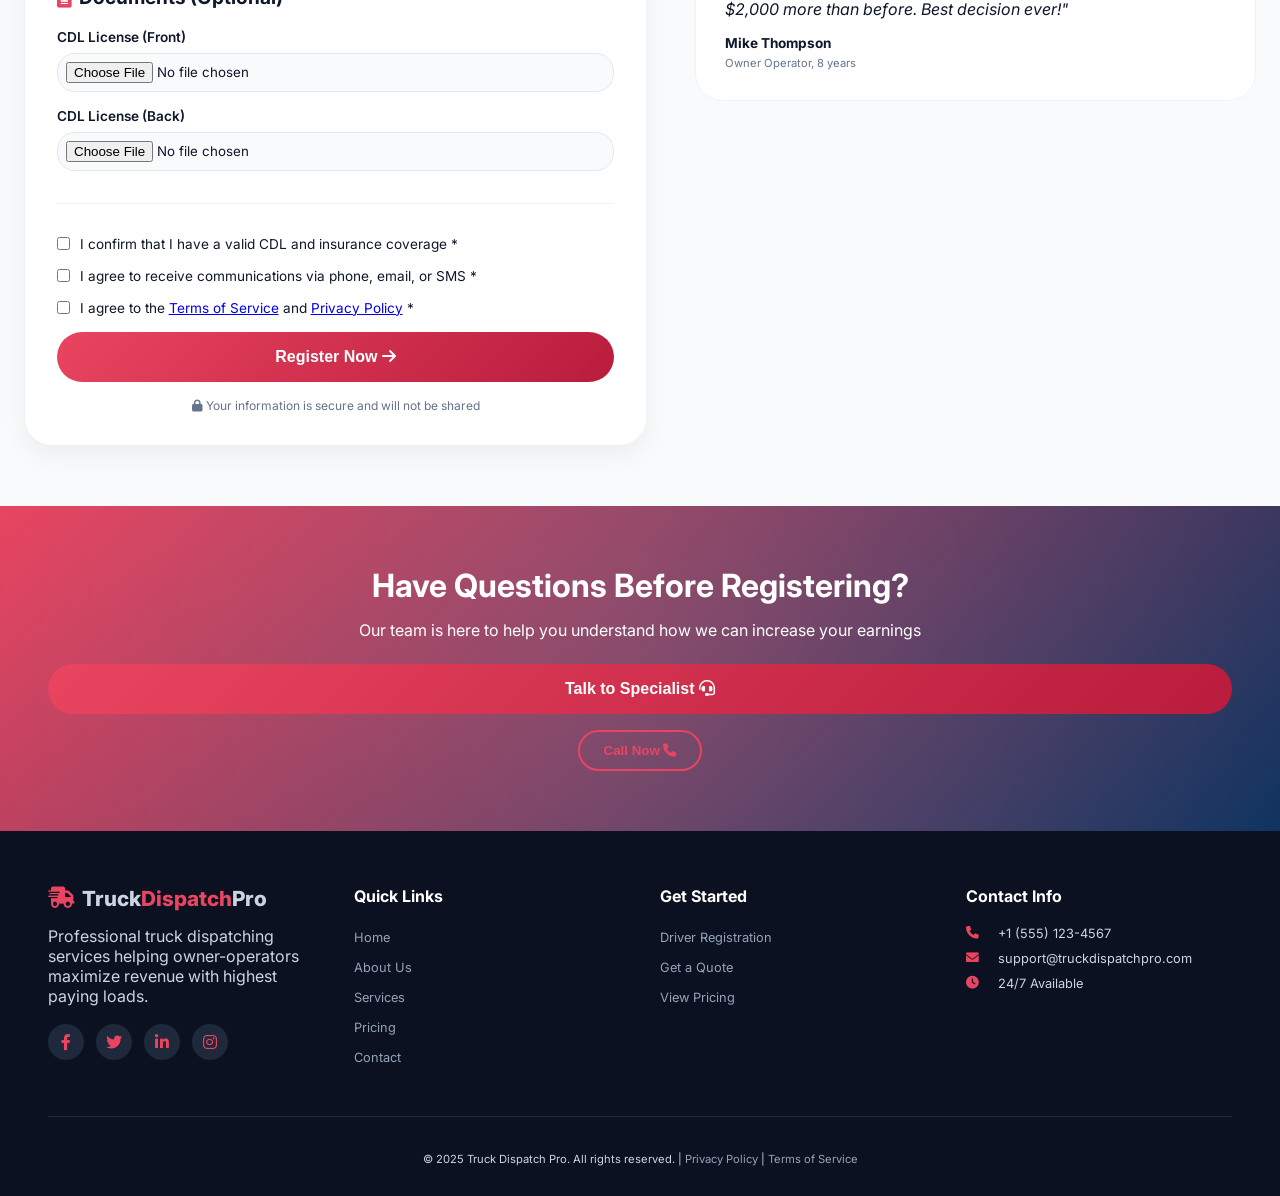
<file: register.html>
<!DOCTYPE html>
<html lang="en">
<head>
    <meta charset="UTF-8">
    <meta name="viewport" content="width=device-width, initial-scale=1.0, viewport-fit=cover">
    <meta name="description" content="Register your truck with Dispatch Pro - Join 500+ drivers and start earning more today. Free registration, no upfront fees.">
    <meta name="keywords" content="driver registration, truck driver sign up, join dispatch service, truck dispatching registration">
    <title>Driver Registration | Truck Dispatch Pro</title>
    <link rel="stylesheet" href="https://cdnjs.cloudflare.com/ajax/libs/font-awesome/6.0.0/css/all.min.css">
    <link href="https://fonts.googleapis.com/css2?family=Inter:opsz,wght@14..32,300;400;500;600;700;800&display=swap" rel="stylesheet">
    <style>
        /* ========== RESET & BASE - same color scheme as services.html ========== */
        * {
            margin: 0;
            padding: 0;
            box-sizing: border-box;
        }

        body {
            font-family: 'Inter', sans-serif;
            background: #f8fafc;
            color: #0f172a;
            overflow-x: hidden;
        }

        /* ========== ANIMATIONS (same as services.html) ========== */
        @keyframes fadeInDown {
            from { opacity: 0; transform: translateY(-40px); }
            to { opacity: 1; transform: translateY(0); }
        }
        @keyframes fadeInUp {
            from { opacity: 0; transform: translateY(40px); }
            to { opacity: 1; transform: translateY(0); }
        }
        @keyframes scaleIn {
            from { opacity: 0; transform: scale(0.9); }
            to { opacity: 1; transform: scale(1); }
        }
        @keyframes slideInLeft {
            from { opacity: 0; transform: translateX(-40px); }
            to { opacity: 1; transform: translateX(0); }
        }
        @keyframes slideInRight {
            from { opacity: 0; transform: translateX(40px); }
            to { opacity: 1; transform: translateX(0); }
        }
        @keyframes pulseGlow {
            0%, 100% { box-shadow: 0 0 0 0 rgba(233,69,96,0.4); }
            50% { box-shadow: 0 0 0 12px rgba(233,69,96,0); }
        }
        @keyframes floatAnimation {
            0%, 100% { transform: translateY(0px); }
            50% { transform: translateY(-8px); }
        }
        @keyframes slowRotate {
            from { transform: rotate(0deg); }
            to { transform: rotate(360deg); }
        }

        /* ========== NAVBAR (exactly like services.html) ========== */
        .navbar {
            background: #0f172a;
            padding: 1rem 1.5rem;
            position: sticky;
            top: 0;
            z-index: 1000;
            box-shadow: 0 5px 20px rgba(0,0,0,0.1);
            animation: fadeInDown 0.6s ease;
        }
        .nav-container {
            max-width: 1280px;
            margin: 0 auto;
            display: flex;
            justify-content: space-between;
            align-items: center;
            flex-wrap: wrap;
        }
        .logo {
            display: flex;
            align-items: center;
            gap: 10px;
            font-size: 1.4rem;
            font-weight: 800;
            color: white;
        }
        .logo i {
            color: #e94560;
            font-size: 1.7rem;
            transition: transform 0.3s;
        }
        .logo:hover i {
            transform: rotate(-5deg) scale(1.1);
        }
        .logo span {
            color: white;
        }
        .logo .highlight {
            color: #e94560;
        }
        .nav-menu {
            display: flex;
            list-style: none;
            gap: 1.8rem;
            align-items: center;
        }
        .nav-link {
            color: #e2e8f0;
            text-decoration: none;
            font-weight: 500;
            transition: 0.3s;
            position: relative;
            font-size: 0.95rem;
        }
        .nav-link::after {
            content: '';
            position: absolute;
            bottom: -5px;
            left: 0;
            width: 0%;
            height: 2px;
            background: #e94560;
            transition: width 0.3s;
        }
        .nav-link:hover::after, .nav-link.active::after {
            width: 100%;
        }
        .nav-link:hover, .nav-link.active {
            color: #e94560;
        }
        .nav-btn {
            background: linear-gradient(135deg, #e94560, #b91c3c);
            padding: 8px 22px;
            border-radius: 40px;
            color: white;
            font-weight: 600;
            text-decoration: none;
            transition: all 0.3s;
        }
        .nav-btn:hover {
            transform: translateY(-3px);
            box-shadow: 0 8px 20px rgba(233,69,96,0.4);
        }
        .hamburger {
            display: none;
            font-size: 1.6rem;
            color: white;
            cursor: pointer;
            transition: 0.2s;
        }
        .hamburger:hover {
            color: #e94560;
        }

        /* ========== PAGE HEADER (services header style) ========== */
        .page-header {
            text-align: center;
            padding: 100px 20px 60px;
            background: linear-gradient(135deg, #1a1a2e 0%, #16213e 100%);
            color: white;
            position: relative;
            overflow: hidden;
        }
        .page-header::before {
            content: '';
            position: absolute;
            top: -30%;
            left: -30%;
            width: 160%;
            height: 160%;
            background: radial-gradient(circle, rgba(233,69,96,0.12) 0%, transparent 70%);
            animation: slowRotate 25s linear infinite;
        }
        .page-header h1 {
            font-size: clamp(2rem, 6vw, 3rem);
            font-weight: 800;
            margin-bottom: 16px;
            animation: fadeInUp 0.8s ease;
            position: relative;
            z-index: 1;
        }
        .page-header p {
            font-size: clamp(0.95rem, 4vw, 1.2rem);
            opacity: 0.9;
            max-width: 600px;
            margin: 0 auto;
            animation: fadeInUp 0.8s ease 0.2s both;
            position: relative;
            z-index: 1;
        }
        .page-header .highlight {
            color: #e94560;
        }

        /* ========== CONTAINER ========== */
        .container {
            max-width: 1280px;
            margin: 0 auto;
            padding: 0 24px;
        }

        /* ========== REGISTRATION SECTION ========== */
        .registration-section {
            padding: 60px 0;
        }
        .registration-grid {
            display: grid;
            grid-template-columns: 1fr 0.9fr;
            gap: 3rem;
        }

        /* Form Wrapper - card style like services */
        .registration-form-wrapper {
            background: white;
            border-radius: 28px;
            padding: 2rem;
            box-shadow: 0 10px 25px rgba(0,0,0,0.05);
            border: 1px solid #eef2f6;
            transition: all 0.3s;
            opacity: 0;
            transform: translateX(-40px);
        }
        .registration-form-wrapper.visible {
            animation: slideInLeft 0.7s forwards;
        }
        .form-header h2 {
            font-size: 1.8rem;
            margin-bottom: 0.5rem;
            color: #0f172a;
        }
        .form-header .highlight {
            color: #e94560;
        }
        .form-section {
            margin-bottom: 2rem;
            padding-bottom: 1rem;
            border-bottom: 1px solid #eef2f6;
        }
        .form-section h3 {
            font-size: 1.2rem;
            margin-bottom: 1.2rem;
            color: #0f172a;
            display: flex;
            align-items: center;
            gap: 8px;
        }
        .form-section h3 i {
            color: #e94560;
        }
        .form-row {
            display: grid;
            grid-template-columns: 1fr 1fr;
            gap: 1.2rem;
        }
        .form-group {
            margin-bottom: 1rem;
        }
        .form-group label {
            display: block;
            font-weight: 600;
            margin-bottom: 0.5rem;
            color: #0f172a;
            font-size: 0.85rem;
        }
        .form-group label i {
            color: #e94560;
            margin-right: 5px;
        }
        .form-group input, .form-group select, .form-group textarea {
            width: 100%;
            padding: 0.85rem 1rem;
            border: 1px solid #e2e8f0;
            border-radius: 18px;
            font-family: inherit;
            transition: 0.2s;
            background: #ffffff;
        }
        .form-group input:focus, .form-group select:focus, .form-group textarea:focus {
            outline: none;
            border-color: #e94560;
            box-shadow: 0 0 0 3px rgba(233,69,96,0.2);
        }
        .form-group input[type="file"] {
            padding: 0.5rem;
            background: #f8fafc;
        }
        .form-checkbox {
            display: flex;
            align-items: center;
            gap: 0.6rem;
            margin: 1rem 0;
        }
        .form-checkbox label {
            font-size: 0.85rem;
        }
        .btn-primary {
            background: linear-gradient(135deg, #e94560, #b91c3c);
            color: white;
            border: none;
            border-radius: 40px;
            padding: 1rem;
            font-weight: 700;
            font-size: 1rem;
            cursor: pointer;
            transition: all 0.3s;
            width: 100%;
        }
        .btn-primary:hover {
            transform: translateY(-3px);
            box-shadow: 0 10px 25px rgba(233,69,96,0.4);
        }
        .btn-outline {
            background: transparent;
            border: 2px solid #e94560;
            color: #e94560;
            padding: 0.7rem 1.5rem;
            border-radius: 40px;
            font-weight: 600;
            cursor: pointer;
            transition: 0.3s;
        }
        .btn-outline:hover {
            background: #e94560;
            color: white;
            transform: translateY(-3px);
        }
        .form-note {
            text-align: center;
            font-size: 0.75rem;
            margin-top: 1rem;
            color: #64748b;
        }
        .form-success {
            text-align: center;
            padding: 2rem;
        }
        .form-success i {
            font-size: 3rem;
            color: #28a745;
            margin-bottom: 1rem;
        }
        .success-buttons {
            display: flex;
            gap: 1rem;
            justify-content: center;
            margin-top: 1.5rem;
        }

        /* Benefits Sidebar (cards like services) */
        .registration-benefits > div {
            background: white;
            border-radius: 28px;
            padding: 1.8rem;
            margin-bottom: 1.8rem;
            border: 1px solid #eef2f6;
            transition: all 0.3s;
            opacity: 0;
            transform: translateX(40px);
        }
        .registration-benefits > div.visible {
            animation: slideInRight 0.7s forwards;
        }
        .registration-benefits > div:hover {
            transform: translateY(-5px);
            border-color: #e94560;
            box-shadow: 0 15px 30px rgba(233,69,96,0.08);
        }
        .benefits-card h3 {
            font-size: 1.2rem;
            margin-bottom: 1.2rem;
            color: #0f172a;
            display: flex;
            align-items: center;
            gap: 10px;
        }
        .benefits-card h3 i {
            color: #e94560;
        }
        .benefits-card ul {
            list-style: none;
        }
        .benefits-card ul li {
            padding: 0.6rem 0;
            display: flex;
            align-items: center;
            gap: 10px;
            font-size: 0.9rem;
        }
        .benefits-card ul li i {
            color: #28a745;
            width: 20px;
        }
        .earnings-stats .earning {
            display: flex;
            justify-content: space-between;
            padding: 0.8rem 0;
            border-bottom: 1px dashed #e2e8f0;
        }
        .earnings-stats .earning strong {
            color: #e94560;
        }
        .steps .step {
            display: flex;
            gap: 1rem;
            margin-bottom: 1.2rem;
        }
        .step-num {
            width: 32px;
            height: 32px;
            background: linear-gradient(135deg, #e94560, #b91c3c);
            color: white;
            border-radius: 50%;
            display: flex;
            align-items: center;
            justify-content: center;
            font-weight: bold;
            flex-shrink: 0;
        }
        .testimonial-card {
            position: relative;
        }
        .testimonial-card i {
            font-size: 2rem;
            color: #e94560;
            opacity: 0.5;
            margin-bottom: 0.5rem;
        }
        .testimonial-card p {
            font-style: italic;
            margin-bottom: 1rem;
        }
        .testimonial-author strong {
            display: block;
            font-size: 0.85rem;
        }
        .testimonial-author span {
            font-size: 0.7rem;
            color: #64748b;
        }

        /* CTA Section (same as services.html) */
        .cta-small {
            background: linear-gradient(135deg, #e94560, #0f3460);
            padding: 60px 24px;
            text-align: center;
            color: white;
            position: relative;
            overflow: hidden;
        }
        .cta-small::before {
            content: '';
            position: absolute;
            top: -50%;
            left: -20%;
            width: 140%;
            height: 200%;
            background: radial-gradient(circle, rgba(255,255,255,0.08) 0%, transparent 70%);
            animation: slowRotate 20s linear infinite;
        }
        .cta-wrapper {
            position: relative;
            z-index: 1;
            opacity: 0;
            transform: translateY(30px);
        }
        .cta-wrapper.visible {
            animation: fadeInUp 0.7s forwards;
        }
        .cta-wrapper h3 {
            font-size: clamp(1.5rem, 5vw, 2rem);
            margin-bottom: 15px;
        }
        .cta-buttons {
            display: flex;
            justify-content: center;
            gap: 1rem;
            flex-wrap: wrap;
            margin-top: 1.5rem;
        }

        /* Footer (same as services.html) */
        .footer {
            background: #0b1120;
            color: #cbd5e1;
            padding: 55px 24px 30px;
        }
        .footer-grid {
            display: grid;
            grid-template-columns: repeat(auto-fit, minmax(220px, 1fr));
            gap: 40px;
            max-width: 1280px;
            margin: 0 auto;
        }
        .footer-logo {
            display: flex;
            align-items: center;
            gap: 8px;
            font-size: 1.3rem;
            font-weight: 800;
            margin-bottom: 15px;
        }
        .footer-logo i {
            color: #e94560;
        }
        .social-links {
            display: flex;
            gap: 12px;
            margin-top: 18px;
        }
        .social-links a {
            width: 36px;
            height: 36px;
            background: #1e293b;
            border-radius: 50%;
            display: inline-flex;
            align-items: center;
            justify-content: center;
            color: #e94560;
            transition: 0.3s;
            text-decoration: none;
        }
        .social-links a:hover {
            background: #e94560;
            color: white;
            transform: translateY(-3px);
        }
        .footer-links h4, .footer-contact h4 {
            font-size: 1rem;
            font-weight: 700;
            margin-bottom: 20px;
            color: white;
        }
        .footer-links ul, .footer-contact ul {
            list-style: none;
        }
        .footer-links li, .footer-contact li {
            margin-bottom: 10px;
        }
        .footer-links a {
            color: #94a3b8;
            text-decoration: none;
            font-size: 0.8rem;
            transition: 0.2s;
        }
        .footer-links a:hover {
            color: #e94560;
            padding-left: 4px;
        }
        .footer-contact li {
            display: flex;
            align-items: center;
            gap: 12px;
            font-size: 0.8rem;
        }
        .footer-contact i {
            width: 20px;
            color: #e94560;
        }
        .footer-bottom {
            text-align: center;
            padding-top: 35px;
            margin-top: 40px;
            border-top: 1px solid #1e293b;
            font-size: 0.7rem;
        }
        .footer-bottom a {
            color: #94a3b8;
            text-decoration: none;
        }
        .footer-bottom a:hover {
            color: #e94560;
        }

        /* Responsive */
        @media (max-width: 992px) {
            .registration-grid {
                grid-template-columns: 1fr;
                gap: 2rem;
            }
            .nav-menu {
                display: none;
                width: 100%;
                flex-direction: column;
                background: #0f172a;
                padding: 25px 20px;
                border-radius: 24px;
                margin-top: 15px;
                gap: 1.2rem;
            }
            .nav-menu.active {
                display: flex;
            }
            .hamburger {
                display: block;
            }
        }
        @media (max-width: 768px) {
            .form-row {
                grid-template-columns: 1fr;
            }
            .container {
                padding: 0 1.2rem;
            }
            .page-header {
                padding: 80px 20px 45px;
            }
            .registration-section {
                padding: 40px 0;
            }
            .registration-form-wrapper {
                padding: 1.5rem;
            }
            .form-header h2 {
                font-size: 1.5rem;
            }
            .success-buttons {
                flex-direction: column;
            }
            .footer-grid {
                text-align: center;
            }
            .footer-logo {
                justify-content: center;
            }
            .social-links {
                justify-content: center;
            }
            .footer-contact li {
                justify-content: center;
            }
        }
        @media (max-width: 480px) {
            .cta-buttons {
                flex-direction: column;
                align-items: center;
            }
            .benefits-card ul li {
                font-size: 0.8rem;
            }
        }
    </style>
</head>
<body>

    <nav class="navbar">
        <div class="nav-container">
            <div class="logo">
                <i class="fas fa-truck-fast"></i>
                <span>Truck<span class="highlight">Dispatch</span>Pro</span>
            </div>
            <ul class="nav-menu" id="navMenu">
                <li><a href="index.html" class="nav-link">Home</a></li>
                <li><a href="about.html" class="nav-link">About</a></li>
                <li><a href="services.html" class="nav-link">Services</a></li>
                <li><a href="pricing.html" class="nav-link">Pricing</a></li>
                <li><a href="contact.html" class="nav-link">Contact</a></li>
                <li><a href="register.html" class="nav-btn active">Driver Register</a></li>
            </ul>
            <div class="hamburger" id="hamburger">
                <i class="fas fa-bars"></i>
            </div>
        </div>
    </nav>

    <!-- Page Header -->
    <section class="page-header">
        <div class="container">
            <h1>Register Your <span class="highlight">Truck</span></h1>
            <p>Join 500+ drivers and start earning more today. Free registration, no upfront fees.</p>
        </div>
    </section>

    <!-- Registration Section -->
    <section class="registration-section">
        <div class="container">
            <div class="registration-grid">
                <!-- Registration Form -->
                <div class="registration-form-wrapper">
                    <div class="form-header">
                        <h2>Driver <span class="highlight">Information</span></h2>
                        <p>Fill out the form below to get started with your free consultation</p>
                    </div>
                    
                    <form id="registerForm" class="registration-form">
                        <!-- Personal Information -->
                        <div class="form-section">
                            <h3><i class="fas fa-user"></i> Personal Information</h3>
                            <div class="form-row">
                                <div class="form-group">
                                    <label>Full Name *</label>
                                    <input type="text" id="fullName" placeholder="Enter your full name" required>
                                </div>
                                <div class="form-group">
                                    <label>Date of Birth</label>
                                    <input type="date" id="dob">
                                </div>
                            </div>
                            <div class="form-row">
                                <div class="form-group">
                                    <label>Phone Number *</label>
                                    <input type="tel" id="phone" placeholder="Enter your phone number" required>
                                </div>
                                <div class="form-group">
                                    <label>Email Address *</label>
                                    <input type="email" id="email" placeholder="Enter your email address" required>
                                </div>
                            </div>
                            <div class="form-group">
                                <label>Address</label>
                                <input type="text" id="address" placeholder="Your current address">
                            </div>
                        </div>
                        
                        <!-- Truck Information -->
                        <div class="form-section">
                            <h3><i class="fas fa-truck"></i> Truck Information</h3>
                            <div class="form-row">
                                <div class="form-group">
                                    <label>Truck Type *</label>
                                    <select id="truckType" required>
                                        <option value="">Select truck type</option>
                                        <option value="Dry Van">Dry Van</option>
                                        <option value="Reefer">Reefer (Refrigerated)</option>
                                        <option value="Flatbed">Flatbed</option>
                                        <option value="Hot Shot">Hot Shot</option>
                                        <option value="Power Only">Power Only</option>
                                        <option value="Box Truck">Box Truck</option>
                                    </select>
                                </div>
                                <div class="form-group">
                                    <label>Truck Year</label>
                                    <input type="number" id="truckYear" placeholder="e.g., 2022">
                                </div>
                            </div>
                            <div class="form-row">
                                <div class="form-group">
                                    <label>Make / Model</label>
                                    <input type="text" id="truckModel" placeholder="e.g., Freightliner Cascadia">
                                </div>
                                <div class="form-group">
                                    <label>License Plate #</label>
                                    <input type="text" id="licensePlate" placeholder="License plate number">
                                </div>
                            </div>
                            <div class="form-row">
                                <div class="form-group">
                                    <label>MC Number</label>
                                    <input type="text" id="mcNumber" placeholder="Your MC number">
                                </div>
                                <div class="form-group">
                                    <label>DOT Number</label>
                                    <input type="text" id="dotNumber" placeholder="Your DOT number">
                                </div>
                            </div>
                        </div>
                        
                        <!-- Experience & Preferences -->
                        <div class="form-section">
                            <h3><i class="fas fa-chart-line"></i> Experience & Preferences</h3>
                            <div class="form-row">
                                <div class="form-group">
                                    <label>Years of Experience *</label>
                                    <select id="experience" required>
                                        <option value="">Select experience</option>
                                        <option value="Less than 1 year">Less than 1 year</option>
                                        <option value="1-3 years">1-3 years</option>
                                        <option value="3-5 years">3-5 years</option>
                                        <option value="5-10 years">5-10 years</option>
                                        <option value="10+ years">10+ years</option>
                                    </select>
                                </div>
                                <div class="form-group">
                                    <label>Preferred Operating Area</label>
                                    <select id="operatingArea">
                                        <option value="Local">Local (within 100 miles)</option>
                                        <option value="Regional">Regional (100-500 miles)</option>
                                        <option value="OTR">OTR (500+ miles)</option>
                                        <option value="All">All areas</option>
                                    </select>
                                </div>
                            </div>
                            <div class="form-row">
                                <div class="form-group">
                                    <label>Preferred Lanes</label>
                                    <input type="text" id="preferredLanes" placeholder="e.g., TX to CA, East Coast">
                                </div>
                                <div class="form-group">
                                    <label>Weekly Mileage Goal</label>
                                    <select id="mileageGoal">
                                        <option value="1000-1500">1,000 - 1,500 miles</option>
                                        <option value="1500-2000">1,500 - 2,000 miles</option>
                                        <option value="2000-2500">2,000 - 2,500 miles</option>
                                        <option value="2500-3000">2,500 - 3,000 miles</option>
                                        <option value="3000+">3,000+ miles</option>
                                    </select>
                                </div>
                            </div>
                            <div class="form-group">
                                <label>Additional Notes</label>
                                <textarea id="notes" rows="3" placeholder="Any special requirements, endorsements, or preferences..."></textarea>
                            </div>
                        </div>
                        
                        <!-- Documents Upload -->
                        <div class="form-section">
                            <h3><i class="fas fa-file-alt"></i> Documents (Optional)</h3>
                            <div class="form-group">
                                <label>CDL License (Front)</label>
                                <input type="file" id="cdlFront" accept="image/*,.pdf">
                            </div>
                            <div class="form-group">
                                <label>CDL License (Back)</label>
                                <input type="file" id="cdlBack" accept="image/*,.pdf">
                            </div>
                        </div>
                        
                        <!-- Terms & Conditions -->
                        <div class="form-checkbox">
                            <input type="checkbox" id="terms" required>
                            <label>I confirm that I have a valid CDL and insurance coverage *</label>
                        </div>
                        <div class="form-checkbox">
                            <input type="checkbox" id="communication" required>
                            <label>I agree to receive communications via phone, email, or SMS *</label>
                        </div>
                        <div class="form-checkbox">
                            <input type="checkbox" id="termsConditions" required>
                            <label>I agree to the <a href="#">Terms of Service</a> and <a href="#">Privacy Policy</a> *</label>
                        </div>
                        
                        <button type="submit" class="btn-primary">Register Now <i class="fas fa-arrow-right"></i></button>
                        <p class="form-note"><i class="fas fa-lock"></i> Your information is secure and will not be shared</p>
                    </form>
                    
                    <div id="registerSuccess" class="form-success" style="display: none;">
                        <i class="fas fa-check-circle"></i>
                        <h3>Registration Submitted Successfully!</h3>
                        <p>Thank you for registering. Our team will review your application and contact you within 24 hours to activate your account.</p>
                        <div class="success-buttons">
                            <button class="btn-primary" onclick="location.href='index.html'">Back to Home</button>
                            <button class="btn-outline" onclick="location.href='contact.html'">Contact Support</button>
                        </div>
                    </div>
                </div>
                
                <!-- Benefits Sidebar -->
                <div class="registration-benefits">
                    <div class="benefits-card">
                        <h3><i class="fas fa-gift"></i> Why Join Us?</h3>
                        <ul>
                            <li><i class="fas fa-check-circle"></i> Highest paying loads</li>
                            <li><i class="fas fa-check-circle"></i> 24/7 dispatch support</li>
                            <li><i class="fas fa-check-circle"></i> Weekly payments</li>
                            <li><i class="fas fa-check-circle"></i> No upfront fees</li>
                            <li><i class="fas fa-check-circle"></i> Free route optimization</li>
                            <li><i class="fas fa-check-circle"></i> Paperwork handled</li>
                            <li><i class="fas fa-check-circle"></i> No long-term contracts</li>
                            <li><i class="fas fa-check-circle"></i> Cancel anytime</li>
                        </ul>
                    </div>
                    
                    <div class="benefits-card">
                        <h3><i class="fas fa-chart-line"></i> What Our Drivers Earn</h3>
                        <div class="earnings-stats">
                            <div class="earning"><span>Average Rate Per Mile</span><strong>$2.50 - $3.50+</strong></div>
                            <div class="earning"><span>Weekly Average Earnings</span><strong>$5,000 - $7,500</strong></div>
                            <div class="earning"><span>Monthly Average Earnings</span><strong>$20,000 - $30,000</strong></div>
                            <div class="earning"><span>Yearly Potential</span><strong>$240,000+</strong></div>
                        </div>
                    </div>
                    
                    <div class="benefits-card">
                        <h3><i class="fas fa-clock"></i> What Happens Next?</h3>
                        <div class="steps">
                            <div class="step"><div class="step-num">1</div><div><strong>Submit Registration</strong><p>Fill out the form and submit your information</p></div></div>
                            <div class="step"><div class="step-num">2</div><div><strong>Review & Verification</strong><p>Our team reviews your application (24 hours)</p></div></div>
                            <div class="step"><div class="step-num">3</div><div><strong>Welcome Call</strong><p>We'll call you to discuss your preferences</p></div></div>
                            <div class="step"><div class="step-num">4</div><div><strong>Start Earning</strong><p>Get matched with loads and start earning</p></div></div>
                        </div>
                    </div>
                    
                    <div class="benefits-card testimonial-card">
                        <i class="fas fa-quote-left"></i>
                        <p>"Registered with Dispatch Pro and within a week I was making $2,000 more than before. Best decision ever!"</p>
                        <div class="testimonial-author"><strong>Mike Thompson</strong><span>Owner Operator, 8 years</span></div>
                    </div>
                </div>
            </div>
        </div>
    </section>

    <!-- CTA Section -->
    <section class="cta-small">
        <div class="container">
            <div class="cta-wrapper">
                <h3>Have Questions Before Registering?</h3>
                <p>Our team is here to help you understand how we can increase your earnings</p>
                <div class="cta-buttons">
                    <button class="btn-primary" onclick="location.href='contact.html'">Talk to Specialist <i class="fas fa-headset"></i></button>
                    <button class="btn-outline" onclick="location.href='tel:+15551234567'">Call Now <i class="fas fa-phone"></i></button>
                </div>
            </div>
        </div>
    </section>

    <!-- Footer -->
    <footer class="footer">
        <div class="container">
            <div class="footer-grid">
                <div class="footer-about">
                    <div class="footer-logo"><i class="fas fa-truck-fast"></i><span>Truck<span style="color:#e94560;">Dispatch</span>Pro</span></div>
                    <p>Professional truck dispatching services helping owner-operators maximize revenue with highest paying loads.</p>
                    <div class="social-links"><a href="#"><i class="fab fa-facebook-f"></i></a><a href="#"><i class="fab fa-twitter"></i></a><a href="#"><i class="fab fa-linkedin-in"></i></a><a href="#"><i class="fab fa-instagram"></i></a></div>
                </div>
                <div class="footer-links"><h4>Quick Links</h4><ul><li><a href="index.html">Home</a></li><li><a href="about.html">About Us</a></li><li><a href="services.html">Services</a></li><li><a href="pricing.html">Pricing</a></li><li><a href="contact.html">Contact</a></li></ul></div>
                <div class="footer-links"><h4>Get Started</h4><ul><li><a href="register.html">Driver Registration</a></li><li><a href="contact.html">Get a Quote</a></li><li><a href="pricing.html">View Pricing</a></li></ul></div>
                <div class="footer-contact"><h4>Contact Info</h4><ul><li><i class="fas fa-phone"></i> +1 (555) 123-4567</li><li><i class="fas fa-envelope"></i> support@truckdispatchpro.com</li><li><i class="fas fa-clock"></i> 24/7 Available</li></ul></div>
            </div>
            <div class="footer-bottom"><p>&copy; 2025 Truck Dispatch Pro. All rights reserved. | <a href="#">Privacy Policy</a> | <a href="#">Terms of Service</a></p></div>
        </div>
    </footer>

    <script>
        // Mobile menu toggle
        const hamburger = document.getElementById('hamburger');
        const navMenu = document.getElementById('navMenu');
        if(hamburger) {
            hamburger.addEventListener('click', () => navMenu.classList.toggle('active'));
            document.querySelectorAll('.nav-link').forEach(link => link.addEventListener('click', () => navMenu.classList.remove('active')));
        }

        // Intersection Observer for animations
        const animatedElements = document.querySelectorAll('.registration-form-wrapper, .registration-benefits > div, .cta-wrapper');
        const observer = new IntersectionObserver((entries) => {
            entries.forEach(entry => {
                if(entry.isIntersecting) {
                    entry.target.classList.add('visible');
                    observer.unobserve(entry.target);
                }
            });
        }, { threshold: 0.1, rootMargin: "0px 0px -30px 0px" });
        animatedElements.forEach(el => observer.observe(el));

        // Form submission
        const form = document.getElementById('registerForm');
        const successDiv = document.getElementById('registerSuccess');
        const formWrapper = document.querySelector('.registration-form-wrapper');
        
        if(form) {
            form.addEventListener('submit', function(e) {
                e.preventDefault();
                const fullName = document.getElementById('fullName').value.trim();
                const phone = document.getElementById('phone').value.trim();
                const email = document.getElementById('email').value.trim();
                const truckType = document.getElementById('truckType').value;
                const experience = document.getElementById('experience').value;
                const terms = document.getElementById('terms').checked;
                const communication = document.getElementById('communication').checked;
                const termsConditions = document.getElementById('termsConditions').checked;
                
                if(!fullName || !phone || !email) { alert("Please fill all required fields: Name, Phone, Email"); return; }
                if(!truckType) { alert("Please select your truck type"); return; }
                if(!experience) { alert("Please select your years of experience"); return; }
                if(!terms || !communication || !termsConditions) { alert("Please agree to all terms and conditions"); return; }
                if(!email.includes('@') || !email.includes('.')) { alert("Please enter a valid email address"); return; }
                
                form.style.display = 'none';
                successDiv.style.display = 'block';
                successDiv.style.animation = 'scaleIn 0.5s ease';
                if(formWrapper) formWrapper.scrollIntoView({ behavior: 'smooth', block: 'center' });
            });
        }
    </script>
</body>
</html>
</file>
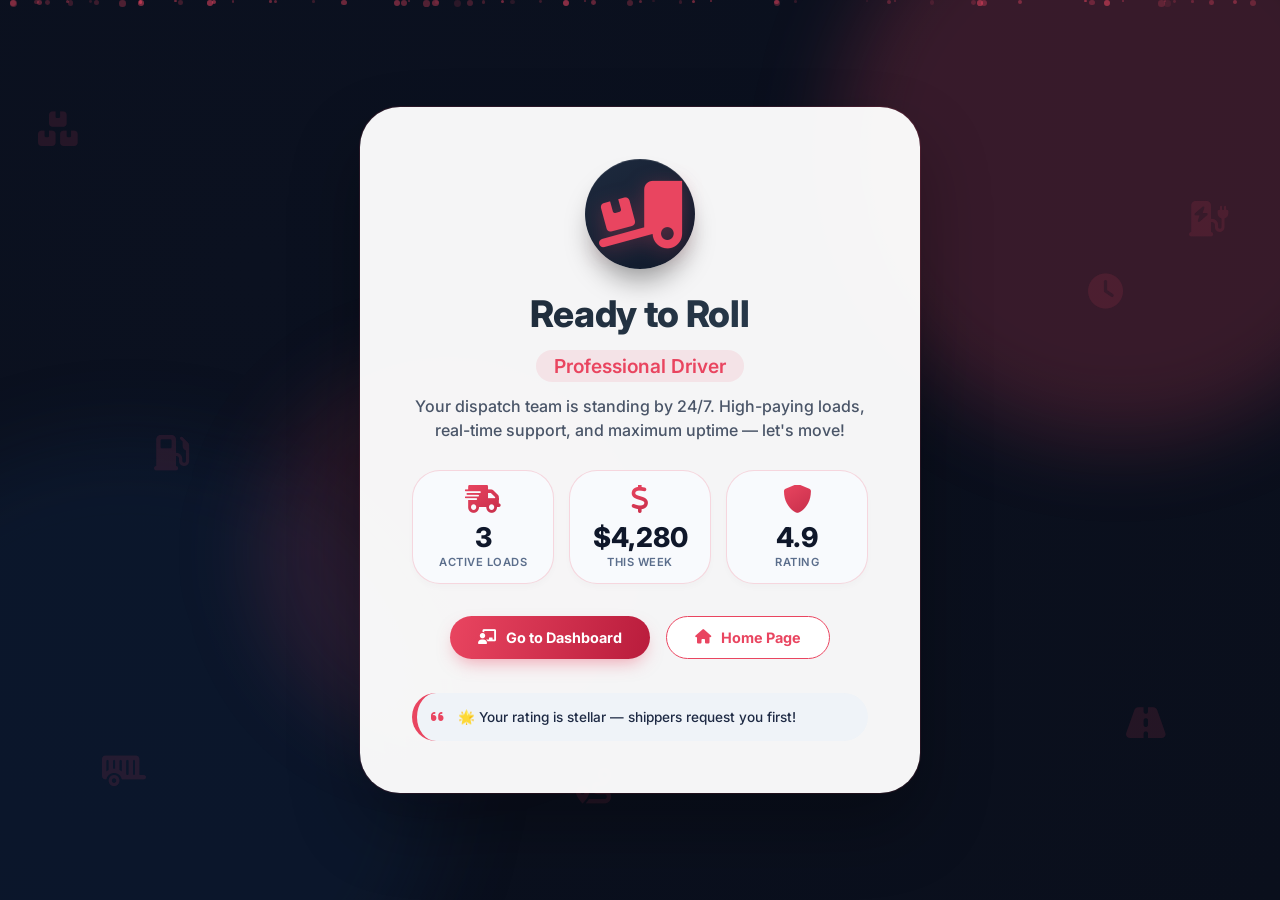
<file: welcome.html>
<!DOCTYPE html>
<html lang="en">
<head>
    <meta charset="UTF-8">
    <meta name="viewport" content="width=device-width, initial-scale=1.0, viewport-fit=cover">
    <title>Truck Dispatch Pro | Driver Welcome</title>
    <link rel="stylesheet" href="https://cdnjs.cloudflare.com/ajax/libs/font-awesome/6.0.0/css/all.min.css">
    <link href="https://fonts.googleapis.com/css2?family=Inter:opsz,wght@14..32,300;14..32,400;14..32,500;14..32,600;14..32,700;14..32,800&display=swap" rel="stylesheet">
    <style>
        * {
            margin: 0;
            padding: 0;
            box-sizing: border-box;
            -webkit-tap-highlight-color: transparent;
        }

        body {
            font-family: 'Inter', sans-serif;
            background: radial-gradient(circle at 20% 30%, #0b1120, #0a0f1c);
            min-height: 100vh;
            display: flex;
            align-items: center;
            justify-content: center;
            padding: 20px;
            position: relative;
            overflow-x: hidden;
        }

        /* ========== ANIMATED BACKGROUND ========== */
        .bg-animation {
            position: fixed;
            top: 0;
            left: 0;
            width: 100%;
            height: 100%;
            z-index: 0;
            pointer-events: none;
        }

        /* Floating orbs with depth */
        .glow-orb {
            position: absolute;
            border-radius: 50%;
            background: radial-gradient(circle, rgba(233, 69, 96, 0.2), rgba(15, 52, 96, 0.05));
            filter: blur(40px);
            animation: floatGlow 20s infinite alternate ease-in-out;
        }

        @keyframes floatGlow {
            0% { transform: translate(0, 0) scale(1); opacity: 0.4; }
            100% { transform: translate(40px, -30px) scale(1.2); opacity: 0.7; }
        }

        .orb-1 { width: 45vw; height: 45vw; top: -15%; right: -10%; background: #e9456033; }
        .orb-2 { width: 50vw; height: 50vw; bottom: -20%; left: -15%; background: #0f346033; animation-duration: 25s; }
        .orb-3 { width: 30vw; height: 30vw; top: 40%; left: 20%; background: #e9456022; animation-duration: 18s; }

        .moving-truck {
            position: absolute;
            bottom: 6%;
            left: -120px;
            font-size: clamp(2.8rem, 8vw, 4.5rem);
            color: rgba(233, 69, 96, 0.2);
            animation: driveTruck 22s linear infinite;
            z-index: 1;
            white-space: nowrap;
        }

        @keyframes driveTruck {
            0% { left: -120px; transform: scaleX(1); }
            49% { transform: scaleX(1); }
            50% { transform: scaleX(-1); }
            100% { left: calc(100% + 120px); transform: scaleX(-1); }
        }

        .float-icon {
            position: absolute;
            font-size: clamp(1.5rem, 5vw, 2.2rem);
            color: rgba(233, 69, 96, 0.12);
            animation: slowFloat 14s infinite ease-in-out;
            pointer-events: none;
        }

        @keyframes slowFloat {
            0% { transform: translateY(0px) rotate(0deg); }
            50% { transform: translateY(-20px) rotate(8deg); }
            100% { transform: translateY(0px) rotate(0deg); }
        }

        .ic-1 { top: 12%; left: 3%; animation-duration: 16s; }
        .ic-2 { top: 78%; left: 88%; animation-duration: 19s; animation-delay: 1s; }
        .ic-3 { top: 22%; right: 4%; animation-duration: 13s; }
        .ic-4 { bottom: 12%; left: 8%; animation-duration: 17s; }
        .ic-5 { top: 48%; left: 12%; animation-duration: 21s; }
        .ic-6 { top: 85%; left: 45%; animation-duration: 15s; }
        .ic-7 { top: 30%; left: 85%; animation-duration: 18s; }

        /* Particles vanish with style */
        .particle {
            position: absolute;
            background: rgba(233, 69, 96, 0.5);
            border-radius: 50%;
            animation: particleRise 9s linear infinite;
        }

        @keyframes particleRise {
            0% { transform: translateY(100vh) rotate(0deg); opacity: 0; }
            15% { opacity: 0.6; }
            85% { opacity: 0.4; }
            100% { transform: translateY(-15vh) rotate(360deg); opacity: 0; }
        }

        /* ========== MAIN CARD ========== */
        .welcome-card {
            position: relative;
            z-index: 20;
            background: rgba(255, 255, 255, 0.96);
            backdrop-filter: blur(0px);
            border-radius: 40px;
            padding: clamp(32px, 6vw, 52px);
            max-width: 560px;
            width: 100%;
            text-align: center;
            box-shadow: 0 35px 70px rgba(0, 0, 0, 0.3), 0 0 0 1px rgba(233, 69, 96, 0.15);
            transition: all 0.2s ease;
            animation: cardPop 0.5s cubic-bezier(0.2, 0.9, 0.4, 1.1);
        }

        @keyframes cardPop {
            from { opacity: 0; transform: scale(0.95) translateY(15px); }
            to { opacity: 1; transform: scale(1) translateY(0); }
        }

        /* TRUCK LOGO - REPLACED VICTORY SIGN */
        .truck-logo {
            width: 110px;
            height: 110px;
            background: linear-gradient(145deg, #1e2a3e, #0f1a2b);
            border-radius: 60px;
            display: flex;
            align-items: center;
            justify-content: center;
            margin: 0 auto 22px;
            box-shadow: 0 18px 28px -8px rgba(0, 0, 0, 0.4), inset 0 1px 0 rgba(255,255,255,0.1);
            transition: transform 0.2s;
        }
        
        .truck-logo i {
            font-size: 4.2rem;
            color: #e94560;
            filter: drop-shadow(0 4px 10px rgba(233,69,96,0.3));
        }

        .truck-logo:hover {
            transform: scale(1.02);
        }

        h1 {
            font-size: clamp(1.8rem, 7vw, 2.3rem);
            font-weight: 800;
            background: linear-gradient(135deg, #1a2634, #2c3e50);
            background-clip: text;
            -webkit-background-clip: text;
            color: transparent;
            letter-spacing: -0.3px;
            margin-bottom: 8px;
        }

        .driver-name {
            font-size: 1.2rem;
            font-weight: 600;
            color: #e94560;
            background: rgba(233, 69, 96, 0.1);
            display: inline-block;
            padding: 4px 18px;
            border-radius: 60px;
            margin: 6px 0 12px;
        }

        .message {
            color: #4a5568;
            margin-bottom: 28px;
            line-height: 1.5;
            font-weight: 500;
            font-size: 1rem;
        }

        /* Stats grid — fully responsive */
        .stats {
            display: flex;
            justify-content: space-between;
            gap: 15px;
            margin: 28px 0 32px;
            flex-wrap: wrap;
        }

        .stat-box {
            flex: 1;
            min-width: 100px;
            background: #f8fafd;
            padding: 14px 6px;
            border-radius: 28px;
            text-align: center;
            transition: all 0.25s ease;
            border: 1px solid rgba(233, 69, 96, 0.2);
            box-shadow: 0 4px 6px rgba(0, 0, 0, 0.02);
        }

        .stat-box:hover {
            transform: translateY(-6px);
            background: white;
            border-color: #e9456040;
            box-shadow: 0 18px 28px -12px rgba(233, 69, 96, 0.2);
        }

        .stat-box i {
            font-size: 1.8rem;
            background: linear-gradient(145deg, #e94560, #c62e4a);
            background-clip: text;
            -webkit-background-clip: text;
            color: transparent;
            margin-bottom: 8px;
            display: inline-block;
        }

        .stat-box .number {
            font-size: 1.7rem;
            font-weight: 800;
            color: #0f172a;
            line-height: 1.2;
        }

        .stat-box .label {
            font-size: 0.7rem;
            font-weight: 600;
            text-transform: uppercase;
            letter-spacing: 0.5px;
            color: #5b6e8c;
        }

        /* Button row */
        .btn-group {
            display: flex;
            gap: 16px;
            justify-content: center;
            margin: 20px 0 10px;
            flex-wrap: wrap;
        }

        .btn {
            padding: 12px 28px;
            border-radius: 60px;
            font-size: 0.9rem;
            font-weight: 700;
            cursor: pointer;
            transition: all 0.25s ease;
            text-decoration: none;
            display: inline-flex;
            align-items: center;
            gap: 10px;
            justify-content: center;
            border: none;
            font-family: inherit;
        }

        .btn-primary {
            background: linear-gradient(105deg, #e94560, #b91c3c);
            color: white;
            box-shadow: 0 8px 18px -6px rgba(233, 69, 96, 0.5);
        }

        .btn-primary:hover {
            transform: translateY(-3px);
            box-shadow: 0 14px 24px -8px rgba(233, 69, 96, 0.6);
            background: linear-gradient(105deg, #f34f6b, #c41f42);
        }

        .btn-outline {
            background: rgba(255,255,255,0.8);
            border: 1.5px solid #e94560;
            color: #e94560;
            backdrop-filter: blur(2px);
        }

        .btn-outline:hover {
            background: #e94560;
            color: white;
            border-color: #e94560;
            transform: translateY(-2px);
        }

        /* Quote card */
        .quote {
            margin-top: 34px;
            padding: 16px 14px;
            background: #eff3f8;
            border-radius: 30px;
            font-size: 0.85rem;
            font-weight: 500;
            color: #1e2a44;
            border-left: 5px solid #e94560;
            text-align: left;
            transition: all 0.2s;
        }

        .quote i:first-child {
            color: #e94560;
            margin-right: 10px;
            font-size: 0.9rem;
        }

        /* Responsive master */
        @media (max-width: 540px) {
            .welcome-card {
                padding: 28px 20px;
                border-radius: 36px;
            }
            .stats {
                gap: 12px;
            }
            .stat-box .number {
                font-size: 1.4rem;
            }
            .btn-group {
                flex-direction: column;
                gap: 12px;
            }
            .btn {
                width: 100%;
                padding: 14px 20px;
            }
            .truck-logo {
                width: 85px;
                height: 85px;
            }
            .truck-logo i {
                font-size: 3.2rem;
            }
            .driver-name {
                font-size: 1rem;
            }
            .message {
                font-size: 0.9rem;
            }
            .quote {
                font-size: 0.78rem;
                padding: 14px;
            }
            .moving-truck {
                bottom: 2%;
                font-size: 2.7rem;
            }
        }

        @media (max-width: 380px) {
            .stat-box .label {
                font-size: 0.6rem;
            }
            .stat-box .number {
                font-size: 1.2rem;
            }
            .stat-box i {
                font-size: 1.4rem;
            }
        }

        /* touch-friendly & hide overscroll */
        a, button {
            -webkit-tap-highlight-color: transparent;
        }
    </style>
</head>
<body>

    <!-- ========== DYNAMIC BACKGROUND ========== -->
    <div class="bg-animation">
        <div class="glow-orb orb-1"></div>
        <div class="glow-orb orb-2"></div>
        <div class="glow-orb orb-3"></div>
        
        <div class="moving-truck">
            <i class="fas fa-truck-moving"></i>
        </div>
        
        <!-- floating industry icons -->
        <div class="float-icon ic-1"><i class="fas fa-boxes"></i></div>
        <div class="float-icon ic-2"><i class="fas fa-road"></i></div>
        <div class="float-icon ic-3"><i class="fas fa-charging-station"></i></div>
        <div class="float-icon ic-4"><i class="fas fa-trailer"></i></div>
        <div class="float-icon ic-5"><i class="fas fa-gas-pump"></i></div>
        <div class="float-icon ic-6"><i class="fas fa-route"></i></div>
        <div class="float-icon ic-7"><i class="fas fa-clock"></i></div>
    </div>
    <div id="particlesContainer" style="position: fixed; inset:0; pointer-events: none; z-index: 0;"></div>

    <!-- ========== MAIN CARD ========== -->
    <div class="welcome-card">
        <!-- Truck Logo replacing victory hand -->
        <div class="truck-logo">
            <i class="fas fa-truck-ramp-box"></i>
        </div>
        
        <h1>Ready to Roll</h1>
        <div class="driver-name" id="driverName">Driver</div>
        
        <p class="message">
            Your dispatch team is standing by 24/7. High-paying loads, real-time support, and maximum uptime — let's move!
        </p>
        
        <!-- dynamic stats -->
        <div class="stats">
            <div class="stat-box">
                <i class="fas fa-truck-fast"></i>
                <div class="number" id="activeLoads">0</div>
                <div class="label">Active Loads</div>
            </div>
            <div class="stat-box">
                <i class="fas fa-dollar-sign"></i>
                <div class="number" id="weeklyEarnings">$0</div>
                <div class="label">This Week</div>
            </div>
            <div class="stat-box">
                <i class="fas fa-shield-alt"></i>
                <div class="number" id="rating">0</div>
                <div class="label">Rating</div>
            </div>
        </div>
        
        <div class="btn-group">
            <a href="dashboard.html" class="btn btn-primary">
                <i class="fas fa-chalkboard-user"></i> Go to Dashboard
            </a>
            <a href="index.html" class="btn btn-outline">
                <i class="fas fa-home"></i> Home Page
            </a>
        </div>
        
        <div class="quote">
            <i class="fas fa-quote-left"></i>
            <span id="dailyQuote">Loading inspiration...</span>
        </div>
    </div>

    <script>
        // ========== RESPONSIVE PARTICLE GENERATOR (lightweight) ==========
        function generateParticles() {
            const container = document.getElementById('particlesContainer');
            if (!container) return;
            // Remove any existing particles to avoid duplicates on resize (dynamic)
            while (container.firstChild) container.removeChild(container.firstChild);
            
            // Determine particle count based on screen width (performance + beauty)
            const isMobile = window.innerWidth < 600;
            const particleCount = isMobile ? 35 : 65;
            
            for (let i = 0; i < particleCount; i++) {
                const particle = document.createElement('div');
                particle.classList.add('particle');
                const size = 2 + Math.random() * 5;
                particle.style.width = size + 'px';
                particle.style.height = size + 'px';
                particle.style.left = Math.random() * 100 + '%';
                particle.style.animationDelay = Math.random() * 9 + 's';
                particle.style.animationDuration = 6 + Math.random() * 7 + 's';
                particle.style.opacity = 0.3 + Math.random() * 0.5;
                particle.style.background = `rgba(233, 69, 96, ${0.3 + Math.random() * 0.5})`;
                container.appendChild(particle);
            }
        }
        
        // ========== LOAD USER DATA (NO PERSONAL NAME) ==========
        function loadDriverStatistics() {
            // Retrieve or initialize user data from localStorage
            let stored = localStorage.getItem('truckDispatchUser');
            let userData;
            
            if (!stored) {
                // Demo data with realistic values
                userData = {
                    activeLoads: 3,
                    weeklyEarnings: 4280,
                    rating: 4.92,
                    // no name field
                };
                localStorage.setItem('truckDispatchUser', JSON.stringify(userData));
            } else {
                userData = JSON.parse(stored);
                // ensure all keys exist
                if (userData.activeLoads === undefined) userData.activeLoads = 2;
                if (userData.weeklyEarnings === undefined) userData.weeklyEarnings = 3780;
                if (userData.rating === undefined) userData.rating = 4.8;
            }
            
            // Update DOM
            const loadsSpan = document.getElementById('activeLoads');
            const earningsSpan = document.getElementById('weeklyEarnings');
            const ratingSpan = document.getElementById('rating');
            
            if (loadsSpan) loadsSpan.innerText = userData.activeLoads;
            if (earningsSpan) earningsSpan.innerText = `$${userData.weeklyEarnings.toLocaleString()}`;
            if (ratingSpan) ratingSpan.innerText = userData.rating.toFixed(1);
            
            // Driver name fixed: no name asking, just "Driver" - no victory or custom name
            const driverNameSpan = document.getElementById('driverName');
            if (driverNameSpan) driverNameSpan.innerText = "Professional Driver";
        }
        
        // ========== ENERGIZING QUOTES (TRUCK THEME) ==========
        const truckQuotes = [
            "🏁 Keep the shiny side up & the rubber down — you're crushing it!",
            "💰 Dispatch just found 3 premium loads in your lane. Get ready!",
            "⛽ Full tank, full focus. Your best week is loading...",
            "📈 Top earner potential: +22% more miles this month. Stay on route!",
            "🛣️ Every successful mile builds your reputation. Keep delivering excellence.",
            "🎯 Dispatchers are actively bidding high rates for you. Let's secure them!",
            "⚡ 24/7 support: one call away. You're never alone on the road.",
            "🏆 Elite drivers finish strong. You've got this! 💪",
            "📦 Load secured, paperwork ready. Next stop: profit.",
            "🌟 Your rating is stellar — shippers request you first!"
        ];
        
        function setDailyTruckQuote() {
            const quoteSpan = document.getElementById('dailyQuote');
            if (quoteSpan) {
                const randomIdx = Math.floor(Math.random() * truckQuotes.length);
                quoteSpan.innerText = truckQuotes[randomIdx];
            }
        }
        
        // ========== UPDATE STATS (Simulate realtime refresh but keeps consistency) ==========
        // Optional: minor increment simulation for fresh vibe (won't override real values)
        function enhanceStatsAnimation() {
            // just visual spark — no overriding actual data
            const statNumbers = document.querySelectorAll('.stat-box .number');
            statNumbers.forEach(el => {
                el.style.transition = 'all 0.2s';
            });
        }
        
        // ========== RESIZE HANDLER FOR PARTICLES ==========
        let resizeTimer;
        window.addEventListener('resize', function() {
            if (resizeTimer) clearTimeout(resizeTimer);
            resizeTimer = setTimeout(() => {
                generateParticles();
            }, 200);
        });
        
        // ========== INITIALIZE EVERYTHING ==========
        function init() {
            generateParticles();
            loadDriverStatistics();
            setDailyTruckQuote();
            enhanceStatsAnimation();
            
            // Optional: add dynamic stat hover effect smoothness
            const boxes = document.querySelectorAll('.stat-box');
            boxes.forEach((box, idx) => {
                box.style.animation = `fadeInUp 0.4s ease ${idx * 0.07}s forwards`;
                box.style.opacity = '0';
            });
            // Add tiny fadein keyframe if not defined
            const styleSheet = document.createElement("style");
            styleSheet.textContent = `
                @keyframes fadeInUp {
                    from { opacity: 0; transform: translateY(15px); }
                    to { opacity: 1; transform: translateY(0); }
                }
                .stat-box {
                    animation-fill-mode: forwards;
                }
            `;
            document.head.appendChild(styleSheet);
        }
        
        // Run after full load
        window.addEventListener('DOMContentLoaded', init);
        
        // also regenerate particles after fonts loaded for smoothness
        window.addEventListener('load', () => {
            generateParticles(); // ensure perfect fit
        });
        
        // For any dynamic user interaction : if someone updates earnings later (simulate)
        // But we keep consistent
        if (localStorage.getItem('truckDispatchUser') === null) {
            // pre-seed for demo
            const defaultData = {
                activeLoads: 3,
                weeklyEarnings: 4280,
                rating: 4.92
            };
            localStorage.setItem('truckDispatchUser', JSON.stringify(defaultData));
            loadDriverStatistics();
        }
    </script>
</body>
</html>
</file>
<file: style.css>
* {
    margin: 0;
    padding: 0;
    box-sizing: border-box;
}

:root {
    --primary: #e94560;
    --primary-dark: #c62a47;
    --secondary: #0f3460;
    --dark: #1a1a2e;
    --light: #f5f5f5;
    --white: #ffffff;
    --gray: #6c757d;
    --gradient: linear-gradient(135deg, var(--primary) 0%, var(--secondary) 100%);
    --shadow: 0 10px 30px rgba(0,0,0,0.1);
    --shadow-hover: 0 20px 40px rgba(0,0,0,0.15);
    --transition: all 0.3s ease;
}

body {
    font-family: 'Poppins', sans-serif;
    line-height: 1.6;
    color: var(--dark);
    overflow-x: hidden;
}

.container {
    max-width: 1200px;
    margin: 0 auto;
    padding: 0 20px;
}

                  /* TYPOGRAPHY */
h1, h2, h3, h4 {
    font-weight: 700;
    line-height: 1.2;
}

.highlight {
    color: var(--primary);
}

.gradient-text {
    background: var(--gradient);
    -webkit-background-clip: text;
    -webkit-text-fill-color: transparent;
    background-clip: text;
}

.section-header {
    text-align: center;
    margin-bottom: 60px;
}

.section-tag {
    display: inline-block;
    background: var(--gradient);
    color: var(--white);
    padding: 5px 15px;
    border-radius: 25px;
    font-size: 0.875rem;
    font-weight: 500;
    margin-bottom: 15px;
}

.section-header h2 {
    font-size: 2.5rem;
    margin-bottom: 15px;
}

.section-header p {
    color: var(--gray);
    max-width: 600px;
    margin: 0 auto;
}

                      /*  BUTTONS  */
.btn {
    display: inline-flex;
    align-items: center;
    gap: 10px;
    padding: 12px 30px;
    border-radius: 50px;
    font-weight: 600;
    text-decoration: none;
    cursor: pointer;
    transition: var(--transition);
    border: none;
    font-size: 1rem;
}

.btn-primary {
    background: var(--gradient);
    color: var(--white);
}

.btn-primary:hover {
    transform: translateY(-2px);
    box-shadow: var(--shadow);
}

.btn-secondary {
    background: transparent;
    color: var(--white);
    border: 2px solid var(--white);
}

.btn-secondary:hover {
    background: var(--white);
    color: var(--primary);
}

.btn-outline {
    background: transparent;
    color: var(--primary);
    border: 2px solid var(--primary);
}

.btn-outline:hover {
    background: var(--primary);
    color: var(--white);
}

.btn-outline-white {
    background: transparent;
    color: var(--white);
    border: 2px solid var(--white);
}

.btn-outline-white:hover {
    background: var(--white);
    color: var(--primary);
}

.btn-large {
    padding: 15px 40px;
    font-size: 1.1rem;
}

.text-center {
    text-align: center;
    margin-top: 40px;
}

                          /*  NAVIGATION  */
.navbar {
    position: fixed;
    top: 0;
    width: 100%;
    background: var(--white);
    box-shadow: var(--shadow);
    z-index: 1000;
    padding: 15px 0;
}

.nav-container {
    max-width: 1200px;
    margin: 0 auto;
    padding: 0 20px;
    display: flex;
    justify-content: space-between;
    align-items: center;
}

.logo {
    font-size: 1.5rem;
    font-weight: 800;
}

.logo i {
    color: var(--primary);
    margin-right: 8px;
}

.logo span {
    color: var(--primary);
}

.nav-menu {
    display: flex;
    list-style: none;
    gap: 30px;
    align-items: center;
}

.nav-link {
    text-decoration: none;
    color: var(--dark);
    font-weight: 500;
    transition: var(--transition);
}

.nav-link:hover,
.nav-link.active {
    color: var(--primary);
}

.nav-btn {
    background: var(--gradient);
    color: var(--white);
    padding: 10px 25px;
    border-radius: 50px;
    text-decoration: none;
    font-weight: 600;
    transition: var(--transition);
}

.nav-btn:hover {
    transform: translateY(-2px);
    box-shadow: var(--shadow);
}

.hamburger {
    display: none;
    font-size: 1.8rem;
    cursor: pointer;
    color: var(--dark);
}

                        /*  HERO SECTION  */
.hero {
    position: relative;
    min-height: 100vh;
    background: linear-gradient(135deg, #1a1a2e 0%, #16213e 100%);
    display: flex;
    align-items: center;
    justify-content: center;
    text-align: center;
    margin-top: 0;
    padding-top: 80px;
}

.hero-overlay {
    position: absolute;
    top: 0;
    left: 0;
    width: 100%;
    height: 100%;
    background: url('https://images.unsplash.com/photo-1583212292454-1fe6229603b7?w=1600');
    background-size: cover;
    background-position: center;
    opacity: 0.15;
}

.hero-container {
    position: relative;
    z-index: 2;
    max-width: 900px;
    margin: 0 auto;
    padding: 0 20px;
}

.hero-badge {
    display: inline-flex;
    align-items: center;
    gap: 8px;
    background: rgba(255,255,255,0.1);
    padding: 8px 20px;
    border-radius: 50px;
    margin-bottom: 30px;
}

.hero-badge i {
    color: var(--primary);
}

.hero-badge span {
    color: var(--white);
}

.hero-title {
    font-size: 3.5rem;
    color: var(--white);
    margin-bottom: 20px;
}

.hero-subtitle {
    font-size: 1.2rem;
    color: rgba(255,255,255,0.8);
    margin-bottom: 30px;
    max-width: 600px;
    margin-left: auto;
    margin-right: auto;
}

.hero-buttons {
    display: flex;
    gap: 20px;
    justify-content: center;
    margin-bottom: 50px;
    flex-wrap: wrap;
}

.hero-stats {
    display: flex;
    justify-content: center;
    gap: 50px;
    flex-wrap: wrap;
}

.stat h3 {
    font-size: 2rem;
    color: var(--primary);
    margin-bottom: 5px;
}

.stat p {
    color: rgba(255,255,255,0.7);
}

/* ==================== FEATURES SECTION ==================== */
.features {
    padding: 80px 0;
    background: var(--white);
}

.features-grid {
    display: grid;
    grid-template-columns: repeat(auto-fit, minmax(250px, 1fr));
    gap: 30px;
}

.feature-card {
    text-align: center;
    padding: 40px 20px;
    background: var(--white);
    border-radius: 15px;
    box-shadow: var(--shadow);
    transition: var(--transition);
}

.feature-card:hover {
    transform: translateY(-10px);
    box-shadow: var(--shadow-hover);
}

.feature-icon {
    width: 80px;
    height: 80px;
    background: var(--gradient);
    border-radius: 50%;
    display: flex;
    align-items: center;
    justify-content: center;
    margin: 0 auto 25px;
}

.feature-icon i {
    font-size: 2rem;
    color: var(--white);
}

.feature-card h3 {
    margin-bottom: 15px;
    font-size: 1.3rem;
}

.feature-card p {
    color: var(--gray);
}

                      /*  HOW IT WORKS  */
.how-it-works {
    padding: 80px 0;
    background: var(--light);
}

.steps-grid {
    display: grid;
    grid-template-columns: repeat(auto-fit, minmax(280px, 1fr));
    gap: 30px;
}

.step-card {
    text-align: center;
    position: relative;
    padding: 40px 20px;
    background: var(--white);
    border-radius: 15px;
    box-shadow: var(--shadow);
}

.step-number {
    position: absolute;
    top: -20px;
    left: 50%;
    transform: translateX(-50%);
    width: 50px;
    height: 50px;
    background: var(--gradient);
    border-radius: 50%;
    display: flex;
    align-items: center;
    justify-content: center;
    color: var(--white);
    font-weight: 800;
    font-size: 1.2rem;
}

.step-icon {
    width: 70px;
    height: 70px;
    background: rgba(233, 69, 96, 0.1);
    border-radius: 50%;
    display: flex;
    align-items: center;
    justify-content: center;
    margin: 20px auto;
}

.step-icon i {
    font-size: 2rem;
    color: var(--primary);
}

.step-card h3 {
    margin-bottom: 15px;
}

                   /*  SERVICES PREVIEW  */
.services-preview {
    padding: 80px 0;
    background: var(--white);
}

.services-grid {
    display: grid;
    grid-template-columns: repeat(auto-fit, minmax(250px, 1fr));
    gap: 25px;
}

.service-card {
    text-align: center;
    padding: 30px;
    background: var(--light);
    border-radius: 15px;
    transition: var(--transition);
}

.service-card:hover {
    background: var(--white);
    box-shadow: var(--shadow);
    transform: translateY(-5px);
}

.service-card i {
    font-size: 2.5rem;
    color: var(--primary);
    margin-bottom: 20px;
}

.service-card h3 {
    margin-bottom: 10px;
}

                     /*  CTA SECTION  */
.cta-section {
    position: relative;
    padding: 100px 0;
    background: linear-gradient(135deg, #1a1a2e 0%, #16213e 100%);
    text-align: center;
}

.cta-overlay {
    position: absolute;
    top: 0;
    left: 0;
    width: 100%;
    height: 100%;
    background: url('https://images.unsplash.com/photo-1583212292454-1fe6229603b7?w=1600');
    background-size: cover;
    background-position: center;
    opacity: 0.1;
}

.cta-content {
    position: relative;
    z-index: 2;
    max-width: 700px;
    margin: 0 auto;
}

.cta-content h2 {
    font-size: 2.5rem;
    color: var(--white);
    margin-bottom: 20px;
}

.cta-content p {
    color: rgba(255,255,255,0.8);
    margin-bottom: 30px;
}

.cta-buttons {
    display: flex;
    gap: 20px;
    justify-content: center;
    flex-wrap: wrap;
}

                /* FOOTER  */
.footer {
    background: var(--dark);
    color: var(--white);
    padding: 60px 0 20px;
}

.footer-grid {
    display: grid;
    grid-template-columns: repeat(auto-fit, minmax(250px, 1fr));
    gap: 40px;
    margin-bottom: 40px;
}

.footer-logo {
    font-size: 1.5rem;
    font-weight: 800;
    margin-bottom: 20px;
}

.footer-logo i {
    color: var(--primary);
}

.footer-logo span {
    color: var(--primary);
}

.footer-about p {
    color: rgba(255,255,255,0.7);
    margin-bottom: 20px;
}

.social-links {
    display: flex;
    gap: 15px;
}

.social-links a {
    width: 40px;
    height: 40px;
    background: rgba(255,255,255,0.1);
    border-radius: 50%;
    display: flex;
    align-items: center;
    justify-content: center;
    color: var(--white);
    transition: var(--transition);
}

.social-links a:hover {
    background: var(--primary);
    transform: translateY(-3px);
}

.footer-links h4,
.footer-contact h4 {
    margin-bottom: 20px;
    font-size: 1.2rem;
}

.footer-links ul,
.footer-contact ul {
    list-style: none;
}

.footer-links ul li,
.footer-contact ul li {
    margin-bottom: 10px;
}

.footer-links ul li a {
    color: rgba(255,255,255,0.7);
    text-decoration: none;
    transition: var(--transition);
}

.footer-links ul li a:hover {
    color: var(--primary);
    padding-left: 5px;
}

.footer-contact ul li {
    color: rgba(255,255,255,0.7);
    display: flex;
    align-items: center;
    gap: 10px;
}

.footer-contact ul li i {
    color: var(--primary);
    width: 20px;
}

.footer-bottom {
    text-align: center;
    padding-top: 20px;
    border-top: 1px solid rgba(255,255,255,0.1);
}

.footer-bottom a {
    color: var(--primary);
    text-decoration: none;
}

                  /*  RESPONSIVE DESIGN */
@media (max-width: 992px) {
    .hero-title {
        font-size: 2.5rem;
    }
    
    .section-header h2 {
        font-size: 2rem;
    }
}

@media (max-width: 768px) {
    .hamburger {
        display: block;
    }
    
    .nav-menu {
        position: fixed;
        top: 70px;
        left: -100%;
        width: 100%;
        height: calc(100vh - 70px);
        background: var(--white);
        flex-direction: column;
        padding: 40px;
        transition: var(--transition);
        gap: 20px;
    }
    
    .nav-menu.active {
        left: 0;
    }
    
    .hero-title {
        font-size: 2rem;
    }
    
    .hero-buttons {
        flex-direction: column;
        align-items: center;
    }
    
    .hero-stats {
        gap: 20px;
    }
    
    .features-grid,
    .steps-grid,
    .services-grid {
        grid-template-columns: 1fr;
    }
    
    .footer-grid {
        grid-template-columns: 1fr;
        text-align: center;
    }
    
    .social-links {
        justify-content: center;
    }
    
    .footer-contact ul li {
        justify-content: center;
    }
}
/*Better hover effects for service cards */

.service-card {
    cursor: pointer;
    transition: var(--transition);
}

.service-card:hover {
    transform: translateY(-8px);
    background: var(--white);
    box-shadow: 0 20px 40px rgba(0,0,0,0.12);
}

.service-card:hover i {
    transform: scale(1.1);
    transition: transform 0.3s ease;
}

/* Make feature cards more interactive */
.feature-card {
    cursor: default;
}

.feature-card:hover .feature-icon i {
    transform: rotateY(180deg);
    transition: transform 0.6s ease;
}

/* Smooth scrolling for whole page */
html {
    scroll-behavior: smooth;
}


/* ==================== NEWSLETTER SECTION  ==================== */
.newsletter {
    padding: 60px 0;
    background: var(--gradient);
    color: var(--white);
}

.newsletter-content {
    text-align: center;
    max-width: 600px;
    margin: 0 auto;
}

.newsletter-content h3 {
    font-size: 1.8rem;
    margin-bottom: 15px;
}

.newsletter-content p {
    margin-bottom: 25px;
    opacity: 0.9;
}

.newsletter-form {
    display: flex;
    gap: 10px;
    max-width: 500px;
    margin: 0 auto;
}

.newsletter-form input {
    flex: 1;
    padding: 15px 20px;
    border: none;
    border-radius: 50px;
    font-size: 1rem;
    outline: none;
}

.newsletter-form button {
    padding: 15px 30px;
    background: var(--dark);
    color: var(--white);
    border: none;
    border-radius: 50px;
    cursor: pointer;
    font-weight: 600;
    transition: var(--transition);
}

.newsletter-form button:hover {
    background: var(--primary);
    transform: translateY(-2px);
}

.newsletter-note {
    font-size: 0.75rem;
    margin-top: 15px;
    opacity: 0.7;
}

/* ==================== RESPONSIVE FOR TESTIMONIALS ==================== */
@media (max-width: 768px) {
    .testimonials-grid {
        grid-template-columns: 1fr;
    }
    
    .newsletter-form {
        flex-direction: column;
    }
    
    .newsletter-form button {
        width: 100%;
    }
}
/* ==================== 13 APRIL ADDITIONS ==================== */

/* Live Chat Widget */
.live-chat {
    position: fixed;
    bottom: 30px;
    right: 30px;
    z-index: 1000;
}

.chat-button {
    width: 60px;
    height: 60px;
    background: linear-gradient(135deg, #25D366, #128C7E);
    border-radius: 50%;
    display: flex;
    align-items: center;
    justify-content: center;
    cursor: pointer;
    box-shadow: 0 5px 20px rgba(0,0,0,0.2);
    transition: all 0.3s ease;
    animation: pulse 2s infinite;
}

.chat-button i {
    font-size: 2rem;
    color: white;
}

.chat-button:hover {
    transform: scale(1.1);
}

@keyframes pulse {
    0% {
        box-shadow: 0 0 0 0 rgba(37, 211, 102, 0.4);
    }
    70% {
        box-shadow: 0 0 0 15px rgba(37, 211, 102, 0);
    }
    100% {
        box-shadow: 0 0 0 0 rgba(37, 211, 102, 0);
    }
}

.chat-window {
    position: fixed;
    bottom: 100px;
    right: 30px;
    width: 350px;
    height: 450px;
    background: white;
    border-radius: 15px;
    box-shadow: 0 10px 40px rgba(0,0,0,0.2);
    display: none;
    flex-direction: column;
    z-index: 1001;
    overflow: hidden;
}

.chat-window.active {
    display: flex;
}

.chat-header {
    background: linear-gradient(135deg, #25D366, #128C7E);
    color: white;
    padding: 15px;
    display: flex;
    justify-content: space-between;
    align-items: center;
}

.chat-header h4 {
    margin: 0;
    font-size: 1rem;
}

.close-chat {
    background: none;
    border: none;
    color: white;
    font-size: 1.2rem;
    cursor: pointer;
}

.chat-body {
    flex: 1;
    padding: 15px;
    overflow-y: auto;
    background: #f0f2f5;
}

.chat-message {
    margin-bottom: 15px;
}

.message-bot {
    background: white;
    padding: 10px;
    border-radius: 10px;
    max-width: 80%;
    font-size: 0.9rem;
}

.chat-footer {
    padding: 10px;
    background: white;
    border-top: 1px solid #ddd;
    display: flex;
    gap: 10px;
}

.chat-footer input {
    flex: 1;
    padding: 10px;
    border: 1px solid #ddd;
    border-radius: 25px;
    outline: none;
}

.chat-footer button {
    background: #25D366;
    border: none;
    padding: 10px 15px;
    border-radius: 25px;
    color: white;
    cursor: pointer;
}

/* Floating Contact Buttons */
.floating-buttons {
    position: fixed;
    bottom: 30px;
    left: 30px;
    z-index: 1000;
    display: flex;
    flex-direction: column;
    gap: 10px;
}

.floating-btn {
    width: 50px;
    height: 50px;
    border-radius: 50%;
    display: flex;
    align-items: center;
    justify-content: center;
    cursor: pointer;
    transition: all 0.3s ease;
    box-shadow: 0 3px 10px rgba(0,0,0,0.2);
}

.floating-btn:hover {
    transform: scale(1.1);
}

.btn-call {
    background: #e94560;
}

.btn-email {
    background: #0f3460;
}

.floating-btn i {
    font-size: 1.5rem;
    color: white;
}

/* Newsletter Section */
.newsletter {
    padding: 60px 0;
    background: linear-gradient(135deg, #0f3460, #1a1a2e);
    color: white;
}

.newsletter-container {
    max-width: 600px;
    margin: 0 auto;
    text-align: center;
    padding: 0 20px;
}

.newsletter h3 {
    font-size: 1.8rem;
    margin-bottom: 15px;
}

.newsletter p {
    margin-bottom: 25px;
    opacity: 0.9;
}

.newsletter-form {
    display: flex;
    gap: 10px;
    flex-wrap: wrap;
    justify-content: center;
}

.newsletter-form input {
    flex: 1;
    min-width: 250px;
    padding: 15px 20px;
    border: none;
    border-radius: 50px;
    outline: none;
    font-size: 1rem;
}

.newsletter-form button {
    background: #e94560;
    color: white;
    border: none;
    padding: 15px 30px;
    border-radius: 50px;
    cursor: pointer;
    font-weight: 600;
    transition: all 0.3s ease;
}

.newsletter-form button:hover {
    background: #c62a47;
    transform: translateY(-2px);
}

/* Trust Badges */
.trust-badges {
    padding: 40px 0;
    background: #f8f9fa;
}

.badges-container {
    display: flex;
    justify-content: center;
    align-items: center;
    gap: 40px;
    flex-wrap: wrap;
}

.badge {
    display: flex;
    align-items: center;
    gap: 10px;
}

.badge i {
    font-size: 2rem;
    color: #e94560;
}

.badge span {
    font-weight: 600;
    color: #1a1a2e;
}

/* Testimonial Slider */
.testimonials-section {
    padding: 80px 0;
    background: white;
}

.testimonial-slider {
    max-width: 800px;
    margin: 0 auto;
    position: relative;
}

.testimonial-card {
    background: #f8f9fa;
    padding: 40px;
    border-radius: 15px;
    text-align: center;
    margin: 20px;
    display: none;
}

.testimonial-card.active {
    display: block;
    animation: fadeIn 0.5s ease;
}

@keyframes fadeIn {
    from { opacity: 0; transform: translateY(20px); }
    to { opacity: 1; transform: translateY(0); }
}

.testimonial-card i {
    font-size: 3rem;
    color: #e94560;
    margin-bottom: 20px;
}

.testimonial-card p {
    font-size: 1.1rem;
    line-height: 1.6;
    margin-bottom: 20px;
    color: #333;
}

.testimonial-card h4 {
    color: #1a1a2e;
    margin-bottom: 5px;
}

.testimonial-card .stars {
    color: #ffc107;
    margin-bottom: 15px;
}

.slider-nav {
    display: flex;
    justify-content: center;
    gap: 15px;
    margin-top: 30px;
}

.slider-btn {
    width: 40px;
    height: 40px;
    border-radius: 50%;
    background: #e94560;
    border: none;
    color: white;
    cursor: pointer;
    transition: all 0.3s ease;
}

.slider-btn:hover {
    background: #c62a47;
    transform: scale(1.05);
}

.slider-dots {
    display: flex;
    justify-content: center;
    gap: 10px;
    margin-top: 20px;
}

.dot {
    width: 10px;
    height: 10px;
    border-radius: 50%;
    background: #ddd;
    cursor: pointer;
    transition: all 0.3s ease;
}

.dot.active {
    background: #e94560;
    width: 30px;
    border-radius: 5px;
}

/* Loading Animation for Images */
img {
    opacity: 0;
    transition: opacity 0.3s ease;
}

img.loaded {
    opacity: 1;
}

/* Scroll Progress Bar */
.progress-bar {
    position: fixed;
    top: 0;
    left: 0;
    width: 0%;
    height: 3px;
    background: linear-gradient(90deg, #e94560, #0f3460);
    z-index: 10000;
    transition: width 0.3s ease;
}

/* Cookie Consent */
.cookie-consent {
    position: fixed;
    bottom: 20px;
    left: 20px;
    right: 20px;
    background: #1a1a2e;
    color: white;
    padding: 20px;
    border-radius: 15px;
    display: none;
    justify-content: space-between;
    align-items: center;
    flex-wrap: wrap;
    gap: 15px;
    z-index: 1000;
    box-shadow: 0 5px 20px rgba(0,0,0,0.3);
}

.cookie-consent.show {
    display: flex;
}

.cookie-text {
    flex: 1;
}

.cookie-text p {
    margin: 0;
    font-size: 0.9rem;
}

.cookie-buttons {
    display: flex;
    gap: 10px;
}

.cookie-btn {
    padding: 8px 20px;
    border: none;
    border-radius: 25px;
    cursor: pointer;
    font-weight: 600;
}

.cookie-accept {
    background: #e94560;
    color: white;
}

.cookie-decline {
    background: transparent;
    color: white;
    border: 1px solid white;
}

/* Responsive for new elements */
@media (max-width: 768px) {
    .chat-window {
        width: calc(100% - 40px);
        right: 20px;
        left: 20px;
        bottom: 100px;
    }
    
    .floating-buttons {
        bottom: 100px;
    }
    
    .cookie-consent {
        flex-direction: column;
        text-align: center;
    }
    
    .testimonial-card {
        padding: 20px;
    }
    
    .badges-container {
        gap: 20px;
    }
}
/* ==================== 14 APRIL - PERFORMANCE OPTIMIZATIONS ==================== */

/* Reduce animations for users who prefer less motion */
@media (prefers-reduced-motion: reduce) {
    *,
    *::before,
    *::after {
        animation-duration: 0.01ms !important;
        animation-iteration-count: 1 !important;
        transition-duration: 0.01ms !important;
        scroll-behavior: auto !important;
    }
}

/* Lazy loading images */
img {
    content-visibility: auto;
    contain-intrinsic-size: auto 300px;
}

/* Improve CLS (Cumulative Layout Shift) */
.hero, .features, .services-preview {
    contain: layout;
}

/* Critical CSS inline (already loaded) */
/* ==================== PAGE HEADER ==================== */
.page-header {
    background: linear-gradient(135deg, #1a1a2e 0%, #16213e 100%);
    padding: 150px 0 80px;
    text-align: center;
    color: var(--white);
}

.page-header h1 {
    font-size: 3rem;
    margin-bottom: 15px;
}

.page-header p {
    font-size: 1.2rem;
    opacity: 0.9;
}

/* ==================== STORY SECTION ==================== */
.story-section {
    padding: 80px 0;
    background: var(--white);
}

.story-grid {
    display: grid;
    grid-template-columns: 1fr 1fr;
    gap: 50px;
    align-items: center;
}

.story-content .section-tag {
    margin-bottom: 15px;
}

.story-content h2 {
    font-size: 2.5rem;
    margin-bottom: 20px;
}

.story-text {
    color: var(--gray);
    margin-bottom: 20px;
    line-height: 1.8;
}

.story-stats {
    display: flex;
    gap: 30px;
    margin-top: 30px;
}

.stat-item {
    display: flex;
    align-items: center;
    gap: 15px;
}

.stat-item i {
    font-size: 2rem;
    color: var(--primary);
}

.stat-item h4 {
    font-size: 1.3rem;
    margin-bottom: 5px;
}

.stat-item p {
    color: var(--gray);
    font-size: 0.875rem;
}

.story-image {
    position: relative;
}

.image-placeholder {
    background: linear-gradient(135deg, var(--primary) 0%, var(--secondary) 100%);
    border-radius: 20px;
    height: 400px;
    display: flex;
    align-items: center;
    justify-content: center;
    position: relative;
}

.image-placeholder i {
    font-size: 8rem;
    color: rgba(255,255,255,0.2);
}

.experience-badge {
    position: absolute;
    bottom: -20px;
    right: -20px;
    background: var(--white);
    padding: 20px;
    border-radius: 15px;
    box-shadow: var(--shadow);
    text-align: center;
}

.experience-badge span {
    font-size: 1.5rem;
    font-weight: 800;
    color: var(--primary);
    display: block;
}

/* ==================== MISSION & VISION ==================== */
.mission-vision {
    padding: 60px 0;
    background: var(--light);
}

.mv-grid {
    display: grid;
    grid-template-columns: 1fr 1fr;
    gap: 30px;
}

.mission-card,
.vision-card {
    background: var(--white);
    padding: 40px;
    border-radius: 20px;
    text-align: center;
    box-shadow: var(--shadow);
    transition: var(--transition);
}

.mission-card:hover,
.vision-card:hover {
    transform: translateY(-5px);
    box-shadow: var(--shadow-hover);
}

.mv-icon {
    width: 70px;
    height: 70px;
    background: var(--gradient);
    border-radius: 50%;
    display: flex;
    align-items: center;
    justify-content: center;
    margin: 0 auto 20px;
}

.mv-icon i {
    font-size: 2rem;
    color: var(--white);
}

.mission-card h3,
.vision-card h3 {
    margin-bottom: 15px;
    font-size: 1.5rem;
}

.mission-card p,
.vision-card p {
    color: var(--gray);
    line-height: 1.7;
}

/* ==================== VALUES SECTION ==================== */
.values-section {
    padding: 80px 0;
    background: var(--white);
}

.values-grid {
    display: grid;
    grid-template-columns: repeat(auto-fit, minmax(250px, 1fr));
    gap: 30px;
}

.value-card {
    text-align: center;
    padding: 40px 20px;
    background: var(--light);
    border-radius: 15px;
    transition: var(--transition);
}

.value-card:hover {
    transform: translateY(-5px);
    background: var(--white);
    box-shadow: var(--shadow);
}

.value-icon {
    width: 70px;
    height: 70px;
    background: var(--gradient);
    border-radius: 50%;
    display: flex;
    align-items: center;
    justify-content: center;
    margin: 0 auto 20px;
}

.value-icon i {
    font-size: 2rem;
    color: var(--white);
}

.value-card h3 {
    margin-bottom: 15px;
}

.value-card p {
    color: var(--gray);
}

/* ==================== TEAM SECTION ==================== */
.team-section {
    padding: 80px 0;
    background: var(--light);
}

.team-grid {
    display: grid;
    grid-template-columns: repeat(auto-fit, minmax(250px, 1fr));
    gap: 30px;
}

.team-card {
    background: var(--white);
    border-radius: 15px;
    padding: 30px;
    text-align: center;
    transition: var(--transition);
    box-shadow: var(--shadow);
}

.team-card:hover {
    transform: translateY(-5px);
    box-shadow: var(--shadow-hover);
}

.team-image i {
    font-size: 5rem;
    color: var(--primary);
    margin-bottom: 20px;
}

.team-card h3 {
    margin-bottom: 5px;
}

.team-role {
    color: var(--primary);
    font-size: 0.875rem;
    display: block;
    margin-bottom: 15px;
}

.team-card p {
    color: var(--gray);
    margin-bottom: 20px;
}

.team-social {
    display: flex;
    gap: 15px;
    justify-content: center;
}

.team-social a {
    width: 35px;
    height: 35px;
    background: var(--light);
    border-radius: 50%;
    display: flex;
    align-items: center;
    justify-content: center;
    color: var(--primary);
    transition: var(--transition);
}

.team-social a:hover {
    background: var(--primary);
    color: var(--white);
}

/* ==================== ACHIEVEMENTS ==================== */
.achievements {
    padding: 60px 0;
    background: var(--gradient);
}

.achievements-grid {
    display: grid;
    grid-template-columns: repeat(auto-fit, minmax(200px, 1fr));
    gap: 30px;
    text-align: center;
}

.achievement-card i {
    font-size: 3rem;
    color: var(--white);
    margin-bottom: 15px;
}

.achievement-card h3 {
    font-size: 2.5rem;
    color: var(--white);
    margin-bottom: 5px;
}

.achievement-card p {
    color: rgba(255,255,255,0.8);
}

/* ==================== RESPONSIVE FOR ABOUT PAGE ==================== */
@media (max-width: 992px) {
    .story-grid {
        grid-template-columns: 1fr;
    }
    
    .mv-grid {
        grid-template-columns: 1fr;
    }
    
    .page-header h1 {
        font-size: 2.5rem;
    }
    
    .story-content h2 {
        font-size: 2rem;
    }
    
    .story-stats {
        flex-wrap: wrap;
    }
}

@media (max-width: 768px) {
    .page-header {
        padding: 120px 0 60px;
    }
    
    .page-header h1 {
        font-size: 2rem;
    }
    
    .achievements-grid {
        grid-template-columns: repeat(2, 1fr);
    }
    
    .team-grid {
        grid-template-columns: 1fr;
    }
}
/* ==================== PAGE HEADER ==================== */
.page-header {
    position: relative;
    padding: 150px 0 80px;
    background: linear-gradient(135deg, #1a1a2e 0%, #16213e 100%);
    text-align: center;
    margin-top: 70px;
}

.page-header-overlay {
    position: absolute;
    top: 0;
    left: 0;
    width: 100%;
    height: 100%;
    background: url('https://images.unsplash.com/photo-1583212292454-1fe6229603b7?w=1600');
    background-size: cover;
    background-position: center;
    opacity: 0.1;
}

.page-header-content {
    position: relative;
    z-index: 2;
}

.page-header h1 {
    font-size: 3rem;
    color: var(--white);
    margin-bottom: 15px;
}

.page-header p {
    color: rgba(255,255,255,0.8);
    font-size: 1.1rem;
    max-width: 600px;
    margin: 0 auto;
}

.breadcrumb {
    margin-top: 20px;
    color: rgba(255,255,255,0.6);
}

.breadcrumb a {
    color: var(--primary);
    text-decoration: none;
}

.breadcrumb i {
    margin: 0 10px;
    font-size: 0.8rem;
}

/* ==================== MAIN SERVICES ==================== */
.main-services {
    padding: 80px 0;
    background: var(--white);
}

.services-full-grid {
    max-width: 1000px;
    margin: 0 auto;
}

.service-full-card {
    display: flex;
    gap: 40px;
    align-items: center;
    margin-bottom: 60px;
    padding: 30px;
    background: var(--light);
    border-radius: 20px;
    transition: var(--transition);
}

.service-full-card:hover {
    transform: translateY(-5px);
    box-shadow: var(--shadow);
}

.service-full-card.reverse {
    flex-direction: row-reverse;
}

.service-icon-large {
    flex-shrink: 0;
    width: 120px;
    height: 120px;
    background: var(--gradient);
    border-radius: 50%;
    display: flex;
    align-items: center;
    justify-content: center;
}

.service-icon-large i {
    font-size: 3rem;
    color: var(--white);
}

.service-content h3 {
    font-size: 1.8rem;
    margin-bottom: 15px;
    color: var(--dark);
}

.service-content p {
    color: var(--gray);
    margin-bottom: 20px;
}

.service-features {
    list-style: none;
    display: grid;
    grid-template-columns: repeat(2, 1fr);
    gap: 10px;
}

.service-features li {
    display: flex;
    align-items: center;
    gap: 10px;
    color: var(--dark);
}

.service-features li i {
    color: var(--primary);
}

/* ==================== WHY CHOOSE US ==================== */
.why-choose-us {
    padding: 80px 0;
    background: var(--light);
}

.benefits-grid {
    display: grid;
    grid-template-columns: repeat(auto-fit, minmax(250px, 1fr));
    gap: 30px;
}

.benefit-card {
    text-align: center;
    padding: 40px 20px;
    background: var(--white);
    border-radius: 15px;
    transition: var(--transition);
}

.benefit-card:hover {
    transform: translateY(-10px);
    box-shadow: var(--shadow);
}

.benefit-number {
    width: 60px;
    height: 60px;
    background: var(--gradient);
    color: var(--white);
    font-size: 1.5rem;
    font-weight: 800;
    border-radius: 50%;
    display: flex;
    align-items: center;
    justify-content: center;
    margin: 0 auto 20px;
}

/* ==================== PROCESS TIMELINE ==================== */
.service-process {
    padding: 80px 0;
    background: var(--white);
}

.process-timeline {
    max-width: 800px;
    margin: 0 auto;
    position: relative;
}

.process-timeline::before {
    content: '';
    position: absolute;
    left: 50px;
    top: 0;
    bottom: 0;
    width: 2px;
    background: var(--gradient);
}

.timeline-item {
    display: flex;
    gap: 30px;
    margin-bottom: 40px;
    position: relative;
}

.timeline-icon {
    width: 100px;
    height: 100px;
    background: var(--light);
    border-radius: 50%;
    display: flex;
    align-items: center;
    justify-content: center;
    position: relative;
    z-index: 2;
    border: 3px solid var(--primary);
}

.timeline-icon i {
    font-size: 2rem;
    color: var(--primary);
}

.timeline-content {
    flex: 1;
    padding: 20px;
    background: var(--light);
    border-radius: 15px;
}

.timeline-content h3 {
    margin-bottom: 10px;
}

/* ==================== FAQ SECTION ==================== */
.faq-section {
    padding: 80px 0;
    background: var(--light);
}

.faq-grid {
    max-width: 800px;
    margin: 0 auto;
}

.faq-item {
    background: var(--white);
    border-radius: 10px;
    margin-bottom: 15px;
    overflow: hidden;
}

.faq-question {
    display: flex;
    justify-content: space-between;
    align-items: center;
    padding: 20px;
    cursor: pointer;
    transition: var(--transition);
}

.faq-question:hover {
    background: rgba(233, 69, 96, 0.05);
}

.faq-question h3 {
    font-size: 1.1rem;
    margin: 0;
}

.faq-question i {
    color: var(--primary);
    transition: var(--transition);
}

.faq-answer {
    max-height: 0;
    overflow: hidden;
    transition: max-height 0.3s ease;
    padding: 0 20px;
}

.faq-item.active .faq-answer {
    padding: 0 20px 20px;
}

.faq-answer p {
    color: var(--gray);
}

/* ==================== RESPONSIVE ==================== */
@media (max-width: 992px) {
    .service-full-card,
    .service-full-card.reverse {
        flex-direction: column;
        text-align: center;
    }
    
    .service-features {
        grid-template-columns: 1fr;
        text-align: left;
    }
    
    .service-features li {
        justify-content: center;
    }
    
    .timeline-item {
        flex-direction: column;
        align-items: center;
        text-align: center;
    }
    
    .process-timeline::before {
        left: 50%;
        transform: translateX(-50%);
    }
    
    .page-header h1 {
        font-size: 2rem;
    }
}

@media (max-width: 768px) {
    .service-icon-large {
        width: 80px;
        height: 80px;
    }
    
    .service-icon-large i {
        font-size: 2rem;
    }
    
    .timeline-icon {
        width: 70px;
        height: 70px;
    }
    
    .timeline-icon i {
        font-size: 1.5rem;
    }
}
/* ==================== SERVICES PAGE STYLES ==================== */

.page-header {
    background: linear-gradient(135deg, #1a1a2e 0%, #16213e 100%);
    padding: 120px 0 60px;
    text-align: center;
    color: white;
}

.page-header h1 {
    font-size: 3rem;
    margin-bottom: 15px;
}

.page-header p {
    font-size: 1.2rem;
    opacity: 0.8;
}

/* All Services Section */
.all-services {
    padding: 80px 0;
    background: #f5f5f5;
}

.services-grid-full {
    display: flex;
    flex-direction: column;
    gap: 40px;
}

.service-detailed {
    display: flex;
    gap: 30px;
    background: white;
    border-radius: 20px;
    padding: 35px;
    box-shadow: 0 10px 30px rgba(0,0,0,0.08);
    transition: all 0.3s ease;
}

.service-detailed:hover {
    transform: translateY(-5px);
    box-shadow: 0 20px 40px rgba(0,0,0,0.12);
}

.service-icon-large {
    flex-shrink: 0;
    width: 100px;
    height: 100px;
    background: linear-gradient(135deg, #e94560 0%, #0f3460 100%);
    border-radius: 20px;
    display: flex;
    align-items: center;
    justify-content: center;
}

.service-icon-large i {
    font-size: 3rem;
    color: white;
}

.service-info {
    flex: 1;
}

.service-info h3 {
    font-size: 1.8rem;
    margin-bottom: 15px;
    color: #1a1a2e;
}

.service-info p {
    color: #6c757d;
    margin-bottom: 20px;
    line-height: 1.6;
}

.service-features {
    display: flex;
    flex-wrap: wrap;
    gap: 15px;
    margin-bottom: 25px;
}

.service-features span {
    background: #f0f0f0;
    padding: 5px 15px;
    border-radius: 25px;
    font-size: 0.85rem;
    display: inline-flex;
    align-items: center;
    gap: 8px;
}

.service-features span i {
    color: #e94560;
    font-size: 0.75rem;
}

.btn-small {
    padding: 10px 25px;
    font-size: 0.9rem;
    background: linear-gradient(135deg, #e94560 0%, #0f3460 100%);
    color: white;
    border: none;
    border-radius: 50px;
    cursor: pointer;
    transition: all 0.3s ease;
}

.btn-small:hover {
    transform: translateY(-2px);
    box-shadow: 0 5px 15px rgba(233,69,96,0.3);
}

/* Service Benefits Section */
.service-benefits {
    padding: 80px 0;
    background: white;
}

.benefits-grid {
    display: grid;
    grid-template-columns: repeat(auto-fit, minmax(250px, 1fr));
    gap: 30px;
}

.benefit-card {
    text-align: center;
    padding: 30px;
    background: #f5f5f5;
    border-radius: 15px;
    transition: all 0.3s ease;
}

.benefit-card:hover {
    transform: translateY(-5px);
    background: linear-gradient(135deg, #e94560 0%, #0f3460 100%);
    color: white;
}

.benefit-card:hover .benefit-icon i,
.benefit-card:hover h4,
.benefit-card:hover p {
    color: white;
}

.benefit-icon {
    width: 70px;
    height: 70px;
    background: white;
    border-radius: 50%;
    display: flex;
    align-items: center;
    justify-content: center;
    margin: 0 auto 20px;
}

.benefit-icon i {
    font-size: 2rem;
    color: #e94560;
}

.benefit-card h4 {
    font-size: 1.2rem;
    margin-bottom: 10px;
}

.benefit-card p {
    color: #6c757d;
}

/* Coverage Section */
.coverage-section {
    padding: 80px 0;
    background: #f5f5f5;
}

.coverage-wrapper {
    text-align: center;
}

.coverage-wrapper h2 {
    font-size: 2rem;
    margin-bottom: 40px;
}

.coverage-grid {
    display: flex;
    flex-wrap: wrap;
    justify-content: center;
    gap: 20px;
}

.coverage-item {
    background: white;
    padding: 15px 30px;
    border-radius: 50px;
    display: flex;
    align-items: center;
    gap: 10px;
    box-shadow: 0 5px 15px rgba(0,0,0,0.08);
    transition: all 0.3s ease;
}

.coverage-item:hover {
    transform: translateY(-3px);
    background: linear-gradient(135deg, #e94560 0%, #0f3460 100%);
    color: white;
}

.coverage-item i {
    font-size: 1.2rem;
}

/* CTA Small Section */
.cta-small {
    padding: 60px 0;
    background: white;
}

.cta-wrapper {
    background: linear-gradient(135deg, #1a1a2e 0%, #16213e 100%);
    padding: 50px;
    border-radius: 20px;
    text-align: center;
    color: white;
}

.cta-wrapper h3 {
    font-size: 2rem;
    margin-bottom: 15px;
}

.cta-wrapper p {
    margin-bottom: 25px;
    opacity: 0.8;
}

.cta-wrapper .btn-outline {
    border: 2px solid white;
    background: transparent;
    color: white;
}

.cta-wrapper .btn-outline:hover {
    background: white;
    color: #e94560;
}

/* Responsive */
@media (max-width: 992px) {
    .service-detailed {
        flex-direction: column;
        text-align: center;
    }
    
    .service-icon-large {
        margin: 0 auto;
    }
    
    .service-features {
        justify-content: center;
    }
    
    .coverage-grid {
        gap: 15px;
    }
    
    .coverage-item {
        padding: 10px 20px;
    }
}

@media (max-width: 768px) {
    .page-header h1 {
        font-size: 2rem;
    }
    
    .page-header p {
        font-size: 1rem;
    }
    
    .service-info h3 {
        font-size: 1.4rem;
    }
    
    .service-features span {
        font-size: 0.75rem;
    }
    
    .cta-wrapper {
        padding: 30px 20px;
    }
    
    .cta-wrapper h3 {
        font-size: 1.5rem;
    }
    
    .benefits-grid {
        grid-template-columns: 1fr;
    }
}
/* ==================== PRICING PAGE STYLES ==================== */

.pricing-main {
    padding: 80px 0;
    background: #f5f5f5;
}

.pricing-grid {
    display: grid;
    grid-template-columns: repeat(auto-fit, minmax(320px, 1fr));
    gap: 30px;
    align-items: center;
}

.pricing-card {
    background: white;
    border-radius: 20px;
    padding: 40px 30px;
    text-align: center;
    position: relative;
    transition: all 0.3s ease;
    box-shadow: 0 10px 30px rgba(0,0,0,0.08);
}

.pricing-card:hover {
    transform: translateY(-10px);
    box-shadow: 0 20px 40px rgba(0,0,0,0.12);
}

.pricing-card.featured {
    background: linear-gradient(135deg, #1a1a2e 0%, #16213e 100%);
    color: white;
    transform: scale(1.05);
}

.pricing-card.featured .pricing-features li {
    color: #e0e0e0;
}

.pricing-card.featured .pricing-features li i {
    color: #e94560;
}

.pricing-badge {
    position: absolute;
    top: -12px;
    left: 50%;
    transform: translateX(-50%);
    background: #e94560;
    color: white;
    padding: 5px 15px;
    border-radius: 20px;
    font-size: 0.8rem;
    font-weight: 600;
}

.pricing-icon {
    width: 70px;
    height: 70px;
    background: rgba(233, 69, 96, 0.1);
    border-radius: 50%;
    display: flex;
    align-items: center;
    justify-content: center;
    margin: 0 auto 20px;
}

.pricing-icon i {
    font-size: 2rem;
    color: #e94560;
}

.pricing-card.featured .pricing-icon {
    background: rgba(255, 255, 255, 0.1);
}

.pricing-card.featured .pricing-icon i {
    color: white;
}

.pricing-card h3 {
    font-size: 1.8rem;
    margin-bottom: 20px;
}

.pricing-price {
    margin-bottom: 10px;
}

.pricing-price .currency {
    font-size: 1.5rem;
    vertical-align: top;
}

.pricing-price .amount {
    font-size: 3.5rem;
    font-weight: 800;
}

.pricing-price .period {
    font-size: 0.9rem;
    opacity: 0.7;
}

.pricing-rate {
    font-size: 1.1rem;
    margin-bottom: 30px;
    padding-bottom: 20px;
    border-bottom: 1px solid #eee;
}

.pricing-card.featured .pricing-rate {
    border-bottom-color: rgba(255, 255, 255, 0.2);
}

.pricing-features {
    list-style: none;
    text-align: left;
    margin-bottom: 30px;
}

.pricing-features li {
    margin-bottom: 12px;
    display: flex;
    align-items: center;
    gap: 10px;
    color: #4a5568;
}

.pricing-features li i {
    color: #e94560;
    width: 20px;
}

.btn-pricing {
    width: 100%;
    padding: 12px;
    border-radius: 50px;
    border: 2px solid #e94560;
    background: transparent;
    color: #e94560;
    font-weight: 600;
    cursor: pointer;
    transition: all 0.3s ease;
}

.btn-pricing.primary,
.pricing-card.featured .btn-pricing {
    background: white;
    color: #e94560;
    border: none;
}

.btn-pricing:hover {
    background: #e94560;
    color: white;
}

.pricing-card.featured .btn-pricing:hover {
    transform: translateY(-2px);
    box-shadow: 0 5px 15px rgba(255, 255, 255, 0.2);
}

/* Comparison Table */
.comparison-section {
    padding: 80px 0;
    background: white;
}

.comparison-table-wrapper {
    overflow-x: auto;
}

.comparison-table {
    width: 100%;
    border-collapse: collapse;
    background: white;
    border-radius: 15px;
    overflow: hidden;
    box-shadow: 0 10px 30px rgba(0,0,0,0.08);
}

.comparison-table th,
.comparison-table td {
    padding: 15px 20px;
    text-align: center;
    border-bottom: 1px solid #eee;
}

.comparison-table th {
    background: #1a1a2e;
    color: white;
    font-weight: 600;
}

.comparison-table th:first-child {
    text-align: left;
}

.comparison-table td:first-child {
    text-align: left;
    font-weight: 500;
}

.comparison-table td i.fa-check {
    color: #28a745;
    font-size: 1.2rem;
}

.comparison-table td i.fa-times {
    color: #dc3545;
    font-size: 1.2rem;
}

/* Calculator Section */
.calculator-section {
    padding: 80px 0;
    background: #f5f5f5;
}

.calculator-wrapper {
    background: white;
    border-radius: 20px;
    padding: 50px;
    box-shadow: 0 10px 30px rgba(0,0,0,0.08);
}

.calculator-content {
    max-width: 800px;
    margin: 0 auto;
}

.calculator-content h2 {
    text-align: center;
    margin-bottom: 10px;
}

.calculator-content > p {
    text-align: center;
    margin-bottom: 40px;
    color: #6c757d;
}

.calculator-inputs {
    margin-bottom: 40px;
}

.input-group {
    margin-bottom: 25px;
}

.input-group label {
    display: block;
    margin-bottom: 10px;
    font-weight: 500;
}

.input-group input {
    width: 100%;
    margin-bottom: 10px;
}

.input-group span {
    display: inline-block;
    background: #f0f0f0;
    padding: 5px 15px;
    border-radius: 20px;
    font-size: 0.9rem;
}

.calculator-results {
    display: grid;
    grid-template-columns: repeat(auto-fit, minmax(200px, 1fr));
    gap: 20px;
    margin-bottom: 30px;
}

.result-card {
    text-align: center;
    padding: 20px;
    background: #f5f5f5;
    border-radius: 15px;
}

.result-card.highlight {
    background: linear-gradient(135deg, #e94560 0%, #0f3460 100%);
    color: white;
}

.result-card h4 {
    font-size: 0.9rem;
    margin-bottom: 10px;
}

.result-amount {
    font-size: 1.8rem;
    font-weight: 700;
}

.calculator-note {
    background: #e8f5e9;
    padding: 15px;
    border-radius: 10px;
    display: flex;
    align-items: center;
    gap: 10px;
}

.calculator-note i {
    color: #28a745;
    font-size: 1.2rem;
}

/* FAQ Section */
.faq-section {
    padding: 80px 0;
    background: white;
}

.faq-grid {
    display: grid;
    grid-template-columns: repeat(auto-fit, minmax(450px, 1fr));
    gap: 20px;
    max-width: 1000px;
    margin: 0 auto;
}

.faq-item {
    background: #f5f5f5;
    border-radius: 15px;
    overflow: hidden;
}

.faq-question {
    display: flex;
    align-items: center;
    gap: 15px;
    padding: 20px;
    cursor: pointer;
    transition: all 0.3s ease;
}

.faq-question:hover {
    background: #eee;
}

.faq-question i:first-child {
    color: #e94560;
    font-size: 1.2rem;
}

.faq-question h3 {
    flex: 1;
    font-size: 1rem;
    margin: 0;
}

.toggle-icon {
    transition: transform 0.3s ease;
}

.faq-item.active .toggle-icon {
    transform: rotate(180deg);
}

.faq-answer {
    display: none;
    padding: 0 20px 20px 55px;
    color: #6c757d;
    line-height: 1.6;
}

.faq-item.active .faq-answer {
    display: block;
}

/* Guarantee Section */
.guarantee-section {
    padding: 60px 0;
    background: #f5f5f5;
}

.guarantee-wrapper {
    text-align: center;
    padding: 50px;
    background: white;
    border-radius: 20px;
    box-shadow: 0 10px 30px rgba(0,0,0,0.08);
}

.guarantee-wrapper i {
    font-size: 3rem;
    color: #e94560;
    margin-bottom: 20px;
}

.guarantee-wrapper h3 {
    font-size: 1.5rem;
    margin-bottom: 15px;
}

.guarantee-wrapper p {
    color: #6c757d;
    margin-bottom: 25px;
}

/* Responsive */
@media (max-width: 992px) {
    .pricing-card.featured {
        transform: scale(1);
    }
    
    .faq-grid {
        grid-template-columns: 1fr;
    }
}

@media (max-width: 768px) {
    .pricing-grid {
        grid-template-columns: 1fr;
    }
    
    .calculator-wrapper {
        padding: 25px;
    }
    
    .calculator-results {
        grid-template-columns: 1fr;
    }
    
    .result-amount {
        font-size: 1.4rem;
    }
    
    .faq-question h3 {
        font-size: 0.9rem;
    }
    
    .comparison-table th,
    .comparison-table td {
        padding: 10px;
        font-size: 0.8rem;
    }
    
    .guarantee-wrapper {
        padding: 30px 20px;
    }
}
/* ==================== CONTACT PAGE STYLES ==================== */

/* Contact Info Cards */
.contact-info-section {
    padding: 60px 0;
    background: #f5f5f5;
}

.contact-cards-grid {
    display: grid;
    grid-template-columns: repeat(auto-fit, minmax(250px, 1fr));
    gap: 30px;
}

.contact-info-card {
    background: white;
    padding: 30px;
    border-radius: 20px;
    text-align: center;
    box-shadow: 0 10px 30px rgba(0,0,0,0.08);
    transition: all 0.3s ease;
}

.contact-info-card:hover {
    transform: translateY(-5px);
    box-shadow: 0 20px 40px rgba(0,0,0,0.12);
}

.contact-icon {
    width: 70px;
    height: 70px;
    background: linear-gradient(135deg, #e94560 0%, #0f3460 100%);
    border-radius: 50%;
    display: flex;
    align-items: center;
    justify-content: center;
    margin: 0 auto 20px;
}

.contact-icon i {
    font-size: 1.8rem;
    color: white;
}

.contact-info-card h3 {
    margin-bottom: 15px;
    font-size: 1.3rem;
}

.contact-detail {
    color: #1a1a2e;
    font-weight: 500;
    margin-bottom: 5px;
}

.contact-note {
    color: #6c757d;
    font-size: 0.8rem;
    margin-top: 10px;
}

/* Contact Form Section */
.contact-form-section {
    padding: 80px 0;
    background: white;
}

.contact-grid {
    display: grid;
    grid-template-columns: 1.5fr 1fr;
    gap: 50px;
}

.contact-form-wrapper {
    background: #f5f5f5;
    padding: 40px;
    border-radius: 20px;
}

.form-header {
    text-align: center;
    margin-bottom: 30px;
}

.form-header h2 {
    font-size: 1.8rem;
    margin-bottom: 10px;
}

.form-header p {
    color: #6c757d;
}

.contact-form .form-group {
    margin-bottom: 20px;
}

.contact-form .form-group label {
    display: block;
    margin-bottom: 8px;
    font-weight: 500;
    font-size: 0.9rem;
}

.contact-form .form-group label i {
    color: #e94560;
    margin-right: 8px;
}

.contact-form .form-group input,
.contact-form .form-group select,
.contact-form .form-group textarea {
    width: 100%;
    padding: 12px 15px;
    border: 1px solid #ddd;
    border-radius: 10px;
    font-family: inherit;
    transition: all 0.3s ease;
}

.contact-form .form-group input:focus,
.contact-form .form-group select:focus,
.contact-form .form-group textarea:focus {
    outline: none;
    border-color: #e94560;
    box-shadow: 0 0 0 3px rgba(233, 69, 96, 0.1);
}

.form-checkbox {
    display: flex;
    align-items: center;
    gap: 10px;
    margin: 20px 0;
}

.form-checkbox input {
    width: 18px;
    height: 18px;
}

.form-checkbox label {
    font-size: 0.85rem;
}

.form-checkbox a {
    color: #e94560;
    text-decoration: none;
}

.btn-block {
    width: 100%;
    justify-content: center;
}

.form-note {
    text-align: center;
    margin-top: 15px;
    font-size: 0.8rem;
    color: #6c757d;
}

.form-note i {
    color: #28a745;
}

.form-success {
    text-align: center;
    padding: 40px;
}

.form-success i {
    font-size: 4rem;
    color: #28a745;
    margin-bottom: 20px;
}

/* Contact Sidebar */
.contact-sidebar {
    display: flex;
    flex-direction: column;
    gap: 30px;
}

.business-hours,
.quick-response,
.emergency-contact {
    background: #f5f5f5;
    padding: 25px;
    border-radius: 20px;
}

.business-hours h3,
.quick-response h3,
.emergency-contact h3 {
    margin-bottom: 20px;
    display: flex;
    align-items: center;
    gap: 10px;
}

.hours-list {
    margin-bottom: 15px;
}

.hour-item {
    display: flex;
    justify-content: space-between;
    padding: 10px 0;
    border-bottom: 1px solid #ddd;
}

.hour-item:last-child {
    border-bottom: none;
}

.hour-item strong {
    color: #e94560;
}

.hours-note {
    font-size: 0.85rem;
    color: #6c757d;
    margin-top: 15px;
}

.response-item {
    display: flex;
    align-items: center;
    gap: 15px;
    padding: 12px 0;
    border-bottom: 1px solid #ddd;
}

.response-item:last-child {
    border-bottom: none;
}

.response-item i {
    width: 40px;
    height: 40px;
    background: white;
    border-radius: 50%;
    display: flex;
    align-items: center;
    justify-content: center;
    color: #e94560;
    font-size: 1.2rem;
}

.response-item strong {
    display: block;
    font-size: 0.9rem;
}

.response-item span {
    font-size: 0.8rem;
    color: #6c757d;
}

.emergency-contact {
    text-align: center;
    background: linear-gradient(135deg, #1a1a2e 0%, #16213e 100%);
    color: white;
}

.emergency-contact i {
    font-size: 2rem;
    margin-bottom: 15px;
}

.emergency-contact h3 {
    justify-content: center;
}

.emergency-number {
    display: inline-block;
    font-size: 1.5rem;
    font-weight: 700;
    color: #e94560;
    text-decoration: none;
    margin: 15px 0;
}

.emergency-note {
    font-size: 0.8rem;
    opacity: 0.8;
}

/* Map Section */
.map-section {
    padding: 60px 0;
    background: #f5f5f5;
}

.map-wrapper {
    background: white;
    border-radius: 20px;
    overflow: hidden;
    box-shadow: 0 10px 30px rgba(0,0,0,0.08);
}

.map-wrapper h3 {
    padding: 20px 25px;
    margin: 0;
    display: flex;
    align-items: center;
    gap: 10px;
}

.map-container iframe {
    display: block;
}

.map-address {
    padding: 20px 25px;
    display: flex;
    align-items: center;
    gap: 15px;
    background: #f8f9fa;
}

.map-address i {
    font-size: 1.5rem;
    color: #e94560;
}

/* Contact FAQ */
.contact-faq {
    padding: 60px 0;
    background: white;
}

.faq-contact-wrapper {
    max-width: 800px;
    margin: 0 auto;
    text-align: center;
}

.faq-contact-wrapper h3 {
    margin-bottom: 30px;
}

.contact-faq-grid {
    display: grid;
    grid-template-columns: repeat(auto-fit, minmax(250px, 1fr));
    gap: 20px;
    text-align: left;
}

.contact-faq-item {
    display: flex;
    gap: 15px;
    padding: 20px;
    background: #f5f5f5;
    border-radius: 15px;
}

.contact-faq-item i {
    font-size: 1.2rem;
    color: #e94560;
    margin-top: 3px;
}

.contact-faq-item strong {
    display: block;
    margin-bottom: 5px;
}

.contact-faq-item p {
    font-size: 0.85rem;
    color: #6c757d;
}

/* Responsive */
@media (max-width: 992px) {
    .contact-grid {
        grid-template-columns: 1fr;
    }
    
    .contact-cards-grid {
        grid-template-columns: repeat(auto-fit, minmax(200px, 1fr));
    }
}

@media (max-width: 768px) {
    .contact-form-wrapper {
        padding: 25px;
    }
    
    .form-header h2 {
        font-size: 1.4rem;
    }
    
    .contact-faq-grid {
        grid-template-columns: 1fr;
    }
    
    .emergency-number {
        font-size: 1.2rem;
    }
    
    .map-wrapper h3 {
        font-size: 1.2rem;
    }
}
/* ==================== REGISTRATION PAGE STYLES ==================== */

.registration-section {
    padding: 80px 0;
    background: #f5f5f5;
}

.registration-grid {
    display: grid;
    grid-template-columns: 1.5fr 1fr;
    gap: 50px;
}

.registration-form-wrapper {
    background: white;
    padding: 40px;
    border-radius: 20px;
    box-shadow: 0 10px 30px rgba(0,0,0,0.08);
}

.form-header {
    text-align: center;
    margin-bottom: 30px;
}

.form-header h2 {
    font-size: 1.8rem;
    margin-bottom: 10px;
}

.form-header p {
    color: #6c757d;
}

.form-section {
    margin-bottom: 30px;
    padding-bottom: 20px;
    border-bottom: 1px solid #eee;
}

.form-section:last-child {
    border-bottom: none;
}

.form-section h3 {
    font-size: 1.2rem;
    margin-bottom: 20px;
    display: flex;
    align-items: center;
    gap: 10px;
    color: #1a1a2e;
}

.form-section h3 i {
    color: #e94560;
}

.registration-form .form-group {
    margin-bottom: 20px;
}

.registration-form .form-group label {
    display: block;
    margin-bottom: 8px;
    font-weight: 500;
    font-size: 0.9rem;
}

.registration-form .form-group input,
.registration-form .form-group select,
.registration-form .form-group textarea {
    width: 100%;
    padding: 12px 15px;
    border: 1px solid #ddd;
    border-radius: 10px;
    font-family: inherit;
    transition: all 0.3s ease;
}

.registration-form .form-group input:focus,
.registration-form .form-group select:focus,
.registration-form .form-group textarea:focus {
    outline: none;
    border-color: #e94560;
    box-shadow: 0 0 0 3px rgba(233, 69, 96, 0.1);
}

.registration-form .form-group input[type="file"] {
    padding: 10px;
    background: #f5f5f5;
}

.form-row {
    display: grid;
    grid-template-columns: 1fr 1fr;
    gap: 20px;
}

.form-checkbox {
    display: flex;
    align-items: center;
    gap: 10px;
    margin: 20px 0;
}

.form-checkbox input {
    width: 18px;
    height: 18px;
}

.form-checkbox label {
    font-size: 0.85rem;
    color: #4a5568;
}

.form-checkbox a {
    color: #e94560;
    text-decoration: none;
}

.btn-block {
    width: 100%;
    justify-content: center;
    margin-top: 20px;
}

.form-note {
    text-align: center;
    margin-top: 15px;
    font-size: 0.8rem;
    color: #6c757d;
}

.form-note i {
    color: #28a745;
}

.form-success {
    text-align: center;
    padding: 40px;
}

.form-success i {
    font-size: 4rem;
    color: #28a745;
    margin-bottom: 20px;
}

.form-success h3 {
    margin-bottom: 15px;
}

.form-success p {
    color: #6c757d;
    margin-bottom: 25px;
}

.success-buttons {
    display: flex;
    gap: 15px;
    justify-content: center;
    flex-wrap: wrap;
}

/* Registration Benefits Sidebar */
.registration-benefits {
    display: flex;
    flex-direction: column;
    gap: 30px;
}

.benefits-card {
    background: white;
    padding: 25px;
    border-radius: 20px;
    box-shadow: 0 10px 30px rgba(0,0,0,0.08);
}

.benefits-card h3 {
    margin-bottom: 20px;
    display: flex;
    align-items: center;
    gap: 10px;
    font-size: 1.2rem;
}

.benefits-card ul {
    list-style: none;
}

.benefits-card ul li {
    margin-bottom: 12px;
    display: flex;
    align-items: center;
    gap: 10px;
}

.benefits-card ul li i {
    color: #28a745;
    width: 20px;
}

.earnings-stats {
    margin-top: 10px;
}

.earning {
    display: flex;
    justify-content: space-between;
    padding: 12px 0;
    border-bottom: 1px solid #eee;
}

.earning:last-child {
    border-bottom: none;
}

.earning strong {
    color: #e94560;
    font-size: 1rem;
}

.earning span {
    color: #4a5568;
}

/* Steps */
.steps {
    display: flex;
    flex-direction: column;
    gap: 15px;
}

.step {
    display: flex;
    gap: 15px;
    align-items: flex-start;
}

.step-num {
    width: 35px;
    height: 35px;
    background: linear-gradient(135deg, #e94560 0%, #0f3460 100%);
    border-radius: 50%;
    display: flex;
    align-items: center;
    justify-content: center;
    color: white;
    font-weight: bold;
    flex-shrink: 0;
}

.step strong {
    display: block;
    margin-bottom: 5px;
}

.step p {
    font-size: 0.85rem;
    color: #6c757d;
}

/* Testimonial Card */
.benefits-card.testimonial-card {
    background: linear-gradient(135deg, #1a1a2e 0%, #16213e 100%);
    color: white;
}

.benefits-card.testimonial-card i {
    font-size: 2rem;
    color: #e94560;
    opacity: 0.5;
    margin-bottom: 15px;
}

.benefits-card.testimonial-card p {
    font-style: italic;
    margin-bottom: 15px;
    line-height: 1.6;
}

.testimonial-author strong {
    display: block;
    font-size: 0.9rem;
}

.testimonial-author span {
    font-size: 0.8rem;
    opacity: 0.7;
}

/* Responsive */
@media (max-width: 992px) {
    .registration-grid {
        grid-template-columns: 1fr;
    }
}

@media (max-width: 768px) {
    .registration-form-wrapper {
        padding: 25px;
    }
    
    .form-header h2 {
        font-size: 1.4rem;
    }
    
    .form-row {
        grid-template-columns: 1fr;
        gap: 15px;
    }
    
    .form-section h3 {
        font-size: 1rem;
    }
    
    .success-buttons {
        flex-direction: column;
    }
    
    .earning {
        flex-direction: column;
        gap: 5px;
    }
}
/* ==================== AI INTEGRATION STYLES ==================== */

/* AI Chatbot */
.ai-chatbot {
    position: fixed;
    bottom: 100px;
    right: 30px;
    z-index: 1000;
}

.chatbot-button {
    width: 60px;
    height: 60px;
    background: linear-gradient(135deg, #e94560 0%, #0f3460 100%);
    border-radius: 50%;
    display: flex;
    align-items: center;
    justify-content: center;
    cursor: pointer;
    box-shadow: 0 5px 20px rgba(233, 69, 96, 0.4);
    transition: all 0.3s ease;
    position: relative;
}

.chatbot-button:hover {
    transform: scale(1.1);
}

.chatbot-button i {
    font-size: 1.8rem;
    color: white;
}

.pulse-dot {
    position: absolute;
    top: 0;
    right: 0;
    width: 12px;
    height: 12px;
    background: #4caf50;
    border-radius: 50%;
    border: 2px solid white;
    animation: pulse 1.5s infinite;
}

@keyframes pulse {
    0% { transform: scale(1); opacity: 1; }
    100% { transform: scale(2); opacity: 0; }
}

.chatbot-window {
    position: absolute;
    bottom: 80px;
    right: 0;
    width: 350px;
    height: 500px;
    background: white;
    border-radius: 20px;
    box-shadow: 0 10px 40px rgba(0,0,0,0.2);
    display: none;
    flex-direction: column;
    overflow: hidden;
}

.chatbot-window.active {
    display: flex;
}

.chatbot-header {
    background: linear-gradient(135deg, #1a1a2e 0%, #16213e 100%);
    color: white;
    padding: 15px;
    display: flex;
    justify-content: space-between;
    align-items: center;
}

.chatbot-header-info {
    display: flex;
    align-items: center;
    gap: 10px;
}

.chatbot-header-info i {
    font-size: 1.5rem;
}

.chatbot-header-info h4 {
    margin: 0;
    font-size: 1rem;
}

.chatbot-header-info p {
    margin: 0;
    font-size: 0.7rem;
    opacity: 0.8;
}

.chatbot-close {
    background: none;
    border: none;
    color: white;
    font-size: 1.5rem;
    cursor: pointer;
}

.chatbot-messages {
    flex: 1;
    padding: 15px;
    overflow-y: auto;
    background: #f5f5f5;
}

.ai-message {
    display: flex;
    gap: 10px;
    margin-bottom: 15px;
}

.ai-avatar {
    width: 35px;
    height: 35px;
    background: linear-gradient(135deg, #e94560 0%, #0f3460 100%);
    border-radius: 50%;
    display: flex;
    align-items: center;
    justify-content: center;
}

.ai-avatar i {
    color: white;
    font-size: 0.9rem;
}

.message-content {
    background: white;
    padding: 10px 15px;
    border-radius: 15px;
    max-width: 80%;
}

.message-content p {
    margin: 0;
    font-size: 0.85rem;
}

.user-message {
    justify-content: flex-end;
}

.user-message .message-content {
    background: linear-gradient(135deg, #e94560 0%, #0f3460 100%);
    color: white;
}

.quick-actions {
    display: flex;
    gap: 8px;
    margin-top: 10px;
    flex-wrap: wrap;
}

.quick-actions button {
    background: #f0f0f0;
    border: none;
    padding: 5px 10px;
    border-radius: 20px;
    font-size: 0.7rem;
    cursor: pointer;
    transition: all 0.3s ease;
}

.quick-actions button:hover {
    background: #e94560;
    color: white;
}

.chatbot-input {
    padding: 15px;
    background: white;
    border-top: 1px solid #eee;
    display: flex;
    gap: 10px;
}

.chatbot-input input {
    flex: 1;
    padding: 10px;
    border: 1px solid #ddd;
    border-radius: 25px;
    outline: none;
}

.chatbot-input button {
    width: 40px;
    height: 40px;
    background: linear-gradient(135deg, #e94560 0%, #0f3460 100%);
    border: none;
    border-radius: 50%;
    color: white;
    cursor: pointer;
}

/* AI Cards */
.ai-rate-predictor,
.ai-route-optimizer {
    padding: 60px 0;
    background: #f5f5f5;
}

.ai-card {
    background: white;
    border-radius: 20px;
    overflow: hidden;
    box-shadow: 0 10px 30px rgba(0,0,0,0.1);
}

.ai-card-header {
    background: linear-gradient(135deg, #1a1a2e 0%, #16213e 100%);
    color: white;
    padding: 25px;
    display: flex;
    align-items: center;
    gap: 15px;
}

.ai-card-header i {
    font-size: 2rem;
}

.ai-card-header h3 {
    margin: 0;
    font-size: 1.3rem;
}

.ai-card-header p {
    margin: 5px 0 0;
    opacity: 0.8;
    font-size: 0.85rem;
}

.ai-card-body {
    padding: 30px;
}

.predictor-form,
.optimizer-form {
    display: grid;
    grid-template-columns: repeat(auto-fit, minmax(200px, 1fr));
    gap: 20px;
}

.btn-ai-predict,
.btn-ai-optimize {
    background: linear-gradient(135deg, #e94560 0%, #0f3460 100%);
    color: white;
    border: none;
    padding: 12px 25px;
    border-radius: 50px;
    cursor: pointer;
    font-weight: 600;
    transition: all 0.3s ease;
}

.btn-ai-predict:hover,
.btn-ai-optimize:hover {
    transform: translateY(-2px);
    box-shadow: 0 5px 15px rgba(233, 69, 96, 0.3);
}

.prediction-result,
.optimization-result {
    margin-top: 30px;
    padding: 20px;
    background: #f8f9fa;
    border-radius: 15px;
}

.result-header {
    display: flex;
    align-items: center;
    gap: 10px;
    margin-bottom: 20px;
}

.result-rate {
    display: flex;
    justify-content: space-between;
    padding: 15px;
    background: white;
    border-radius: 10px;
    margin-bottom: 10px;
}

.result-total {
    display: flex;
    justify-content: space-between;
    padding: 15px;
    background: white;
    border-radius: 10px;
    margin-bottom: 10px;
}

.result-confidence {
    padding: 15px;
    background: #e8f5e9;
    border-radius: 10px;
}

.result-stats {
    display: grid;
    grid-template-columns: repeat(3, 1fr);
    gap: 15px;
    margin-top: 20px;
}

.result-stats .stat {
    text-align: center;
    padding: 15px;
    background: white;
    border-radius: 10px;
}

.result-stats .stat i {
    font-size: 1.5rem;
    color: #e94560;
    margin-bottom: 8px;
}

.result-stats .stat span {
    display: block;
    font-size: 0.75rem;
    color: #6c757d;
}

.result-stats .stat strong {
    display: block;
    font-size: 1.1rem;
    color: #1a1a2e;
}

@media (max-width: 768px) {
    .chatbot-window {
        width: 300px;
        height: 450px;
        right: -50px;
    }
    
    .predictor-form,
    .optimizer-form {
        grid-template-columns: 1fr;
    }
}
/* ==================== VIDEO BACKGROUND & ANIMATIONS ==================== */

/* Video Background */
.video-background {
    position: absolute;
    top: 0;
    left: 0;
    width: 100%;
    height: 100%;
    object-fit: cover;
    z-index: 0;
}

.hero {
    position: relative;
    min-height: 100vh;
    overflow: hidden;
}

.hero-overlay {
    position: absolute;
    top: 0;
    left: 0;
    width: 100%;
    height: 100%;
    background: rgba(0, 0, 0, 0.7);
    z-index: 1;
}

.hero-container {
    position: relative;
    z-index: 2;
}

/* Animated Truck */
.animated-truck {
    position: absolute;
    bottom: 30px;
    left: -100px;
    font-size: 4rem;
    color: rgba(233, 69, 96, 0.4);
    animation: driveTruck 25s linear infinite;
    z-index: 2;
}

@keyframes driveTruck {
    0% {
        left: -100px;
        transform: scaleX(1);
    }
    49% {
        transform: scaleX(1);
    }
    50% {
        transform: scaleX(-1);
    }
    100% {
        left: calc(100% + 100px);
        transform: scaleX(-1);
    }
}

/* Floating Loads */
.floating-load {
    position: absolute;
    font-size: 2rem;
    opacity: 0.2;
    animation: floatUp 10s ease-in infinite;
    z-index: 1;
    color: white;
}

@keyframes floatUp {
    0% {
        transform: translateY(100vh) rotate(0deg);
        opacity: 0;
    }
    10% {
        opacity: 0.3;
    }
    90% {
        opacity: 0.3;
    }
    100% {
        transform: translateY(-100px) rotate(360deg);
        opacity: 0;
    }
}

/* Floating loads positions and delays */
.float-1 { left: 5%; animation-delay: 0s; animation-duration: 12s; }
.float-2 { left: 15%; animation-delay: 2s; animation-duration: 10s; }
.float-3 { left: 30%; animation-delay: 4s; animation-duration: 14s; }
.float-4 { left: 50%; animation-delay: 1s; animation-duration: 11s; }
.float-5 { left: 70%; animation-delay: 5s; animation-duration: 13s; }
.float-6 { left: 85%; animation-delay: 3s; animation-duration: 9s; }

/* Hero Badge Animation */
.hero-badge {
    animation: fadeInUp 0.8s ease;
}

.hero-title {
    animation: fadeInUp 0.8s ease 0.2s both;
}

.hero-subtitle {
    animation: fadeInUp 0.8s ease 0.4s both;
}

.hero-buttons {
    animation: fadeInUp 0.8s ease 0.6s both;
}

.hero-stats {
    animation: fadeInUp 0.8s ease 0.8s both;
}

@keyframes fadeInUp {
    from {
        opacity: 0;
        transform: translateY(30px);
    }
    to {
        opacity: 1;
        transform: translateY(0);
    }
}

/* Pulse animation for CTA buttons */
.btn-primary {
    animation: pulse 2s infinite;
}

@keyframes pulse {
    0% {
        box-shadow: 0 0 0 0 rgba(233, 69, 96, 0.4);
    }
    70% {
        box-shadow: 0 0 0 15px rgba(233, 69, 96, 0);
    }
    100% {
        box-shadow: 0 0 0 0 rgba(233, 69, 96, 0);
    }
}

/* Stat hover effect */
.stat {
    transition: transform 0.3s ease;
}

.stat:hover {
    transform: translateY(-5px);
}

.stat h3 {
    transition: all 0.3s ease;
}

.stat:hover h3 {
    color: #e94560;
}

/* Responsive */
@media (max-width: 768px) {
    .animated-truck {
        font-size: 2.5rem;
        animation-duration: 15s;
    }
    
    .floating-load {
        font-size: 1.2rem;
    }
    
    .hero-title {
        font-size: 1.8rem;
    }
}
.theme-toggle-header {
    margin-left: 15px;
}

.theme-toggle-btn-header {
    width: 40px;
    height: 40px;
    background: var(--gradient);
    border-radius: 50%;
    border: none;
    color: white;
    cursor: pointer;
    font-size: 1.2rem;
    transition: all 0.3s ease;
}

.theme-toggle-btn-header:hover {
    transform: scale(1.1);
}

@media (max-width: 768px) {
    .theme-toggle-header {
        margin: 15px 0 0 0;
    }
}
/* ==================== DARK/LIGHT MODE VARIABLES ==================== */
:root {
    --bg-primary: #ffffff;
    --bg-secondary: #f5f5f5;
    --text-primary: #1a1a2e;
    --text-secondary: #6c757d;
    --card-bg: #ffffff;
    --navbar-bg: #ffffff;
    --footer-bg: #1a1a2e;
}

body.dark-mode {
    --bg-primary: #1a1a2e;
    --bg-secondary: #0f0f1a;
    --text-primary: #ffffff;
    --text-secondary: #b0b0b0;
    --card-bg: #16213e;
    --navbar-bg: #0f0f1a;
    --footer-bg: #0a0a0f;
}

/* Apply dark mode styles */
body.dark-mode {
    background: var(--bg-primary);
    color: var(--text-primary);
}

body.dark-mode .navbar {
    background: var(--navbar-bg);
}

body.dark-mode .features,
body.dark-mode .services-preview,
body.dark-mode .ai-rate-predictor,
body.dark-mode .ai-route-optimizer {
    background: var(--bg-secondary);
}

body.dark-mode .feature-card,
body.dark-mode .service-card,
body.dark-mode .step-card,
body.dark-mode .testimonial-card,
body.dark-mode .ai-card {
    background: var(--card-bg);
    color: var(--text-primary);
}

body.dark-mode .footer {
    background: var(--footer-bg);
}

body.dark-mode input,
body.dark-mode select,
body.dark-mode textarea {
    background: #2a2a4a;
    color: white;
    border-color: #3a3a5a;
}

body.dark-mode .chatbot-window {
    background: var(--card-bg);
}

body.dark-mode .chatbot-messages {
    background: var(--bg-secondary);
}

body.dark-mode .message-content {
    background: var(--card-bg);
    color: var(--text-primary);
}

body.dark-mode .prediction-result,
body.dark-mode .optimization-result {
    background: var(--bg-secondary);
}

body.dark-mode .result-rate,
body.dark-mode .result-total,
body.dark-mode .result-stats .stat {
    background: var(--card-bg);
    color: var(--text-primary);
}
/* ==================== RESPONSIVE DESIGN ==================== */

/* Tablet (768px - 1024px) */
@media (max-width: 1024px) {
    .container {
        padding: 0 30px;
    }
    
    .hero-title {
        font-size: 2.8rem;
    }
    
    .hero-stats {
        gap: 30px;
    }
    
    .features-grid,
    .steps-grid,
    .services-grid,
    .testimonials-grid {
        grid-template-columns: repeat(2, 1fr);
        gap: 20px;
    }
    
    .pricing-grid {
        grid-template-columns: repeat(2, 1fr);
    }
    
    .footer-grid {
        grid-template-columns: repeat(2, 1fr);
        gap: 30px;
    }
}

/* Mobile (up to 768px) */
@media (max-width: 768px) {
    /* Typography */
    .hero-title {
        font-size: 2rem;
    }
    
    .section-header h2 {
        font-size: 1.8rem;
    }
    
    h1 {
        font-size: 1.8rem;
    }
    
    /* Navbar */
    .navbar {
        padding: 12px 0;
    }
    
    .nav-menu {
        position: fixed;
        top: 70px;
        left: -100%;
        width: 100%;
        height: calc(100vh - 70px);
        background: white;
        flex-direction: column;
        justify-content: flex-start;
        padding: 30px 20px;
        transition: left 0.3s ease;
        z-index: 999;
        overflow-y: auto;
    }
    
    .nav-menu.active {
        left: 0;
    }
    
    .nav-menu li {
        width: 100%;
        text-align: center;
        margin: 8px 0;
    }
    
    .nav-link {
        display: block;
        padding: 10px;
        font-size: 1.1rem;
    }
    
    .nav-btn {
        display: inline-block;
        margin-top: 10px;
    }
    
    .hamburger {
        display: block;
    }
    
    .theme-toggle-header {
        position: absolute;
        top: 18px;
        right: 70px;
    }
    
    /* Hero Section */
    .hero {
        padding-top: 60px;
        min-height: 90vh;
    }
    
    .hero-container {
        padding: 0 15px;
    }
    
    .hero-badge {
        font-size: 0.8rem;
        padding: 5px 15px;
    }
    
    .hero-subtitle {
        font-size: 0.95rem;
    }
    
    .hero-buttons {
        flex-direction: column;
        align-items: center;
        gap: 15px;
    }
    
    .btn {
        width: 100%;
        max-width: 280px;
        justify-content: center;
    }
    
    .hero-stats {
        flex-wrap: wrap;
        gap: 20px;
    }
    
    .stat {
        flex: 1;
        min-width: 100px;
    }
    
    .stat h3 {
        font-size: 1.5rem;
    }
    
    /* Video Background */
    .video-background {
        object-fit: cover;
        height: 100%;
        width: 100%;
    }
    
    /* Features, Steps, Services Grids */
    .features-grid,
    .steps-grid,
    .services-grid,
    .testimonials-grid {
        grid-template-columns: 1fr;
        gap: 20px;
    }
    
    /* Cards */
    .feature-card,
    .step-card,
    .service-card,
    .testimonial-card {
        padding: 25px 15px;
    }
    
    .feature-icon {
        width: 70px;
        height: 70px;
    }
    
    .feature-icon i {
        font-size: 1.6rem;
    }
    
    /* Pricing Grid */
    .pricing-grid {
        grid-template-columns: 1fr;
        gap: 25px;
    }
    
    /* CTA Section */
    .cta-section {
        padding: 60px 20px;
    }
    
    .cta-content h2 {
        font-size: 1.5rem;
    }
    
    .cta-buttons {
        flex-direction: column;
        align-items: center;
        gap: 15px;
    }
    
    /* Newsletter */
    .newsletter-content {
        padding: 0 15px;
    }
    
    .newsletter-form {
        flex-direction: column;
    }
    
    .newsletter-form input,
    .newsletter-form button {
        width: 100%;
        border-radius: 50px;
    }
    
    /* Trust Badges */
    .badges-container {
        flex-wrap: wrap;
        justify-content: center;
        gap: 15px;
    }
    
    .badge {
        min-width: 120px;
        justify-content: center;
    }
    
    /* Footer */
    .footer-grid {
        grid-template-columns: 1fr;
        text-align: center;
        gap: 25px;
    }
    
    .social-links {
        justify-content: center;
    }
    
    .footer-links ul li,
    .footer-contact ul li {
        justify-content: center;
    }
    
    /* AI Chatbot */
    .ai-chatbot {
        bottom: 80px;
        right: 15px;
    }
    
    .chatbot-window {
        width: 300px;
        height: 420px;
        right: -10px;
        bottom: 70px;
    }
    
    .chatbot-button {
        width: 50px;
        height: 50px;
    }
    
    .chatbot-button i {
        font-size: 1.5rem;
    }
    
    /* AI Cards */
    .ai-card-header {
        flex-direction: column;
        text-align: center;
        padding: 20px;
    }
    
    .predictor-form,
    .optimizer-form {
        grid-template-columns: 1fr;
    }
    
    .result-stats {
        grid-template-columns: 1fr;
        gap: 10px;
    }
    
    /* Floating Buttons */
    .floating-buttons {
        bottom: 20px;
        left: 15px;
    }
    
    .floating-btn {
        width: 45px;
        height: 45px;
    }
    
    /* Cookie Consent */
    .cookie-consent {
        width: 90%;
        flex-direction: column;
        text-align: center;
        padding: 12px;
        bottom: 10px;
    }
    
    .cookie-buttons {
        margin-top: 8px;
    }
    
    /* Top Animation Bar */
    .top-animation-bar {
        font-size: 0.75rem;
        padding: 8px 0;
    }
    
    .marquee-content {
        white-space: normal;
        animation: none;
        display: flex;
        flex-wrap: wrap;
        justify-content: center;
        gap: 8px;
    }
    
    /* Stats counter */
    .hero-stats .stat {
        text-align: center;
    }
}

/* Small Mobile  */
@media (max-width: 480px) {
    .hero-title {
        font-size: 1.6rem;
    }
    
    .section-header h2 {
        font-size: 1.4rem;
    }
    
    .hero-stats {
        gap: 12px;
    }
    
    .stat h3 {
        font-size: 1.2rem;
    }
    
    .stat p {
        font-size: 0.7rem;
    }
    
    .feature-card h3,
    .step-card h3,
    .service-card h3 {
        font-size: 1.1rem;
    }
    
    .feature-card p,
    .step-card p,
    .service-card p {
        font-size: 0.8rem;
    }
    
    .btn {
        padding: 10px 20px;
        font-size: 0.85rem;
    }
    
    .container {
        padding: 0 15px;
    }
    
    .theme-toggle-header {
        top: 15px;
        right: 60px;
    }
    
    .theme-toggle-btn-header {
        width: 35px;
        height: 35px;
        font-size: 1rem;
    }
}
</file>
